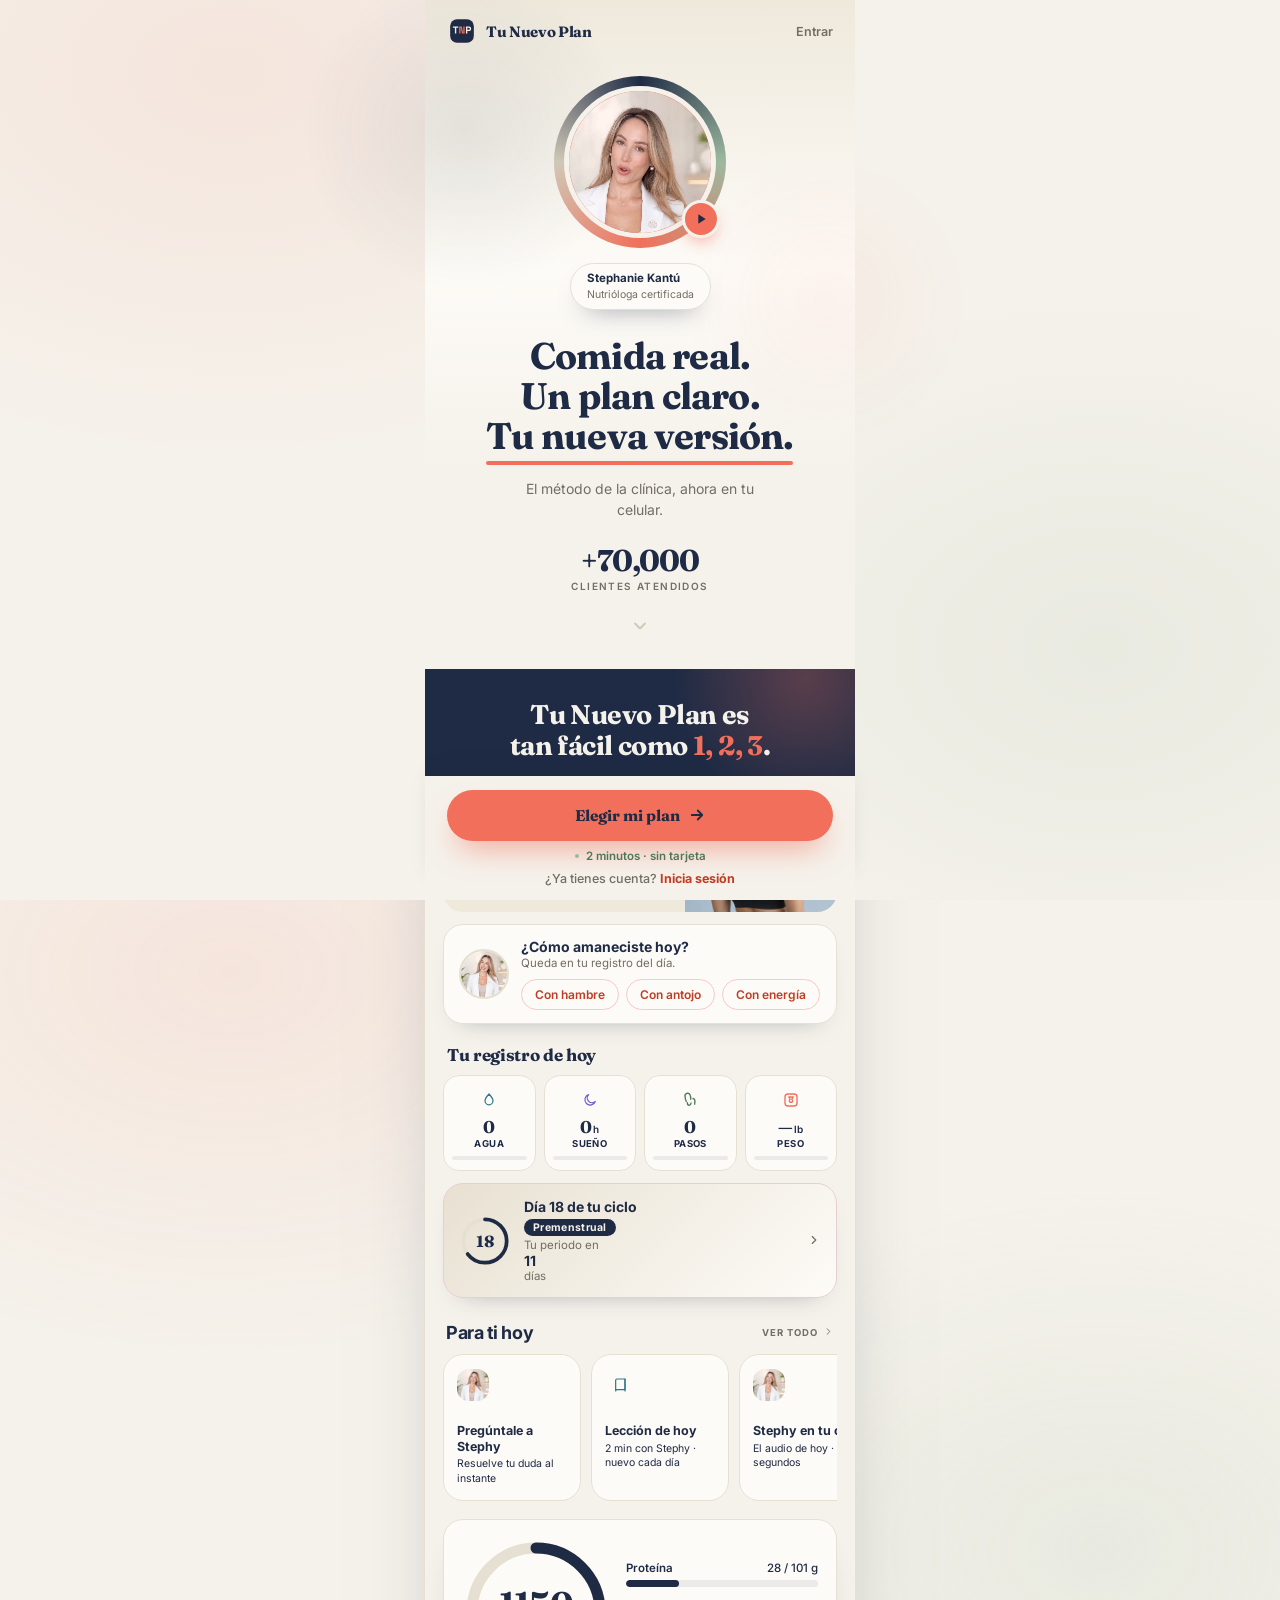
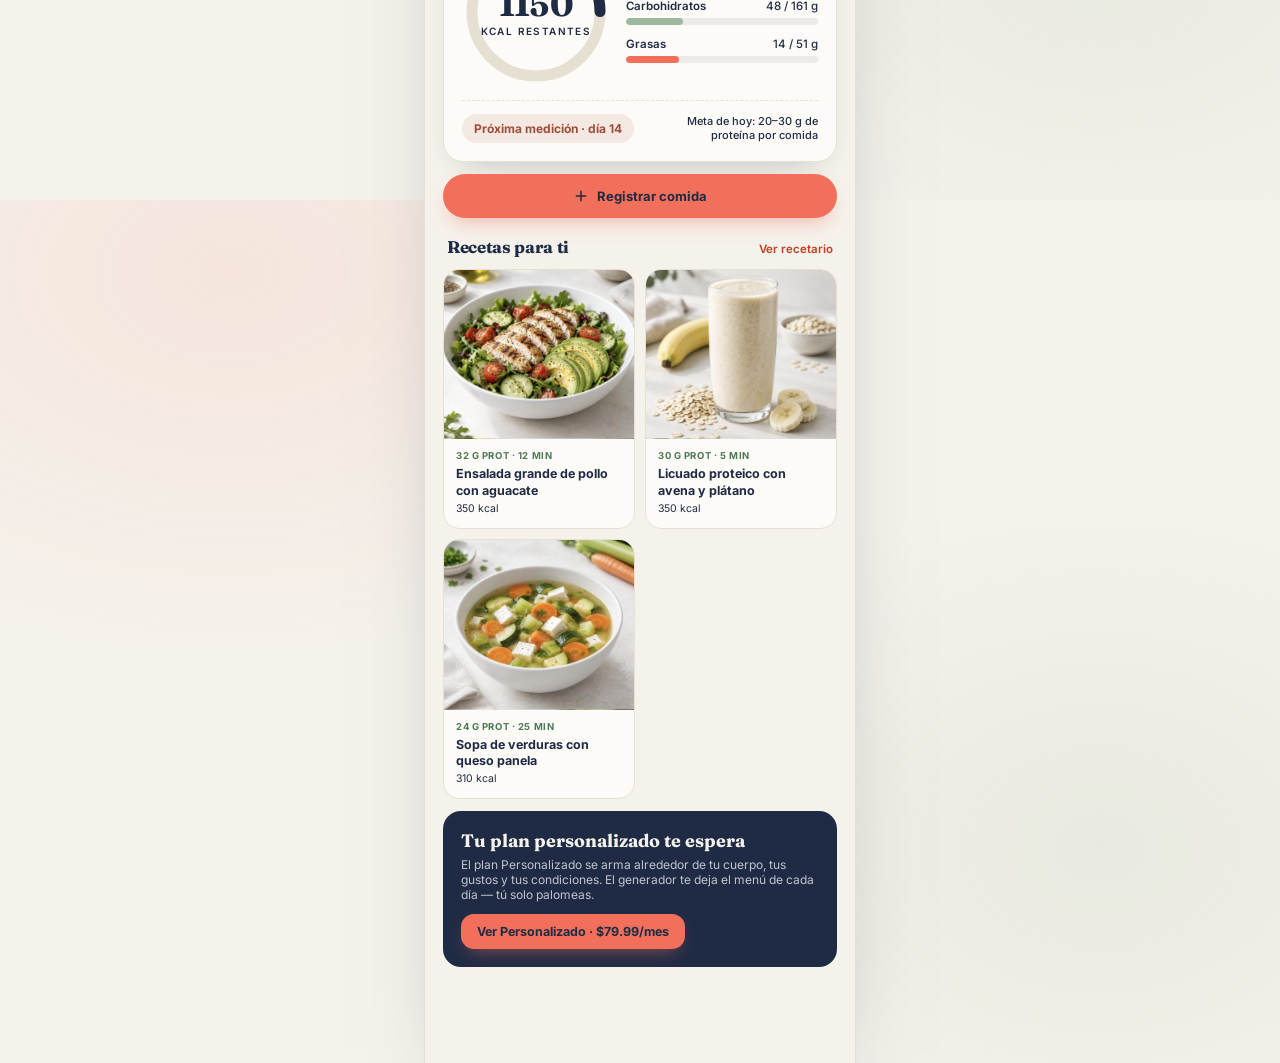
<file: tnp-app-github/index.html>
<!DOCTYPE html>
<html lang="es">
<head>
<meta charset="UTF-8">
<meta name="viewport" content="width=device-width, initial-scale=1.0, maximum-scale=1, user-scalable=no">
<meta name="theme-color" content="var(--papel)">
<meta name="apple-mobile-web-app-capable" content="yes">
<meta name="apple-mobile-web-app-title" content="TNP">
<link rel="manifest" href="manifest.webmanifest">
<link rel="apple-touch-icon" sizes="180x180" href="/apple-touch-icon.png">
<title>TNP · Tu Nuevo Plan</title>
<link rel="preconnect" href="https://fonts.googleapis.com">
<link rel="preconnect" href="https://fonts.gstatic.com" crossorigin>
<link href="https://fonts.googleapis.com/css2?family=Fraunces:opsz,wght@9..144,500;9..144,600;9..144,700&family=Inter:wght@400;500;600;700&family=Space+Grotesk:wght@700&display=swap" rel="stylesheet">
<style>
  :root{
    /* ===== PALETA OFICIAL TNP =====
       Fuente: manual de marca, brandsheet de produccion, design system y
       branding kit — los cuatro coinciden. Proporcion por pantalla:
       ~60% papel · 25% tinta · 8% coral · resto salvia/oro.
       El coral es ACENTO: nunca fondo grande. El fondo es papel, nunca blanco. */
    --papel:#F5F2EB;     /* fondo */
    --crema:#FDFBF7;     /* superficie elevada (tarjetas) */
    --tinta:#1F2B45;     /* texto y fondos oscuros */
    --coral:#F2705B;     /* accion / CTA / la N del logo */
    --salvia:#9DB89F;    /* salud y exito — valor de marca, para RELLENOS */
    --oro:#C9A96A;       /* detalle premium — valor de marca, para RELLENOS */
    --navy:#1F2B45;      /* lo institucional es la tinta */
    --borde:#E5E0D2; --gris-l:#CFC8B7;
    --gris:#736E63;      /* secundario CALIDO y legible (4.5:1 sobre papel) */
    --sup:#FDFBF7;
    --sombra:31,43,69;
    /* Versiones de TEXTO de los acentos. Medidas, no elegidas a ojo: el coral
       de marca sobre papel da 2.6:1 y no se puede leer. Como relleno va el
       color de marca; como texto, estas. */
    --coral-tx:#C13C22;  /* 4.65:1 sobre papel, 4.5:1 sobre su propio tinte */
    --salvia-tx:#567758; /* 4.50:1 */
    --oro-tx:#876A31;    /* 4.54:1 */
    /* Un acento por FEATURE (el design system los pide para que no se vea todo
       igual). Lo que el bible prohibe es un color por PLAN, no por feature.
       Todos ajustados para leerse sobre papel. */
    --sage:#4E7855;      /* progreso / cumplido */
    --teal:#2D7885;      /* escaneo */
    --glp:#6D5BD0;       /* acompanamiento GLP-1 */
    --rosewood:#B24D6D;  /* videos */
    --terracota:#9F4E39; /* asesoria */
    --oro-l:#8B6936;     /* leccion */
    --rosa:#AE4A6E;      /* ciclo */
    /* fondos suaves: eran azulados y enfriaban toda la app */
    --blush:#EFE9DC; --blush2:#E8E1D2; --durazno:#F0DCC9;
    --serif:'Fraunces',Georgia,'Times New Roman',serif;
    --sans:'Inter',system-ui,-apple-system,sans-serif;
    --logo:'Space Grotesk',var(--sans);
  }
  *{margin:0;padding:0;box-sizing:border-box;-webkit-tap-highlight-color:transparent}
  html,body{height:100%}
  body{background:var(--papel);color:var(--tinta);font-family:var(--sans);-webkit-font-smoothing:antialiased}
  #app{max-width:430px;margin:0 auto;min-height:100dvh;display:flex;flex-direction:column;position:relative;background:var(--papel)}

  /* ===== La app en pantalla grande =====
     Esto es una PWA de celular: la columna mide 430px y asi se queda. Lo que
     cambia es el alrededor. Antes era gris plano a los lados y parecia un
     error de maquetacion; ahora es un campo calido con la columna montada
     encima, para que se lea como decision.
     No se usa margen vertical a proposito: la barra de abajo va position:fixed
     pegada al viewport, asi que si la columna flotara, la barra se despegaria. */
  @media(min-width:860px){
    body{background:
      radial-gradient(900px 620px at 18% 8%, rgba(242,112,91,.10), transparent 62%),
      radial-gradient(760px 560px at 86% 72%, rgba(157,184,159,.14), transparent 64%),
      var(--papel)}
    body::before{content:"";position:fixed;inset:0;pointer-events:none;z-index:0;
      background:radial-gradient(1200px 800px at 50% 0%, rgba(253,251,247,.55), transparent 70%)}
    #app{box-shadow:0 0 0 1px var(--borde), 0 40px 90px -50px rgba(var(--sombra),.5);
      z-index:1}
    .nav{box-shadow:-1px 0 0 var(--borde), 1px 0 0 var(--borde),
      0 -18px 40px -34px rgba(var(--sombra),.6)}
    /* las pantallas completas (bienvenida, cuestionario, cuenta, ciclo) ya
       centran su contenido: solo se les calienta el fondo igual que al resto */
    #welcome,#onb,#acceso,#cycle{background:transparent}
    #welcome::before,#onb::before,#acceso::before,#cycle::before{
      content:"";position:absolute;inset:0;z-index:-1;background:
        radial-gradient(900px 620px at 18% 8%, rgba(242,112,91,.10), transparent 62%),
        radial-gradient(760px 560px at 86% 72%, rgba(157,184,159,.14), transparent 64%),
        var(--papel)}
  }
  main{flex:1;padding:14px 18px 96px}
  .view{display:none;animation:fade .34s cubic-bezier(.22,.9,.3,1)}
  .view.on{display:block}
  @keyframes fade{from{opacity:0;transform:translateY(10px) scale(.994)}to{opacity:1;transform:none}}
  h2{font-family:var(--serif);font-weight:700;letter-spacing:-0.022em}

  /* HOY */
  .hello{display:flex;justify-content:space-between;align-items:center;padding:8px 4px 2px}
  .hello h2{font-size:24px}
  .hello .sub{font-size:12px;font-weight:500;color:color-mix(in srgb,var(--tinta) 68%,var(--papel));margin-top:3px}
  .hello .sub b{color:var(--coral-tx);font-weight:700}
  .avatar{width:42px;height:42px;border-radius:50%;background:var(--tinta);color:var(--papel);display:flex;align-items:center;justify-content:center;font-family:var(--serif);font-weight:700;font-size:15px;position:relative;flex:none}
  .avatar::after{content:"";position:absolute;inset:-3px;border-radius:50%;border:2px solid var(--oro);opacity:.7}
  .week{display:flex;justify-content:space-between;margin:16px 2px 6px}
  .day{display:flex;flex-direction:column;align-items:center;gap:6px;font-size:10px;font-weight:600;letter-spacing:.08em;color:color-mix(in srgb,var(--tinta) 68%%,var(--papel))}
  .day .n{width:36px;height:36px;border-radius:50%;display:flex;align-items:center;justify-content:center;font-size:13px;font-weight:600;color:var(--tinta);background:var(--crema);border:1px solid var(--borde)}
  .day.done .n{background:color-mix(in srgb,var(--salvia) 26%,var(--crema));border-color:color-mix(in srgb,var(--salvia) 55%,var(--crema));color:var(--sage)}
  .day.today .n{background:var(--coral);border-color:var(--coral-tx);color:var(--tinta);box-shadow:0 6px 14px -4px rgba(242,112,91,.55)}
  .day.today{color:var(--coral-tx)}
  .card{background:var(--crema);border:1px solid var(--borde);border-radius:20px;padding:18px;margin-top:14px;position:relative;box-shadow:0 18px 34px -22px rgba(31,43,69,.32)}
  .hero{display:flex;gap:16px;align-items:center}
  .ringbox{position:relative;width:148px;height:148px;flex:none}
  .ringbox svg{transform:rotate(-90deg)}
  .ringlbl{position:absolute;inset:0;display:flex;flex-direction:column;align-items:center;justify-content:center;text-align:center}
  .ringlbl .big{font-family:var(--serif);font-weight:700;font-size:34px;letter-spacing:-0.022em;line-height:1}
  .ringlbl .cap{font-size:10px;font-weight:600;letter-spacing:.14em;text-transform:uppercase;color:color-mix(in srgb,var(--tinta) 68%%,var(--crema));margin-top:4px}
  .macros{flex:1;display:flex;flex-direction:column;gap:12px}
  .macro .top{display:flex;justify-content:space-between;font-size:11.5px;font-weight:600;margin-bottom:5px}
  .macro .top span:last-child{font-weight:500;color:color-mix(in srgb,var(--tinta) 68%%,var(--crema))}
  .bar{height:7px;border-radius:99px;background:color-mix(in srgb,var(--tinta) 8%,var(--crema));overflow:hidden}
  .bar i{display:block;height:100%;border-radius:99px;transition:width .4s}
  .heroFoot{display:flex;align-items:center;justify-content:space-between;margin-top:14px;padding-top:13px;border-top:1px dashed var(--borde);gap:8px}
  .streak{display:inline-flex;align-items:center;gap:7px;font-size:12px;font-weight:700;color:var(--terracota);background:color-mix(in srgb,var(--terracota) 11%,var(--crema));border-radius:99px;padding:7px 12px;white-space:nowrap}
  .heroFoot .meta{font-size:11px;color:color-mix(in srgb,var(--tinta) 68%%,var(--crema));font-weight:500;text-align:right}
  .quick{display:flex;gap:10px;margin-top:12px}
  .btn{flex:1;display:flex;align-items:center;justify-content:center;gap:8px;font-size:13px;font-weight:700;border-radius:999px;padding:14px 10px;border:none;font-family:var(--sans);cursor:pointer}
  .btn.solid{background:var(--coral);color:var(--tinta);box-shadow:0 10px 20px -8px rgba(242,112,91,.5)}
  .btn.ghost{background:var(--crema);border:1.5px solid color-mix(in srgb,var(--teal) 45%,var(--crema));color:var(--teal)}
  .btn:active{transform:scale(.98)}
  .secT{display:flex;justify-content:space-between;align-items:baseline;margin:20px 4px 10px}
  .secT h3{font-family:var(--serif);font-weight:700;font-size:17px;letter-spacing:-0.02em}
  .secT a{font-size:11.5px;font-weight:600;color:var(--coral-tx);text-decoration:none;cursor:pointer}
  .insights{display:flex;gap:10px;overflow-x:auto;padding-bottom:4px;scrollbar-width:none}
  .insights::-webkit-scrollbar{display:none}
  .ins{flex:none;width:138px;border-radius:20px;padding:14px 13px;border:1px solid transparent;cursor:pointer}
  .ins .ic{width:32px;height:32px;border-radius:12px;background:var(--crema);display:flex;align-items:center;justify-content:center;margin-bottom:22px}
  .ins h4{font-size:12.5px;font-weight:700;line-height:1.25;margin-bottom:3px}
  .ins p{font-size:10.5px;line-height:1.35;color:color-mix(in srgb,var(--tinta) 68%%,var(--crema))}
  .ins.a{background:var(--crema);border-color:var(--borde)}
  .ins.a .ic{color:var(--rosewood)}
  .ins.b{background:var(--crema);border-color:var(--borde)}
  .ins.b .ic{color:var(--teal)}
  .ins.c{background:var(--crema);border-color:var(--borde)}
  .ins.c .ic{color:var(--oro-tx)}
  .meals{margin-top:4px}
  .meal{display:flex;align-items:center;gap:12px;background:var(--crema);border:1px solid var(--borde);border-radius:20px;padding:13px 14px;margin-top:9px;cursor:pointer;box-shadow:0 10px 20px -18px rgba(31,43,69,.35)}
  .meal .st{width:34px;height:34px;border-radius:50%;flex:none;display:flex;align-items:center;justify-content:center}
  .meal.done .st{background:color-mix(in srgb,var(--salvia) 25%,var(--crema));color:var(--sage)}
  .meal.next .st{background:color-mix(in srgb,var(--coral) 14%,var(--crema));color:var(--coral-tx)}
  .meal.later .st{background:color-mix(in srgb,var(--tinta) 7%,var(--crema));color:color-mix(in srgb,var(--tinta) 68%%,var(--crema))}
  .meal .tx{flex:1;min-width:0}
  .meal .tx b{display:block;font-size:13px;font-weight:700}
  .meal .tx span{font-size:11px;color:color-mix(in srgb,var(--tinta) 68%%,var(--crema))}
  .meal .tx span em{font-style:normal;font-weight:600;color:var(--sage)}
  .meal .cta{font-size:11px;font-weight:700;color:var(--coral-tx);white-space:nowrap}
  .meal .chev{color:color-mix(in srgb,var(--tinta) 68%%,var(--crema))}
  /* upgrade CTA (nivel app) */
  .upCard{background:var(--tinta);color:var(--papel);border-radius:18px;padding:18px;margin-top:12px}
  .upCard h4{font-family:var(--serif);font-size:18px;font-weight:700;color:var(--papel)}
  .upCard p{font-size:12px;color:rgba(255,255,255,.72);margin:5px 0 12px}
  .upBtn{background:var(--coral);color:var(--tinta);border:none;border-radius:13px;font-weight:700;font-size:12.5px;padding:10px 16px;font-family:var(--sans);cursor:pointer;box-shadow:0 8px 18px -8px rgba(242,112,91,.6)}

  /* nav */
  .nav{position:fixed;bottom:0;left:50%;transform:translateX(-50%);width:100%;max-width:430px;display:flex;justify-content:space-around;align-items:center;background:var(--crema);border-top:1px solid var(--borde);padding:11px 8px calc(14px + env(safe-area-inset-bottom));z-index:50}
  .nav button{display:flex;flex-direction:column;align-items:center;gap:4px;font-size:9.5px;font-weight:600;letter-spacing:.04em;color:color-mix(in srgb,var(--tinta) 68%%,var(--crema));background:none;border:none;font-family:var(--sans);cursor:pointer}
  .nav button.on{color:var(--coral-tx)}
  .nav button i{width:4px;height:4px;border-radius:50%;background:transparent}
  .nav button.on i{background:var(--coral)}
  .navHidden{position:absolute;width:0;height:0;opacity:0;pointer-events:none;border:none;background:none;padding:0}

  /* PLAN */
  .vhead{padding:8px 4px 2px}
  .vhead h2{font-size:24px}
  .vhead .sub{font-size:12px;font-weight:500;color:color-mix(in srgb,var(--tinta) 68%,var(--papel));margin-top:3px}
  .seg{display:flex;background:var(--crema);border:1px solid var(--borde);border-radius:14px;padding:4px;margin-top:12px}
  .seg button{flex:1;border:none;background:none;font-family:var(--sans);font-size:12.5px;font-weight:700;padding:9px;border-radius:10px;color:color-mix(in srgb,var(--tinta) 68%%,var(--crema));cursor:pointer}
  .seg button.on{background:var(--tinta);color:var(--papel)}
  .pday{background:var(--crema);border:1px solid var(--borde);border-radius:18px;margin-top:10px;overflow:hidden}
  .pday summary{list-style:none;display:flex;align-items:center;justify-content:space-between;padding:14px 16px;font-weight:700;font-size:14px;cursor:pointer}
  .pday summary::-webkit-details-marker{display:none}
  .pday summary .kc{font-size:11px;font-weight:600;color:color-mix(in srgb,var(--tinta) 68%%,var(--crema))}
  .pday[open] summary{border-bottom:1px solid var(--borde)}
  .prow{display:flex;gap:11px;align-items:center;padding:10px 14px;border-top:1px dashed color-mix(in srgb,var(--borde) 60%,var(--crema))}
  .prow:first-of-type{border-top:none}
  .prow .t{font-size:9.5px;font-weight:700;letter-spacing:.06em;text-transform:uppercase;color:var(--tinta);background:var(--salvia);border-radius:99px;padding:3px 8px;flex:none;min-width:70px;text-align:center}
  .prow .n{font-size:12.5px;flex:1}
  .prow .m{font-size:10.5px;color:color-mix(in srgb,var(--tinta) 68%%,var(--crema));white-space:nowrap}
  .prow .sw{font-size:10px;font-weight:700;color:var(--coral-tx);cursor:pointer;white-space:nowrap}
  .planbtns{display:flex;gap:10px;margin-top:14px}
  /* recetario */
  .chips{display:flex;gap:7px;flex-wrap:wrap;margin-top:12px}
  .fchip{font-size:11.5px;font-weight:700;background:var(--crema);border:1.5px solid var(--borde);border-radius:99px;padding:7px 13px;color:color-mix(in srgb,var(--tinta) 68%%,var(--crema));cursor:pointer;font-family:var(--sans)}
  .fchip.on{border-color:var(--coral-tx);color:var(--coral-tx);background:color-mix(in srgb,var(--coral) 8%,var(--crema))}
  .rgrid{display:grid;grid-template-columns:1fr 1fr;gap:10px;margin-top:12px}
  .rcard{background:var(--crema);border:1px solid var(--borde);border-radius:16px;padding:13px;cursor:pointer}
  .rcard .rt{font-size:9.5px;font-weight:700;letter-spacing:.06em;text-transform:uppercase;color:var(--sage);margin-bottom:5px}
  .rcard h4{font-size:12.5px;font-weight:700;line-height:1.3}
  .rcard p{font-size:10.5px;color:color-mix(in srgb,var(--tinta) 68%%,var(--crema));margin-top:3px}

  /* RETOS */
  .retoHero{background:var(--tinta);color:var(--papel);border-radius:20px;padding:20px;margin-top:14px}
  .retoHero .wk{font-size:10px;font-weight:700;letter-spacing:.14em;text-transform:uppercase;color:var(--coral-tx)}
  .retoHero h3{font-family:var(--serif);font-weight:700;font-size:22px;letter-spacing:-0.02em;margin:6px 0 4px;color:var(--papel)}
  .retoHero p{font-size:12.5px;color:rgba(255,255,255,.72)}
  .retoHero .prog{height:8px;border-radius:99px;background:rgba(255,255,255,.15);margin-top:14px;overflow:hidden}
  .retoHero .prog i{display:block;height:100%;width:57%;background:var(--coral);border-radius:99px}
  .retoHero .plabel{display:flex;justify-content:space-between;font-size:10.5px;margin-top:7px;color:rgba(255,255,255,.6)}
  /* PLAN VIVO — hero de la pestaña Plan */
  .planHero{position:relative;overflow:hidden;border-radius:20px;padding:22px 20px 20px;margin-top:14px;color:var(--papel);box-shadow:0 22px 44px -26px rgba(var(--sombra),.6)}
  .planHero::before{content:"";position:absolute;width:190px;height:190px;border-radius:50%;background:rgba(255,255,255,.16);top:-78px;right:-46px;filter:blur(4px);pointer-events:none}
  .planHero::after{content:"";position:absolute;width:130px;height:130px;border-radius:50%;background:rgba(255,255,255,.10);bottom:-56px;left:-34px;pointer-events:none}
  .planHero .ph-top{position:relative;display:flex;align-items:center;gap:14px}
  .planHero .ph-ic{width:52px;height:52px;flex:none;border-radius:16px;background:rgba(255,255,255,.18);border:1px solid rgba(255,255,255,.32);display:flex;align-items:center;justify-content:center}
  .planHero .ph-ic svg{width:26px;height:26px;color:var(--papel)}
  .planHero .eyebrow{font-size:10px;font-weight:700;letter-spacing:.16em;text-transform:uppercase;color:rgba(255,255,255,.78)}
  .planHero h2{font-family:var(--serif);font-weight:700;font-size:27px;line-height:1;letter-spacing:-0.02em;margin:4px 0 0;color:var(--papel)}
  .planHero .live{position:relative;display:inline-flex;align-items:center;gap:8px;margin-top:13px;background:rgba(255,255,255,.17);border:1px solid rgba(255,255,255,.34);border-radius:999px;padding:6px 14px;font-size:11px;font-weight:800;letter-spacing:.04em;color:var(--papel)}
  .planHero .live .dot{width:8px;height:8px;border-radius:50%;background:var(--crema);animation:pvivo 1.8s ease-out infinite}
  @keyframes pvivo{0%{box-shadow:0 0 0 0 rgba(255,255,255,.55)}70%{box-shadow:0 0 0 9px rgba(255,255,255,0)}100%{box-shadow:0 0 0 0 rgba(255,255,255,0)}}
  .planHero .ph-sub{position:relative;font-size:12.5px;line-height:1.5;color:rgba(255,255,255,.88);margin-top:13px;max-width:36ch}
  .planHero .ph-stats{position:relative;display:flex;gap:8px;margin-top:15px}
  .planHero .ph-stat{flex:1;background:rgba(255,255,255,.14);border:1px solid rgba(255,255,255,.24);border-radius:13px;padding:9px 8px;text-align:center}
  .planHero .ph-stat b{display:block;font-family:var(--serif);font-weight:700;font-size:17px;line-height:1}
  .planHero .ph-stat span{display:block;font-size:9px;font-weight:700;letter-spacing:.06em;text-transform:uppercase;color:rgba(255,255,255,.72);margin-top:3px}
  .retoBtn{margin-top:14px;width:100%;background:var(--coral);border:none;color:var(--tinta);font-weight:700;font-size:13px;border-radius:14px;padding:12px;font-family:var(--sans);cursor:pointer;box-shadow:0 8px 18px -8px rgba(242,112,91,.6)}
  .rrow{display:flex;align-items:center;gap:12px;background:var(--crema);border:1px solid var(--borde);border-radius:16px;padding:11px 14px;margin-top:9px}
  .rrow .pos{width:30px;height:30px;border-radius:10px;display:flex;align-items:center;justify-content:center;font-family:var(--sans);font-weight:700;font-size:13px;flex:none;background:color-mix(in srgb,var(--tinta) 7%,var(--crema))}
  .rrow.top1 .pos{background:color-mix(in srgb,var(--oro) 30%,var(--crema));color:color-mix(in srgb,var(--oro) 80%,var(--tinta))}
  .rrow .nm{flex:1;font-size:13px;font-weight:600}
  .rrow .nm span{display:block;font-size:10.5px;font-weight:500;color:color-mix(in srgb,var(--tinta) 68%%,var(--crema))}
  .rrow .pts{font-size:12.5px;font-weight:700;color:var(--sage)}
  .rrow.me{border-color:var(--coral-tx);box-shadow:0 8px 18px -12px rgba(242,112,91,.5)}
  .logro{display:flex;gap:11px;background:var(--crema);border:1px solid var(--borde);border-radius:16px;padding:12px 14px;margin-top:9px;font-size:12px}
  .logro .av2{width:32px;height:32px;border-radius:50%;background:color-mix(in srgb,var(--salvia) 30%,var(--crema));color:var(--sage);display:flex;align-items:center;justify-content:center;font-family:var(--serif);font-weight:700;flex:none}
  .logro p{color:color-mix(in srgb,var(--tinta) 70%,var(--crema));line-height:1.4}
  .logro b{color:var(--tinta)}
  .logro .like{font-size:10.5px;font-weight:700;color:var(--coral-tx);cursor:pointer;white-space:nowrap;align-self:center}
  /* videos */
  .vrow{display:flex;gap:12px;background:var(--crema);border:1px solid var(--borde);border-radius:16px;padding:12px;margin-top:9px;cursor:pointer;align-items:center}
  .vrow .th{width:56px;height:56px;border-radius:13px;background:color-mix(in srgb,var(--rosewood) 14%,var(--crema));color:var(--rosewood);display:flex;align-items:center;justify-content:center;flex:none}
  .vrow b{font-size:13px;display:block}
  .vrow span{font-size:11px;color:color-mix(in srgb,var(--tinta) 68%%,var(--crema))}
  .vrow .badge{margin-left:auto;font-size:9px;font-weight:700;letter-spacing:.06em;text-transform:uppercase;background:color-mix(in srgb,var(--rosewood) 14%,var(--crema));color:var(--rosewood);border-radius:99px;padding:3px 8px;white-space:nowrap}

  /* TIENDA */
  .kitCard{border-radius:20px;padding:20px;margin-top:14px;background:var(--tinta);color:var(--papel)}
  .kitCard .tag{font-size:9.5px;font-weight:700;letter-spacing:.14em;text-transform:uppercase;background:var(--coral);color:var(--tinta);border-radius:99px;padding:4px 10px}
  .kitCard h3{font-family:var(--serif);font-size:24px;margin:10px 0 4px;color:var(--papel)}
  .kitCard p{font-size:12.5px;color:rgba(255,255,255,.72);max-width:250px}
  .kitCard .pr{font-family:var(--serif);font-weight:700;font-size:26px;margin-top:10px;color:var(--papel)}
  .kitCard .pr small{font-size:12px;font-family:var(--sans);font-weight:500;color:rgba(255,255,255,.6)}
  .kitBtn{display:inline-block;margin-top:12px;background:var(--coral);color:var(--tinta);font-weight:700;font-size:13px;border-radius:14px;padding:11px 20px;border:none;font-family:var(--sans);cursor:pointer;box-shadow:0 10px 20px -8px rgba(242,112,91,.5)}
  .savRow{display:flex;align-items:center;justify-content:space-between;background:var(--crema);border:1px solid var(--borde);border-radius:16px;padding:12px 16px;margin-top:12px;font-size:12.5px;font-weight:600}
  .tog{width:44px;height:26px;border-radius:99px;background:color-mix(in srgb,var(--tinta) 12%,var(--crema));position:relative;cursor:pointer;transition:.2s;flex:none}
  .tog::after{content:"";position:absolute;top:3px;left:3px;width:20px;height:20px;border-radius:50%;background:var(--crema);box-shadow:0 2px 6px rgba(31,43,69,.25);transition:.2s}
  .tog.on{background:var(--sage)}
  .tog.on::after{left:21px}
  .prods{display:grid;grid-template-columns:1fr 1fr;gap:10px;margin-top:12px}
  .prod{background:var(--crema);border:1px solid var(--borde);border-radius:18px;padding:14px;position:relative}
  .prod .sw2{width:34px;height:34px;border-radius:12px;margin-bottom:10px;display:flex;align-items:center;justify-content:center;color:var(--papel);font-family:var(--sans);font-weight:700;font-size:14px}
  .prod .pimg{width:100%;aspect-ratio:1;border-radius:14px;overflow:hidden;background:color-mix(in srgb,var(--blush) 40%,var(--crema));margin-bottom:10px;display:flex;align-items:center;justify-content:center}
  .prod .pimg img{width:100%;height:100%;object-fit:cover;display:block}
  .prod h4{font-size:13.5px;font-weight:700}
  .prod p{font-size:10.5px;color:color-mix(in srgb,var(--tinta) 68%%,var(--crema));margin:2px 0 8px}
  .prod .pfoot{display:flex;align-items:center;justify-content:space-between}
  .prod .pp{font-family:var(--serif);font-weight:700;font-size:16px}
  .prod .pp s{font-size:11px;color:color-mix(in srgb,var(--tinta) 68%%,var(--crema));font-weight:400;margin-right:3px}
  .prod .add{font-size:10.5px;font-weight:700;color:var(--coral-tx);cursor:pointer}
  .prod .sub{position:absolute;top:12px;right:12px;font-size:8.5px;font-weight:700;letter-spacing:.06em;text-transform:uppercase;background:color-mix(in srgb,var(--salvia) 22%,var(--crema));color:#41653F;padding:3px 7px;border-radius:99px}
  .fda{font-size:9.5px;line-height:1.5;color:color-mix(in srgb,var(--tinta) 68%%,var(--papel));margin-top:16px;padding-top:12px;border-top:1px solid var(--borde)}

  /* PERFIL */
  .pcard{display:flex;align-items:center;gap:14px;background:var(--crema);border:1px solid var(--borde);border-radius:20px;padding:18px;margin-top:14px}
  .pcard .avatar{width:54px;height:54px;font-size:19px}
  .pcard h3{font-family:var(--serif);font-size:19px;font-weight:700}
  .lvl{display:inline-flex;font-size:10px;font-weight:700;letter-spacing:.08em;text-transform:uppercase;background:color-mix(in srgb,var(--oro) 25%,var(--crema));color:#80642E;border-radius:99px;padding:4px 10px;margin-top:4px}
  .prow2{display:flex;justify-content:space-between;align-items:center;background:var(--crema);border:1px solid var(--borde);border-radius:16px;padding:13px 16px;margin-top:9px;font-size:13px;font-weight:600;gap:10px}
  .prow2 span:last-child{font-weight:500;font-size:12px;color:color-mix(in srgb,var(--tinta) 68%%,var(--crema));text-align:right}
  .progcard{background:var(--crema);border:1px solid var(--borde);border-radius:20px;padding:16px;margin-top:9px}
  .progcard .top{display:flex;justify-content:space-between;font-size:12px;font-weight:600;margin-bottom:7px}
  .progcard .top span:last-child{color:var(--sage)}
  .progcard .bar{height:8px}
  .progcard .bar i{background:var(--sage)}
  .pnote{font-size:10.5px;color:color-mix(in srgb,var(--tinta) 68%%,var(--papel));margin-top:8px}
  .demoRow{display:flex;gap:7px;margin-top:10px}
  .demoRow .fchip{flex:1;text-align:center}

  /* sheet + toast */
  .sheetBg{position:fixed;inset:0;background:rgba(31,43,69,.45);z-index:120;display:none;align-items:flex-end;justify-content:center}
  .sheetBg.on{display:flex}
  .sheet{background:var(--papel);border-radius:20px 26px 0 0;width:100%;max-width:430px;padding:22px 20px calc(24px + env(safe-area-inset-bottom));animation:up .28s;max-height:80dvh;overflow-y:auto}
  @keyframes up{from{transform:translateY(40px);opacity:0}to{transform:none;opacity:1}}
  .sheet h3{font-family:var(--serif);font-weight:700;font-size:20px;letter-spacing:-0.02em;margin-bottom:4px}
  .sheet .sm{font-size:12px;color:color-mix(in srgb,var(--tinta) 68%%,var(--papel));margin-bottom:12px}
  .sheet ul{list-style:none;margin:10px 0}
  .sheet ul li{font-size:13px;padding:7px 0 7px 18px;position:relative;border-top:1px dashed var(--borde)}
  .sheet ul li:first-child{border-top:none}
  .sheet ul li::before{content:"";position:absolute;left:0;top:14px;width:6px;height:6px;border-radius:50%;background:var(--coral)}
  #toast{position:fixed;left:50%;transform:translateX(-50%) translateY(20px);bottom:104px;background:var(--tinta);color:var(--papel);font-size:12.5px;font-weight:600;border-radius:99px;padding:10px 18px;opacity:0;transition:.3s;z-index:130;pointer-events:none;white-space:nowrap}
  #toast.on{opacity:1;transform:translateX(-50%) translateY(0)}

  /* ONBOARDING */
  #onb,#acceso{position:fixed;inset:0;background:var(--papel);z-index:100;display:none;justify-content:center;overflow-y:auto;-webkit-overflow-scrolling:touch}
  #acceso{z-index:120}
  #acceso.on{display:flex}
  .accLink{display:block;text-align:center;margin-top:14px;font-size:13px;font-weight:700;color:var(--navy);cursor:pointer;text-decoration:underline}
  .accNota{font-size:12px;line-height:1.55;color:var(--gris);margin-top:12px}
  .accErr{background:var(--coral-bg,#FBE3DE);color:var(--coral-tx);border-radius:10px;padding:10px 12px;font-size:12.5px;font-weight:600;margin-top:12px}
  #onb.on{display:flex}
  .onbIn{width:100%;max-width:430px;padding:26px 22px calc(26px + env(safe-area-inset-bottom));display:flex;flex-direction:column;min-height:100dvh}
  .onbTop{display:flex;align-items:center;justify-content:space-between}
  .lg{display:flex;flex-direction:column;align-items:center;line-height:1}
  .lg .t{font-family:var(--serif);font-weight:700;letter-spacing:-0.022em;font-size:20px;color:var(--tinta)}
  .lg .f{width:24px;height:2.6px;border-radius:99px;background:var(--coral);margin:3px 0 2.5px}
  .lg .s{font-size:5.6px;font-weight:600;letter-spacing:.42em;color:var(--tinta);text-indent:.42em}
  .onbTop a{font-size:11.5px;font-weight:600;color:color-mix(in srgb,var(--tinta) 68%%,var(--crema));cursor:pointer;text-decoration:underline;text-underline-offset:3px}
  .dots{display:flex;gap:6px;justify-content:center;margin:18px 0 8px}
  .dots i{width:7px;height:7px;border-radius:50%;background:var(--borde)}
  .dots i.on{background:var(--coral);width:20px;border-radius:99px}
  .onbStep{flex:1;display:flex;flex-direction:column;justify-content:flex-start;padding-top:6px;padding-bottom:28px}
  .onbStep .k{font-size:11px;font-weight:800;letter-spacing:.16em;text-transform:uppercase;color:var(--coral-tx);margin-bottom:8px}
  .onbStep h1{font-family:var(--serif);font-weight:700;font-size:clamp(26px,7vw,32px);letter-spacing:-0.022em;line-height:1.12;margin-bottom:8px}
  .onbStep .d{font-size:13.5px;color:color-mix(in srgb,var(--tinta) 68%,var(--papel));margin-bottom:18px}
  .opt{display:flex;align-items:center;gap:12px;background:var(--crema);border:1.5px solid var(--borde);border-radius:16px;padding:14px 16px;margin-top:9px;cursor:pointer;font-size:14px;font-weight:600}
  .opt .sw3{width:12px;height:12px;border-radius:4px;flex:none}
  .opt.on{border-color:var(--coral-tx);box-shadow:0 8px 18px -12px rgba(242,112,91,.5)}
  .opt small{display:block;font-size:11px;font-weight:500;color:color-mix(in srgb,var(--tinta) 68%%,var(--crema))}
  .inRow{display:flex;gap:10px;margin-top:9px}
  .inp{flex:1;background:var(--crema);border:1.5px solid var(--borde);border-radius:14px;padding:12px 14px}
  .inp label{display:block;font-size:10px;font-weight:700;letter-spacing:.08em;text-transform:uppercase;color:color-mix(in srgb,var(--tinta) 68%%,var(--crema));margin-bottom:3px}
  .inp input{border:none;background:none;font-family:var(--serif);font-size:20px;font-weight:700;letter-spacing:-0.02em;width:100%;color:var(--tinta);outline:none}
  .inp input::placeholder{color:color-mix(in srgb,var(--tinta) 68%%,var(--crema));font-weight:500}
  .inp select{border:none;background:none;font-family:var(--serif);font-size:19px;font-weight:600;width:100%;color:var(--tinta);outline:none;appearance:none;-webkit-appearance:none;padding:0}
  .uSeg{display:inline-flex;gap:4px;margin-left:8px;vertical-align:middle}
  .uNote{margin-left:6px;font-size:10px;font-weight:600;letter-spacing:.06em;text-transform:uppercase;color:color-mix(in srgb,var(--tinta) 68%%,var(--crema))}
  .ftin{display:flex;align-items:baseline;gap:12px}
  .ftin span{display:inline-flex;align-items:baseline;gap:1px}
  .ftin input{width:2.2ch;min-width:0;flex:none;text-align:left}
  .ftin i{font-style:normal;font-size:16px;font-weight:600;color:color-mix(in srgb,var(--tinta) 68%%,var(--crema))}
  .uSeg b{cursor:pointer;font-weight:700;font-size:10px;padding:2px 8px;border-radius:99px;border:1px solid var(--borde);color:color-mix(in srgb,var(--tinta) 68%%,var(--crema));letter-spacing:.02em}
  .uSeg b.on{background:var(--coral);border-color:var(--coral-tx);color:var(--tinta)}
  .tags{display:flex;gap:7px;flex-wrap:wrap;margin-top:9px}
  .ackBox{margin-top:16px;background:var(--crema);border:1.5px solid var(--borde);border-radius:14px;padding:13px 14px}
  .ackBox label{display:flex;gap:10px;align-items:flex-start;cursor:pointer}
  .ackBox input{appearance:none;-webkit-appearance:none;flex:0 0 20px;width:20px;height:20px;margin:1px 0 0;border:2px solid var(--gris-l);border-radius:6px;background:var(--crema);cursor:pointer;position:relative}
  .ackBox input:checked{background:var(--coral);border-color:var(--coral-tx)}
  .ackBox input:checked::after{content:'';position:absolute;left:5px;top:1px;width:5px;height:10px;border:solid var(--crema);border-width:0 2.5px 2.5px 0;transform:rotate(45deg)}
  .ackBox span{font-size:12px;line-height:1.55;color:var(--gris)}
  .ackBox a{color:var(--navy);font-weight:700;text-decoration:underline}
  .onbBtn{width:100%;background:linear-gradient(180deg,var(--coral),var(--coral));color:var(--tinta);border:none;border-radius:999px;font-family:var(--sans);font-weight:700;font-size:15px;padding:16px;cursor:pointer;box-shadow:0 14px 26px -10px rgba(242,112,91,.55);margin-top:18px}
  .resNums{display:grid;grid-template-columns:1fr 1fr;gap:10px;margin:14px 0}
  .resN{background:var(--crema);border:1px solid var(--borde);border-bottom:4px solid var(--coral);border-radius:16px;padding:16px;text-align:center}
  .resN b{font-family:var(--serif);font-size:26px;font-weight:600;display:block;color:var(--coral-tx)}
  .resN span{font-size:10.5px;font-weight:700;text-transform:uppercase;letter-spacing:.06em;color:color-mix(in srgb,var(--tinta) 68%%,var(--crema))}

  .ins.d{background:var(--crema);border-color:var(--borde)}
  .ins.d .ic{color:var(--terracota)}
  .ins .ic.ph{padding:0;overflow:hidden}
  .ins .ic.ph img{width:100%;height:100%;object-fit:cover}
  .sosBtn{position:fixed;bottom:100px;right:max(14px,calc(50% - 201px));z-index:60;width:56px;height:56px;border-radius:50%;
    background:var(--coral);color:var(--tinta);border:none;font-family:var(--sans);font-weight:800;font-size:13px;letter-spacing:.02em;
    cursor:pointer;box-shadow:0 12px 26px -8px rgba(242,112,91,.65), 0 0 0 6px color-mix(in srgb,var(--coral) 14%,transparent)}
  .sosBtn:active{transform:scale(.94)}
  .sph{width:54px;height:54px;border-radius:50%;object-fit:cover;border:2px solid var(--oro);flex:none}
  .shead{display:flex;gap:12px;align-items:center;margin-bottom:10px}
  .shead h3{margin:0}
  .shead .sm{margin:0}
  .sit{display:flex;gap:7px;flex-wrap:wrap;margin:6px 0 12px}
  .guion{background:var(--crema);border:1px solid var(--borde);border-radius:14px;padding:13px 15px;font-size:13px}
  .guion b{display:block;font-size:11px;letter-spacing:.08em;text-transform:uppercase;color:var(--terracota);margin-bottom:5px}
  .guion ul{margin:0 0 8px}
  .guion .tip{font-size:12px;color:var(--gris,var(--gris));border-top:1px dashed var(--borde);padding-top:8px;color:color-mix(in srgb,var(--tinta) 68%%,var(--crema))}
  .aud{display:flex;align-items:center;gap:12px;background:var(--crema);border:1px solid var(--borde);border-radius:14px;padding:11px 13px;margin-top:8px}
  .aud .pl{width:38px;height:38px;border-radius:50%;background:color-mix(in srgb,var(--rosewood) 14%,var(--crema));color:var(--rosewood);display:flex;align-items:center;justify-content:center;flex:none;cursor:pointer;border:none}
  .aud b{font-size:12.5px;display:block}
  .aud span{font-size:10.5px;color:color-mix(in srgb,var(--tinta) 68%%,var(--crema))}
  .obS{display:flex;align-items:center;gap:13px;background:linear-gradient(135deg,color-mix(in srgb,var(--blush) 55%,var(--crema)),var(--crema));border:1px solid var(--borde);border-radius:20px;padding:13px 15px;margin-bottom:22px;box-shadow:0 18px 36px -30px rgba(var(--sombra),.7)}
  .obS img{width:54px;height:54px;flex:none;border-radius:50%;object-fit:cover;object-position:50% 16%;border:2.5px solid var(--crema);box-shadow:0 8px 16px -10px rgba(var(--sombra),.8)}
  .obS .t{flex:1;min-width:0}
  .obS .t b{display:block;font-size:10px;font-weight:800;letter-spacing:.13em;text-transform:uppercase;color:var(--coral-tx)}
  .obS .t span{display:block;font-size:12.5px;line-height:1.42;color:var(--tinta);font-weight:500;margin-top:4px}
  .withS{display:flex;align-items:center;gap:9px;background:var(--crema);border:1px solid var(--borde);border-radius:99px;padding:6px 14px 6px 6px;font-size:11.5px;font-weight:700;margin-bottom:14px;width:fit-content}
  .withS img{width:28px;height:28px;border-radius:50%;object-fit:cover}

  /* HABITOS */
  .habGrid{display:grid;grid-template-columns:1fr 1fr 1fr 1fr;gap:8px;margin-top:10px}
  .habTile{background:var(--crema);border:1px solid var(--borde);border-radius:16px;padding:11px 8px 10px;text-align:center;cursor:pointer;position:relative}
  .habTile:active{transform:scale(.97)}
  .habIc{width:26px;height:26px;margin:0 auto 5px;display:flex;align-items:center;justify-content:center}
  .habV{font-family:var(--serif);font-weight:700;font-size:17px;line-height:1;color:var(--tinta)}
  .habV small{font-size:10px;font-weight:600;font-family:var(--sans);margin-left:1px;color:color-mix(in srgb,var(--tinta) 68%%,var(--crema))}
  .habL{font-size:9.5px;font-weight:700;letter-spacing:.04em;text-transform:uppercase;color:color-mix(in srgb,var(--tinta) 68%%,var(--crema));margin-top:3px}
  .habBar{height:4px;border-radius:99px;background:color-mix(in srgb,var(--tinta) 8%,var(--crema));overflow:hidden;margin-top:7px}
  .habBar i{display:block;height:100%;border-radius:99px;transition:width .4s}
  .chk{display:flex;align-items:center;gap:9px;font-size:12.5px;font-weight:600;margin-top:12px;color:color-mix(in srgb,var(--tinta) 75%,var(--crema));cursor:pointer}
  .chk input{width:18px;height:18px;accent-color:var(--coral-tx)}

  /* SCANNER */
  .scanWrap{position:relative;width:100%;height:210px;border-radius:20px;overflow:hidden;background:var(--tinta);margin-top:4px;display:flex;align-items:center;justify-content:center}
  .scanWrap video{width:100%;height:100%;object-fit:cover}
  .scanFrame{position:absolute;inset:34px 34px;border:2px solid rgba(255,255,255,.9);border-radius:16px;box-shadow:0 0 0 100vmax rgba(31,43,69,.35)}
  .scanFrame::after{content:"";position:absolute;left:8px;right:8px;top:50%;height:2px;background:var(--coral);box-shadow:0 0 10px 1px var(--coral);animation:scanline 2s ease-in-out infinite}
  @keyframes scanline{0%,100%{top:14%}50%{top:86%}}
  .scanHint{position:absolute;bottom:10px;left:50%;transform:translateX(-50%);font-size:11px;font-weight:600;color:var(--papel);background:rgba(31,43,69,.6);padding:5px 12px;border-radius:99px;white-space:nowrap;max-width:90%;text-align:center}
  .scanCand{display:flex;align-items:center;gap:12px;justify-content:space-between;background:var(--crema);border:1.5px solid var(--coral);border-radius:16px;padding:12px 14px;margin-top:12px;box-shadow:0 8px 18px -12px rgba(242,112,91,.5)}
  .scanCand b{font-size:14px;display:block}
  .scanCand span{font-size:11.5px;color:color-mix(in srgb,var(--tinta) 68%%,var(--crema))}
  .scanList{display:flex;gap:7px;flex-wrap:wrap}

  /* MURO DE PROGRESO */
  .transHead{display:flex;align-items:center;justify-content:space-between;gap:10px;background:var(--tinta);color:var(--papel);border-radius:18px;padding:14px 16px;margin-top:14px}
  .transHead b{font-family:var(--serif);font-size:15px;display:block}
  .transHead span{font-size:11px;color:rgba(255,255,255,.68)}
  .transCard{background:var(--crema);border:1px solid var(--borde);border-radius:20px;overflow:hidden;margin-top:12px}
  .transPics{display:grid;grid-template-columns:1fr 1fr;gap:2px;background:var(--borde)}
  .transPics figure{position:relative;margin:0;aspect-ratio:7/8;background:var(--papel)}
  .transPics img{width:100%;height:100%;object-fit:cover;display:block}
  .transPics figcaption{position:absolute;top:8px;left:8px;font-size:9px;font-weight:800;letter-spacing:.08em;color:var(--papel);background:rgba(31,43,69,.62);padding:3px 8px;border-radius:99px}
  .transBody{padding:13px 15px 15px}
  .transTop{display:flex;align-items:center;gap:10px}
  .transTop .av2{width:32px;height:32px;border-radius:50%;background:color-mix(in srgb,var(--salvia) 30%,var(--crema));color:var(--sage);display:flex;align-items:center;justify-content:center;font-family:var(--serif);font-weight:700;flex:none}
  .transTop b{font-size:13px;display:block}
  .transTop span{font-size:10.5px;color:color-mix(in srgb,var(--tinta) 68%%,var(--crema))}
  .transTop .like{margin-left:auto;font-size:10.5px;font-weight:700;color:var(--coral-tx);cursor:pointer;white-space:nowrap}
  .transBody p{font-size:12.5px;line-height:1.45;color:color-mix(in srgb,var(--tinta) 78%,var(--crema));margin-top:9px;font-style:italic}

  /* MI PROGRESO */
  .miFotos{display:grid;grid-template-columns:repeat(3,1fr);gap:9px;margin-top:12px}
  .fotoSlot{background:var(--crema);border:1px solid var(--borde);border-radius:16px;overflow:hidden;position:relative;aspect-ratio:1/1;display:flex;flex-direction:column;align-items:center;justify-content:center}
  .fotoSlot img{width:100%;height:100%;object-fit:cover;position:absolute;inset:0}
  .fotoSlot span{position:absolute;bottom:0;left:0;right:0;font-size:10px;font-weight:700;color:var(--papel);background:linear-gradient(transparent,rgba(31,43,69,.7));padding:14px 8px 6px;text-align:center}
  .fotoSlot.add{border-style:dashed;border-color:color-mix(in srgb,var(--coral) 45%,var(--crema));cursor:pointer}
  .fotoSlot.add span{position:static;background:none;color:var(--coral-tx);padding:6px 4px}
  .fotoAdd{width:34px;height:34px;border-radius:50%;background:color-mix(in srgb,var(--coral) 12%,var(--crema));color:var(--coral-tx);display:flex;align-items:center;justify-content:center}
  .upl{display:flex;align-items:center;gap:12px;background:var(--crema);border:1.5px dashed color-mix(in srgb,var(--coral) 45%,var(--crema));border-radius:16px;padding:16px;cursor:pointer;font-size:13px;font-weight:600;color:var(--coral-tx)}

  /* ENTRENA */
  .woHero{position:relative;border-radius:18px;overflow:hidden;margin-top:14px;color:var(--papel);padding:18px;min-height:140px;display:flex;flex-direction:column;justify-content:flex-end;cursor:pointer}
  .woHero .tag{font-size:10px;font-weight:700;letter-spacing:.14em;text-transform:uppercase;color:var(--coral-tx)}
  .woHero h3{font-family:var(--serif);font-weight:700;font-size:21px;margin:5px 0 4px;color:var(--papel);line-height:1.15}
  .woHero p{font-size:12px;color:rgba(255,255,255,.82)}
  .woHero .play{position:absolute;top:16px;right:16px;width:46px;height:46px;border-radius:50%;background:rgba(255,255,255,.92);color:var(--tinta);display:flex;align-items:center;justify-content:center}
  .woHero .play svg{width:20px;height:20px}
  .woGrid{display:grid;grid-template-columns:1fr 1fr;gap:10px;margin-top:12px}
  .woCard{background:var(--crema);border:1px solid var(--borde);border-radius:16px;overflow:hidden;cursor:pointer}
  .woCard:active{transform:scale(.98)}
  .woThumb{height:82px;display:flex;align-items:center;justify-content:center;position:relative}
  .woThumb .pl{width:34px;height:34px;border-radius:50%;background:rgba(255,255,255,.88);color:var(--tinta);display:flex;align-items:center;justify-content:center}
  .woThumb .dur{position:absolute;bottom:6px;right:6px;font-size:9.5px;font-weight:700;background:rgba(31,43,69,.55);color:var(--papel);border-radius:99px;padding:2px 7px}
  .woBody{padding:9px 11px 11px}
  .woBody h4{font-size:12.5px;font-weight:700;line-height:1.25}
  .woBody .m{font-size:9.5px;font-weight:700;color:color-mix(in srgb,var(--tinta) 68%%,var(--crema));margin-top:4px;text-transform:uppercase;letter-spacing:.04em}
  .exRow{display:flex;justify-content:space-between;align-items:center;gap:10px;padding:9px 0;border-top:1px dashed var(--borde);font-size:13px}
  .exRow:first-of-type{border-top:none}
  .exRow b{font-weight:600}
  .exRow span{font-size:12px;font-weight:700;color:var(--teal);white-space:nowrap}

  /* ONBOARDING femenino */
  .lg2{display:flex;align-items:center;gap:9px}
  .lg2 svg{border-radius:11px}
  .lg2 span{font-family:var(--serif);font-weight:700;font-size:17px;letter-spacing:-0.01em;color:var(--tinta)}
  .opt{border-radius:20px;box-shadow:0 10px 22px -18px rgba(31,43,69,.4)}
  .opt.on{border-color:var(--coral-tx);background:linear-gradient(180deg,var(--crema),var(--blush))}
  .opt .oic{width:44px;height:44px;border-radius:15px;flex:none;display:flex;align-items:center;justify-content:center;color:var(--papel);box-shadow:0 8px 16px -8px rgba(31,43,69,.4)}
  .opt .oic svg{width:22px;height:22px}
  .opt .ot{flex:1;min-width:0}
  .opt .ot b{display:block;font-size:15px;font-weight:600;line-height:1.15}
  .opt .ot small{display:block;font-size:11.5px;color:var(--gris);font-weight:400;margin-top:1px}
  .opt .rad{width:23px;height:23px;border-radius:50%;border:2px solid var(--borde);flex:none}
  .opt.on .rad{border-color:var(--coral-tx);background:var(--coral);box-shadow:inset 0 0 0 4px var(--crema)}
  .dots i.on{background:var(--coral)}
  .resN{border-bottom-color:var(--coral-tx)}

  /* BIENVENIDA */
  #welcome{position:fixed;inset:0;z-index:110;display:none;justify-content:center;background:var(--papel);overflow-y:auto;overflow-x:hidden;-webkit-overflow-scrolling:touch}
  #welcome.on{display:flex}
  .waltSm{display:inline-block;margin-top:6px;font-size:12px;opacity:.72}
  .wlIn{width:100%;max-width:430px;position:relative;display:flex;flex-direction:column;min-height:100dvh;background:linear-gradient(180deg,var(--blush) 0%,var(--crema) 24%,var(--papel) 46%)}
  .wblob{position:absolute;border-radius:50%;filter:blur(3px);opacity:.5;pointer-events:none}
  .wblob.b1{width:200px;height:200px;background:radial-gradient(circle,var(--durazno),transparent 70%);top:30px;left:-75px}
  .wblob.b2{width:170px;height:170px;background:radial-gradient(circle,var(--blush2),transparent 70%);top:120px;right:-60px}
  .wtop{position:relative;z-index:2;display:flex;justify-content:flex-end;align-items:center;padding:calc(16px + env(safe-area-inset-top)) 22px 0}
  .wtop a{font-size:12.5px;font-weight:600;color:var(--gris);cursor:pointer}
  .wbody{position:relative;z-index:2;flex:1;display:flex;flex-direction:column;padding:0 22px}

  /* apertura: logo + Stephy */
  .wOpen{display:flex;flex-direction:column;align-items:center;text-align:center;margin-top:6px}
  .wLogo{display:flex;flex-direction:column;align-items:center;gap:9px}
  .wLogo svg{width:52px;height:52px}
  .wLogo b{font-family:var(--serif);font-weight:700;font-size:21px;letter-spacing:-0.022em;color:var(--tinta)}
  .wHalo{position:relative;margin-top:20px;width:132px;height:132px;display:flex;align-items:center;justify-content:center}
  .wHalo::before{content:"";position:absolute;inset:0;border-radius:50%;background:conic-gradient(from 210deg,var(--durazno),var(--blush2),var(--oro),var(--durazno))}
  .wHalo img,.wHalo video{position:relative;width:116px;height:116px;border-radius:50%;object-fit:cover;object-position:50% 18%;border:4px solid var(--papel);background:var(--coral);display:block}
  .wHalo{cursor:pointer}
  .wSnd{position:absolute;right:2px;bottom:6px;z-index:3;width:32px;height:32px;border-radius:50%;background:var(--coral);color:var(--tinta);display:flex;align-items:center;justify-content:center;border:3px solid var(--papel);box-shadow:0 8px 18px -8px rgba(242,112,91,.9)}
  .wSnd svg{width:14px;height:14px}
  .wSnd .ic2{display:none}
  .wSnd.on .ic1{display:none}
  .wSnd.on .ic2{display:block}
  .wSnd.on{background:var(--tinta)}
  .wCred{margin-top:15px;display:inline-flex;align-items:center;gap:8px;background:var(--crema);border:1px solid var(--borde);border-radius:999px;padding:8px 16px;box-shadow:0 12px 26px -16px rgba(var(--sombra),.6);cursor:pointer}
  .wCred .tx{display:flex;flex-direction:column;gap:2px;text-align:left}
  .wCred b{font-size:11.5px;font-weight:700;color:var(--tinta);line-height:1.2}
  .wCred i{font-style:normal;font-size:10.5px;color:var(--gris)}
  .wCred .pl{width:26px;height:26px;border-radius:50%;background:var(--coral);color:var(--tinta);display:flex;align-items:center;justify-content:center;flex:none}
  .wCred .pl svg{width:11px;height:11px}

  /* 1-2-3 */
  .wEasy{margin:28px -22px 0;padding:30px 22px 32px;position:relative;overflow:hidden;
    background:linear-gradient(160deg,var(--tinta) 0%,var(--tinta) 48%,var(--tinta) 100%)}
  .wEasy::before{content:"";position:absolute;width:280px;height:280px;border-radius:50%;top:-130px;right:-90px;
    background:radial-gradient(circle,rgba(242,112,91,.28),transparent 66%);pointer-events:none}
  .wEasy::after{content:"";position:absolute;width:220px;height:220px;border-radius:50%;bottom:-120px;left:-80px;
    background:radial-gradient(circle,rgba(255,255,255,.12),transparent 70%);pointer-events:none}
  .wEasy h1{position:relative;font-family:var(--serif);font-weight:700;font-size:27px;line-height:1.16;letter-spacing:-0.022em;color:var(--papel);text-align:center;text-wrap:balance}
  .wEasy h1 em{font-style:normal;color:var(--coral-tx)}
  .wSteps{position:relative;margin-top:20px;display:flex;flex-direction:column;gap:10px}
  .wStep{display:flex;align-items:center;gap:14px;background:rgba(255,255,255,.08);border:1px solid rgba(255,255,255,.14);border-radius:16px;padding:14px 15px;backdrop-filter:blur(6px)}
  .wStep .n{flex:none;width:36px;height:36px;border-radius:12px;background:rgba(242,112,91,.14);border:1px solid rgba(242,112,91,.42);color:var(--coral-tx);font-family:var(--serif);font-weight:700;font-size:17px;display:flex;align-items:center;justify-content:center}
  .wStep b{display:block;font-size:14.5px;font-weight:600;color:var(--papel);line-height:1.2}
  .wStep span{display:block;font-size:11.5px;color:rgba(245,242,235,.7);line-height:1.35;margin-top:2px}

  .wSec{margin-top:30px}
  .wSec .kick{font-size:10px;font-weight:700;letter-spacing:.16em;text-transform:uppercase;color:var(--coral-tx);text-align:center}
  .wSec h2{font-family:var(--serif);font-weight:700;font-size:22px;line-height:1.2;color:var(--tinta);margin:7px 0 4px;letter-spacing:-0.022em;text-align:center}
  .wSec .sd{font-size:12.5px;color:var(--gris);line-height:1.5;text-align:center;max-width:32ch;margin:0 auto}

  /* lista de planes — mismo look del Paso 1 del quiz */
  .wPills{display:flex;flex-direction:column;gap:9px;margin-top:16px}
  .wPill{display:flex;align-items:center;gap:12px;background:var(--crema);border:1.5px solid var(--borde);border-radius:20px;padding:14px 15px;cursor:pointer;box-shadow:0 10px 22px -18px rgba(var(--sombra),.5);transition:transform .12s ease,border-color .12s ease,box-shadow .12s ease}
  .wPill .pi{width:44px;height:44px;border-radius:15px;flex:none;display:flex;align-items:center;justify-content:center;color:var(--papel);background:linear-gradient(135deg,var(--pa),color-mix(in srgb,var(--pa) 58%,var(--tinta)));box-shadow:0 8px 16px -8px rgba(var(--sombra),.55)}
  .wPill .pi svg{width:22px;height:22px}
  .wPill .pt{flex:1;min-width:0}
  .wPill b{display:block;font-size:15px;font-weight:700;letter-spacing:.02em;line-height:1.15;color:var(--tinta)}
  .wPill span{display:block;font-size:11.5px;color:var(--gris);font-weight:400;line-height:1.35;margin-top:2px}
  .wPill .ch{width:24px;height:24px;flex:none;border-radius:50%;background:color-mix(in srgb,var(--pa) 12%,var(--crema));color:var(--pa);display:flex;align-items:center;justify-content:center}
  .wPill .ch svg{width:13px;height:13px}
  .wPill:active{transform:scale(.985);border-color:var(--pa);box-shadow:0 14px 26px -18px rgba(var(--sombra),.7)}

  /* 3 razones */
  .wWhy{margin-top:16px;background:var(--sup);border:1px solid var(--borde);border-radius:20px;overflow:hidden;box-shadow:0 18px 40px -30px rgba(var(--sombra),.65)}
  .wWhyR{display:flex;align-items:flex-start;gap:12px;padding:14px 15px;border-bottom:1px solid var(--borde)}
  .wWhyR:last-child{border-bottom:0}
  .wWhyR .ci{width:32px;height:32px;flex:none;border-radius:50%;background:var(--blush);color:var(--coral-tx);display:flex;align-items:center;justify-content:center}
  .wWhyR .ci svg{width:15px;height:15px}
  .wWhyR b{display:block;font-size:13px;color:var(--tinta);font-weight:700;line-height:1.25}
  .wWhyR span{display:block;font-size:11.5px;color:var(--gris);line-height:1.4;margin-top:2px}

  /* la clínica */
  .wClin{margin-top:30px;background:var(--tinta);color:var(--papel);border-radius:20px;padding:19px 17px;box-shadow:0 22px 46px -30px rgba(var(--sombra),.9)}
  .wClin .ky{font-size:10px;font-weight:700;letter-spacing:.16em;text-transform:uppercase;color:var(--coral-tx)}
  .wClin h3{font-family:var(--serif);font-size:19px;font-weight:700;letter-spacing:-0.022em;line-height:1.2;margin:7px 0 12px;color:var(--papel)}
  .wClin .st{display:flex;gap:9px}
  .wClin .s{flex:1;background:rgba(255,255,255,.07);border:1px solid rgba(255,255,255,.12);border-radius:13px;padding:11px 8px;text-align:center}
  .wClin .s b{display:block;font-family:var(--serif);font-size:17px;font-weight:700;letter-spacing:-0.02em;color:var(--papel);line-height:1.1}
  .wClin .s span{display:block;font-size:9.5px;color:rgba(245,242,235,.72);line-height:1.3;margin-top:4px}
  .wClin p{font-size:11.5px;color:rgba(245,242,235,.75);line-height:1.45;margin-top:12px}

  .wMan{margin:28px 0 0;text-align:center;font-family:var(--serif);font-weight:600;font-size:19px;line-height:1.35;letter-spacing:-0.02em;color:var(--tinta)}
  .wMan b{color:var(--coral-tx);font-weight:800}
  .wLegal{margin:14px 0 18px;text-align:center;font-size:10.5px;line-height:1.5;color:var(--gris);opacity:.85}

  .wfoot .ctaWrap{display:flex;flex-direction:column;gap:8px;transition:opacity .25s ease,transform .25s ease}
  .wfoot.enPlanes .ctaWrap{opacity:0;transform:translateY(8px);pointer-events:none;height:0;overflow:hidden;margin:0}
  .wfoot{position:sticky;bottom:0;z-index:4;padding:14px 22px calc(14px + env(safe-area-inset-bottom));display:flex;flex-direction:column;gap:8px;background:var(--papel);box-shadow:0 -14px 26px -18px rgba(var(--sombra),.42)}
  .wcta{display:flex;align-items:center;justify-content:center;gap:8px;background:linear-gradient(180deg,var(--coral),var(--coral));color:var(--tinta);font-family:var(--serif);font-size:15.5px;font-weight:700;padding:16px;border:none;border-radius:999px;box-shadow:0 16px 30px -10px rgba(242,112,91,.6);cursor:pointer;width:100%}
  .wcta svg{width:18px;height:18px}
  .wRe{display:flex;align-items:center;justify-content:center;gap:7px;font-size:11.5px;font-weight:600;color:var(--sage)}
  .wRe i{width:4px;height:4px;border-radius:50%;background:var(--salvia);display:block;flex:none}
  .walt{text-align:center;font-size:12.5px;color:var(--gris);font-weight:500}
  .walt b{color:var(--coral-tx);font-weight:700;cursor:pointer}

  /* movimiento: entrada en cascada */
  @keyframes wIn{from{opacity:0;transform:translateY(14px)}to{opacity:1;transform:none}}
  #welcome.on .wAnim{animation:wIn .5s cubic-bezier(.22,.9,.3,1) both}
  #welcome.on .wAnim{animation-delay:var(--d,0ms)}
  @media (prefers-reduced-motion:reduce){
    #welcome.on .wAnim{animation:none;opacity:1;transform:none}
    .wPill{transition:none}
  }
  /* etiqueta del plan mas elegido */
  .wPill .tag{display:inline-block;font-size:8px;font-weight:800;letter-spacing:.07em;text-transform:uppercase;color:var(--pa);background:color-mix(in srgb,var(--pa) 13%,var(--crema));border:1px solid color-mix(in srgb,var(--pa) 26%,var(--crema));border-radius:999px;padding:2px 6px;margin-left:6px;vertical-align:2px;white-space:nowrap}
  .wPill .pi{position:relative;overflow:hidden}
  /* Opcion E: foto del programa + etiqueta "para quien es" + precio */
  .wPill .pf{width:52px;height:52px;border-radius:16px;flex:none;position:relative;overflow:hidden;background:var(--blush);box-shadow:0 8px 16px -9px rgba(var(--sombra),.5)}
  .wPill .pf img{position:absolute;width:202%;left:-51%;top:50%;transform:translateY(-50%);display:block}
  .wPill .lbl{display:block;font-size:8.5px;font-weight:800;letter-spacing:.13em;text-transform:uppercase;color:var(--coral-tx);line-height:1.25;margin-bottom:3px}
  .wPill .rt{display:flex;flex-direction:column;align-items:flex-end;gap:6px;flex:none}
  .wPill .pr{font-size:12px;font-weight:800;color:var(--navy);letter-spacing:-.01em;white-space:nowrap}
  .wPill .pi::after{content:"";position:absolute;inset:0;background:linear-gradient(145deg,rgba(255,255,255,.38),transparent 52%);pointer-events:none}

  /* hoja de detalle de plan */
  .pdH{display:flex;align-items:center;gap:12px;margin-bottom:10px}
  .pdH .ic{width:44px;height:44px;flex:none;border-radius:14px;display:flex;align-items:center;justify-content:center;background:color-mix(in srgb,var(--pa) 14%,var(--crema));color:var(--pa)}
  .pdH .ic svg{width:22px;height:22px}
  .pdH h3{margin:0;font-size:21px;color:var(--tinta);font-weight:800;letter-spacing:-.03em}
  .pdH span{display:block;font-size:12px;color:var(--gris);line-height:1.3;margin-top:2px}
  .pdWho{font-size:12.5px;color:var(--tinta);background:color-mix(in srgb,var(--pa) 9%,var(--crema));border:1px solid color-mix(in srgb,var(--pa) 24%,var(--borde));border-radius:14px;padding:11px 13px;line-height:1.45}
  .pdWho b{color:var(--pa)}
  .pdTop{display:flex;gap:12px}
  .pdTop .pdWho{flex:1;align-self:center;margin:0}
  .pdVid{position:relative;flex:none;width:118px;aspect-ratio:9/16;border-radius:16px;overflow:hidden;background:var(--tinta);cursor:pointer;box-shadow:0 10px 26px -12px rgba(var(--sombra),.5)}
  .pdVid img,.pdVid video,.pdVid iframe{position:absolute;inset:0;width:100%;height:100%;object-fit:cover;border:0;display:block}
  .pdVid img{animation:vidZoom 15s ease-in-out infinite alternate}
  .pdVid::after{content:"";position:absolute;inset:0;background:linear-gradient(180deg,rgba(31,43,69,0) 34%,rgba(31,43,69,.74));pointer-events:none}
  .pdVid.playing::after{display:none}
  .pdVid.playing .pdPlay,.pdVid.playing .pdCap{display:none}
  .pdPlay{position:absolute;left:50%;top:57%;transform:translate(-50%,-50%);width:42px;height:42px;border-radius:50%;background:var(--coral);display:flex;align-items:center;justify-content:center;z-index:2;box-shadow:0 8px 20px -5px rgba(242,112,91,.75)}
  .pdPlay svg{width:15px;height:15px;fill:var(--crema);margin-left:2px}
  .pdPlay::before{content:"";position:absolute;inset:-7px;border-radius:50%;border:2px solid rgba(255,255,255,.55);animation:pulsoVid 2.4s ease-out infinite}
  .pdCap{position:absolute;left:9px;right:9px;bottom:9px;z-index:2;color:var(--papel);font-size:9.5px;font-weight:800;letter-spacing:.04em;line-height:1.25;text-transform:uppercase}
  .pdCap span{display:block;font-weight:600;letter-spacing:0;text-transform:none;opacity:.82;font-size:9px;margin-top:2px}
  .pdVid video{background:var(--tinta)}
  .pdMini{position:absolute;left:50%;top:50%;transform:translate(-50%,-50%);width:40px;height:40px;border-radius:50%;background:rgba(31,43,69,.55);display:flex;align-items:center;justify-content:center;z-index:3;opacity:0;transition:opacity .18s;pointer-events:none}
  .pdMini svg{width:14px;height:14px;fill:var(--crema);margin-left:2px}
  .pdVid.pausa .pdMini{opacity:1}
  .pdBar{position:absolute;left:0;right:0;bottom:0;height:3px;background:rgba(255,255,255,.22);z-index:3;pointer-events:none}
  .pdBar i{display:block;height:100%;width:0;background:var(--coral);transition:width .2s linear}
  @keyframes vidZoom{from{transform:scale(1)}to{transform:scale(1.13)}}
  @keyframes pulsoVid{0%{transform:scale(.9);opacity:.9}70%{transform:scale(1.4);opacity:0}100%{opacity:0}}
  @media (prefers-reduced-motion:reduce){.pdVid img{animation:none}.pdPlay::before{animation:none}}
  .pdN{display:flex;gap:9px;margin-top:10px}
  .pdN>div{flex:1;background:var(--sup);border:1px solid var(--borde);border-radius:13px;padding:11px 12px}
  .pdN .k{font-size:9px;font-weight:700;letter-spacing:.1em;text-transform:uppercase;color:var(--gris)}
  .pdN .v{font-size:11.5px;font-weight:600;color:var(--tinta);margin-top:3px;line-height:1.3}
  .pdInc{list-style:none;margin:12px 0 0;padding:0;display:flex;flex-direction:column;gap:7px}
  .pdInc li{display:flex;gap:9px;font-size:12.5px;line-height:1.35;color:var(--tinta);align-items:flex-start}
  .pdInc li::before{content:"";flex:none;width:16px;height:16px;margin-top:1px;border-radius:50%;background:color-mix(in srgb,var(--pa) 18%,var(--crema))}

  /* CHAT · Pregúntale a Stephy */
  .chatBox{background:color-mix(in srgb,var(--blush) 45%,var(--crema));border:1px solid var(--borde);border-radius:18px;padding:12px;max-height:230px;overflow-y:auto;display:flex;flex-direction:column;gap:8px}
  .cmsg{max-width:82%;font-size:13px;line-height:1.45;padding:10px 13px;border-radius:16px}
  .cmsg.s{align-self:flex-start;background:var(--crema);border:1px solid var(--borde);border-bottom-left-radius:5px;color:var(--tinta)}
  .cmsg.u{align-self:flex-end;background:var(--coral);color:var(--tinta);border-bottom-right-radius:5px}
  .cmsg.typing{opacity:.7;font-style:italic}
  .chatIn{display:flex;gap:8px;margin-top:10px}
  .chatIn input{flex:1;background:var(--crema);border:1.5px solid var(--borde);border-radius:999px;padding:12px 16px;font-family:var(--sans);font-size:13px;color:var(--tinta);outline:none}
  .chatIn input:focus{border-color:var(--coral-tx)}
  .chatSend{flex:none;border:none;background:var(--coral);color:var(--tinta);border-radius:999px;padding:0 18px;font-family:var(--sans);font-weight:700;font-size:13px;cursor:pointer}

  /* LOGROS */
  .badges{display:grid;grid-template-columns:1fr 1fr 1fr;gap:10px;margin-top:9px}
  .badge{background:var(--crema);border:1px solid var(--borde);border-radius:16px;padding:12px 8px;text-align:center;position:relative;box-shadow:0 8px 18px -16px rgba(31,43,69,.4)}
  .badge .bic{width:42px;height:42px;margin:0 auto 6px;border-radius:50%;display:flex;align-items:center;justify-content:center;color:var(--papel)}
  .badge b{font-size:11px;font-weight:700;line-height:1.2;display:block;color:var(--tinta)}
  .badge small{font-size:9px;color:var(--gris);font-weight:600}
  .badge.lock{opacity:.55}
  .badge.lock .bic{background:color-mix(in srgb,var(--tinta) 12%,var(--crema))!important;color:color-mix(in srgb,var(--tinta) 68%%,var(--crema))}
  .badge.lock b{color:var(--gris)}
  /* PROGRESO extra */
  .metaRow{display:flex;align-items:center;gap:7px;font-size:11.5px;font-weight:600;color:var(--gris);margin:2px 0 6px}
  .metaRow b{color:var(--salvia-tx);font-weight:800}
  .metaRow .mdot{width:16px;height:0;border-top:2px dashed var(--salvia);flex:none}
  /* ===== Como voy (progreso Hoy/Semana/Mes) ===== */
  .cvCard{background:var(--crema);border:1px solid var(--borde);border-radius:20px;padding:14px 15px 14px;margin-top:9px;box-shadow:0 12px 26px -22px rgba(var(--sombra),.5)}
  .cvCard .seg{margin-top:0;margin-bottom:13px}
  .cvHead{display:flex;justify-content:space-between;align-items:baseline;margin-bottom:2px}
  .cvHead b{font-size:26px;font-weight:800;letter-spacing:-.03em;color:var(--tinta)}
  .cvHead b small{font-size:13px;font-weight:700;color:var(--gris);margin-left:3px;letter-spacing:0}
  .cvHead span{font-size:12px;font-weight:800;color:var(--navy)}
  .cvHead span.sube{color:var(--gris)}
  .cvStats{display:grid;grid-template-columns:repeat(3,1fr);gap:8px;margin-top:10px}
  .cvStat{background:var(--papel);border-radius:13px;padding:9px 10px}
  .cvStat b{display:block;font-size:16px;font-weight:800;letter-spacing:-.02em;color:var(--tinta);line-height:1.1}
  .cvStat span{display:block;font-size:9px;font-weight:700;letter-spacing:.07em;text-transform:uppercase;color:var(--gris);margin-top:4px}
  .cvLeg{display:flex;gap:13px;font-size:10px;color:var(--gris);font-weight:600;margin-top:4px;flex-wrap:wrap}
  .cvLeg i{display:inline-block;width:14px;height:0;border-top:3px solid var(--navy);vertical-align:middle;margin-right:5px;border-radius:2px}
  .cvLeg i.pt{width:7px;height:7px;border:none;background:var(--gris-l);border-radius:50%}
  .cvLeg i.mt{border-top:2px dashed var(--coral)}
  .cvDemo{font-size:10.5px;font-weight:600;color:var(--gris);background:var(--papel);border-radius:10px;padding:7px 10px;margin-top:10px;line-height:1.4}
  .cvDemo b{color:var(--coral-tx);font-weight:800}
  .cvScore{display:flex;align-items:baseline;gap:6px;margin-bottom:11px}
  .cvScore b{font-size:26px;font-weight:800;letter-spacing:-.03em;color:var(--tinta);white-space:nowrap;flex:none}
  .cvScore span{font-size:12px;font-weight:600;color:var(--gris)}
  .cvHoy{display:flex;flex-direction:column;gap:9px}
  .cvItem{display:flex;align-items:center;gap:10px;font-size:13px;font-weight:600;color:var(--gris)}
  .cvItem .ck{width:22px;height:22px;border-radius:50%;flex:none;border:2px solid var(--gris-l);display:flex;align-items:center;justify-content:center;color:var(--papel)}
  .cvItem .ck svg{width:12px;height:12px}
  .cvItem.ok{color:var(--tinta)}
  .cvItem.ok .ck{background:var(--navy);border-color:var(--navy)}
  .cvItem small{margin-left:auto;font-size:11px;color:var(--gris);font-weight:700}
  .cvItem.tap{cursor:pointer}
  .cvItem.tap small{color:var(--coral-tx)}
  /* ===== Premios ===== */
  .prNext{background:linear-gradient(135deg,var(--navy),color-mix(in srgb,var(--navy) 55%,var(--tinta)));color:var(--papel);border-radius:20px;padding:16px;margin-top:9px;position:relative;overflow:hidden}
  .prNext::after{content:"";position:absolute;right:-30px;top:-30px;width:120px;height:120px;border-radius:50%;background:rgba(255,255,255,.06)}
  .prNext .k{font-size:9.5px;font-weight:800;letter-spacing:.14em;text-transform:uppercase;color:var(--coral)}
  .prNext h4{font-size:19px;font-weight:800;letter-spacing:-.02em;margin:4px 0 3px;color:var(--papel)}
  .prNext p{font-size:12px;color:rgba(255,255,255,.82);margin:0;line-height:1.4}
  .prNext .bar{height:7px;background:rgba(255,255,255,.18);border-radius:99px;margin-top:13px;overflow:hidden}
  .prNext .bar i{display:block;height:100%;background:var(--coral);border-radius:99px}
  .prNext .fal{font-size:11.5px;font-weight:700;margin-top:7px;color:var(--papel)}
  .prList{display:flex;flex-direction:column;gap:7px;margin-top:8px}
  .prRow{display:flex;align-items:center;gap:11px;background:var(--crema);border:1px solid var(--borde);border-radius:16px;padding:10px 13px}
  .prRow .ic{width:36px;height:36px;border-radius:12px;flex:none;display:flex;align-items:center;justify-content:center;background:var(--papel);color:var(--gris)}
  .prRow .ic svg{width:18px;height:18px}
  .prRow .tx{flex:1;min-width:0}
  .prRow .tx b{display:block;font-size:13px;font-weight:800;color:var(--tinta)}
  .prRow .tx span{display:block;font-size:11px;color:var(--gris);margin-top:1px}
  .prRow .st{font-size:9.5px;font-weight:800;letter-spacing:.07em;text-transform:uppercase;color:var(--gris);white-space:nowrap}
  .prRow.won{cursor:pointer;border-color:color-mix(in srgb,var(--coral) 32%,var(--borde))}
  .prRow.won .ic{background:var(--coral);color:var(--tinta)}
  .prRow.won .st{color:var(--coral-tx)}
  .prRow.lock .tx b{color:var(--gris)}
  .prNota{font-size:10.5px;color:var(--gris);line-height:1.45;margin:9px 4px 0}
  .celeb{text-align:center;padding:4px 2px 0;position:relative;overflow:hidden}
  .celeb .medal{width:84px;height:84px;border-radius:50%;margin:6px auto 12px;background:linear-gradient(135deg,var(--coral),color-mix(in srgb,var(--coral) 55%,var(--navy)));display:flex;align-items:center;justify-content:center;color:var(--tinta);box-shadow:0 18px 34px -14px rgba(242,112,91,.7);animation:medalIn .6s cubic-bezier(.2,1.4,.4,1) both;position:relative;z-index:1}
  .celeb .medal svg{width:40px;height:40px}
  .celeb .k{font-size:10px;font-weight:800;letter-spacing:.16em;text-transform:uppercase;color:var(--coral-tx);position:relative;z-index:1}
  .celeb h3{font-size:24px;margin:5px 0 6px;position:relative;z-index:1}
  .celeb p{font-size:13px;color:var(--gris);line-height:1.45;margin:0 auto;max-width:290px;position:relative;z-index:1}
  .celeb .gift{margin-top:15px;background:var(--papel);border-radius:16px;padding:13px;text-align:left;display:flex;gap:11px;align-items:center;position:relative;z-index:1}
  .celeb .gift .gi{width:38px;height:38px;border-radius:12px;background:var(--navy);color:var(--papel);display:flex;align-items:center;justify-content:center;flex:none}
  .celeb .gift .gi svg{width:19px;height:19px}
  .celeb .gift b{display:block;font-size:13px;color:var(--tinta)}
  .celeb .gift span{display:block;font-size:11.5px;color:var(--gris);margin-top:1px}
  .celeb .pend{font-size:11.5px;color:var(--gris);margin-top:10px;line-height:1.4;position:relative;z-index:1}
  .celeb .code{margin-top:10px;font-size:12px;color:var(--gris);position:relative;z-index:1}
  .celeb .code b{display:inline-block;font-size:17px;font-weight:800;letter-spacing:.08em;color:var(--navy);background:var(--crema);border:1.5px dashed var(--navy);border-radius:10px;padding:5px 12px;margin-top:5px}
  .confeti{position:absolute;inset:0;pointer-events:none;z-index:0}
  .confeti i{position:absolute;top:-14px;width:7px;height:11px;border-radius:2px;animation:caer 2.4s ease-in forwards}
  @keyframes medalIn{from{transform:scale(.3) rotate(-25deg);opacity:0}to{transform:none;opacity:1}}
  @keyframes caer{to{transform:translateY(560px) rotate(560deg);opacity:0}}
  /* ===== Cuenta (Supabase) ===== */
  .acct{background:var(--crema);border:1px solid var(--borde);border-radius:18px;padding:13px 15px;margin-top:10px}
  .acct b{display:block;font-size:14px;font-weight:800;color:var(--tinta)}
  .acct>span{display:block;font-size:11.5px;color:var(--gris);margin-top:2px;line-height:1.4}
  .acct.on{border-color:color-mix(in srgb,var(--navy) 30%,var(--borde));background:color-mix(in srgb,var(--navy) 5%,var(--crema))}
  .acctRow{display:flex;justify-content:space-between;align-items:center;margin-top:8px;gap:10px}
  .acctRow small{font-size:11px;color:var(--gris);font-weight:600}
  .acctRow a{font-size:11.5px;font-weight:700;color:var(--coral-tx);cursor:pointer;white-space:nowrap}
  .acctOk{margin-top:9px;font-size:12px;color:var(--tinta);background:color-mix(in srgb,var(--navy) 7%,var(--crema));border-radius:11px;padding:9px 11px;line-height:1.4}
  /* ===== Gratitud ===== */
  .gratBox{margin-top:9px;display:flex;gap:7px}
  .gratBox input{flex:1;min-width:0;border:1.5px solid var(--borde);border-radius:12px;padding:10px 12px;font-family:inherit;font-size:13px;color:var(--tinta);background:var(--crema)}
  .gratBox input:focus{outline:none;border-color:var(--navy)}
  .gratBox button{flex:none;border:none;border-radius:12px;background:var(--navy);color:var(--papel);font-family:inherit;font-weight:700;font-size:12.5px;padding:0 14px;cursor:pointer}
  .gratDone{margin-top:8px;font-size:12px;color:var(--tinta);background:color-mix(in srgb,var(--navy) 7%,var(--crema));border-radius:11px;padding:8px 11px;line-height:1.4}
  .gratDone em{font-style:normal;font-weight:700}
  .ciCard.grat{align-items:flex-start}
  .gratList{display:flex;flex-direction:column;gap:7px;margin-top:9px}
  .gratItem{background:var(--crema);border:1px solid var(--borde);border-radius:14px;padding:11px 13px}
  .gratItem .d{font-size:9.5px;font-weight:800;letter-spacing:.1em;text-transform:uppercase;color:var(--coral-tx)}
  .gratItem p{margin:3px 0 0;font-size:13px;color:var(--tinta);line-height:1.4}
  .gratEmpty{background:var(--crema);border:1.5px dashed var(--borde);border-radius:14px;padding:14px 16px;font-size:12px;color:var(--gris);text-align:center;margin-top:9px;line-height:1.45}
  @media (prefers-reduced-motion:reduce){.celeb .medal,.confeti i{animation:none}.confeti{display:none}}
  .measLine{font-size:11px;font-weight:600;color:var(--gris);margin-top:6px}
  .miBtns{display:flex;gap:9px;margin-top:11px}
  .miBtns .btn{flex:1;font-size:12px;padding:10px 6px;display:flex;align-items:center;justify-content:center;gap:5px}
  .miBtns .btn svg{width:15px;height:15px}
  /* HOY — racha elevada + check-in de Stephy */
  .topline{margin:4px 4px 0}
  .streakChip{display:inline-flex;align-items:center;gap:7px;background:linear-gradient(135deg,color-mix(in srgb,var(--oro) 26%,var(--crema)),color-mix(in srgb,var(--coral) 22%,var(--crema)));border:1px solid color-mix(in srgb,var(--oro) 42%,var(--crema));color:var(--terracota);font-weight:600;font-size:12.5px;padding:7px 14px;border-radius:999px}
  .streakChip svg{width:16px;height:16px}
  .streakChip b{font-family:var(--serif);font-size:15px;font-weight:900;color:var(--coral-tx);line-height:1}
  .ciCard{display:flex;gap:12px;align-items:center;background:var(--crema);border:1px solid var(--borde);border-radius:20px;padding:13px 15px;margin-top:12px;box-shadow:0 12px 26px -20px rgba(31,43,69,.5)}
  .ciCard .ciph{width:50px;height:50px;border-radius:50%;object-fit:cover;border:2px solid var(--borde);flex:none}
  .ciCard .cibody{flex:1;min-width:0}
  .ciCard .cibody b{display:block;font-size:14px;font-weight:700;color:var(--tinta)}
  .ciCard .cibody span{display:block;font-size:11.5px;color:var(--gris);margin-top:1px}
  .ciopts{display:flex;gap:7px;margin-top:9px;flex-wrap:wrap}
  .cichip{border:1.5px solid color-mix(in srgb,var(--coral) 35%,var(--crema));background:var(--crema);color:var(--coral-tx);font-family:var(--sans);font-weight:600;font-size:12px;padding:7px 13px;border-radius:999px;cursor:pointer;transition:.15s}
  .cichip:hover{background:var(--coral);color:var(--tinta)}
  .ciCard.done{background:linear-gradient(135deg,color-mix(in srgb,var(--salvia) 20%,var(--crema)),var(--crema));border-color:color-mix(in srgb,var(--salvia) 42%,var(--crema))}
  .ciCard .cidone{margin-left:auto;width:30px;height:30px;border-radius:50%;background:var(--sage);color:var(--papel);display:flex;align-items:center;justify-content:center;flex:none}
  .ciCard .cidone svg{width:17px;height:17px}
  /* CICLO — tarjeta en Hoy */
  .cycleCard{display:flex;align-items:center;gap:13px;background:linear-gradient(135deg,var(--blush2),var(--crema));border:1px solid color-mix(in srgb,var(--rosa) 26%,var(--crema));border-radius:20px;padding:14px 15px;margin-top:12px;cursor:pointer;box-shadow:0 12px 26px -20px rgba(31,43,69,.5)}
  .cycleCard .cyMini{width:52px;height:52px;flex:none;position:relative}
  .cycleCard .cyMini .lab{position:absolute;inset:0;display:flex;align-items:center;justify-content:center;font-family:var(--serif);font-weight:700;font-size:16px;color:var(--tinta)}
  .cycleCard .cyTx{flex:1;min-width:0}
  .cycleCard .cyTx b{display:block;font-size:14px;font-weight:700;color:var(--tinta)}
  .cycleCard .cyTx .ph{display:inline-block;font-size:10.5px;font-weight:700;letter-spacing:.03em;padding:2px 9px;border-radius:99px;margin:3px 0 2px;color:var(--papel)}
  .cycleCard .cyTx span{display:block;font-size:11.5px;color:var(--gris)}
  .cycleCard.setup{background:linear-gradient(135deg,color-mix(in srgb,var(--rosa) 14%,var(--crema)),var(--crema))}
  .cycleCard .cySet{flex:none;background:var(--rosa);color:var(--papel);border:none;font-family:var(--sans);font-weight:700;font-size:12px;padding:9px 15px;border-radius:99px;cursor:pointer}
  /* CICLO — pantalla completa */
  #cycle{position:fixed;inset:0;background:var(--papel);z-index:105;display:none;overflow-y:auto}
  #cycle.on{display:block}
  #cycle .cyIn{max-width:430px;margin:0 auto;padding:16px 18px 60px;min-height:100dvh;background:linear-gradient(180deg,var(--blush2) 0,var(--crema) 140px,var(--papel) 320px)}
  .cyHead{display:flex;align-items:center;gap:12px;padding:4px 0 6px}
  .cyHead .bk{width:38px;height:38px;border-radius:50%;background:var(--crema);border:1px solid var(--borde);display:flex;align-items:center;justify-content:center;cursor:pointer;flex:none;color:var(--tinta)}
  .cyHead h2{font-family:var(--serif);font-size:22px;font-weight:700;color:var(--tinta)}
  .cyHead .edit{margin-left:auto;font-size:12px;font-weight:700;color:var(--rosa);cursor:pointer}
  .cyRingWrap{display:flex;flex-direction:column;align-items:center;text-align:center;margin:8px 0 6px}
  .cyRing{position:relative;width:168px;height:168px}
  .cyRing .ctr{position:absolute;inset:0;display:flex;flex-direction:column;align-items:center;justify-content:center;text-align:center;pointer-events:none}
  .cyRing .ctr .d{font-family:var(--serif);font-weight:700;font-size:36px;line-height:1;color:var(--tinta)}
  .cyRing .ctr .of{font-size:11px;font-weight:600;color:var(--gris);letter-spacing:.03em;margin-top:2px}
  .cyRingWrap .phase{display:inline-block;font-size:12px;font-weight:700;letter-spacing:.02em;padding:5px 14px;border-radius:99px;color:var(--papel);margin-top:2px}
  .cyRingWrap .pred{font-size:13px;color:color-mix(in srgb,var(--tinta) 78%,var(--papel));margin-top:8px;font-weight:500}
  .cyRingWrap .pred b{color:var(--rosa);font-weight:800}
  .cyBtns{display:flex;gap:9px;margin:14px 0 4px}
  .cyBtns .btn{flex:1;font-size:12.5px;padding:11px 6px}
  .cyLegend{display:flex;justify-content:center;flex-wrap:wrap;gap:12px;margin:14px 0 4px;font-size:10.5px;font-weight:600;color:var(--gris)}
  .cyLegend span{display:flex;align-items:center;gap:5px}
  .cyLegend .dt{width:10px;height:10px;border-radius:3px}
  .cySec{font-family:var(--serif);font-size:17px;font-weight:700;color:var(--tinta);margin:22px 0 10px}
  .cyCalCard{background:var(--crema);border:1px solid var(--borde);border-radius:20px;padding:14px;box-shadow:0 12px 26px -22px rgba(31,43,69,.5)}
  .cyMonthNav{display:flex;align-items:center;justify-content:space-between;margin-bottom:10px}
  .cyMonthNav b{font-size:14px;font-weight:700;color:var(--tinta);text-transform:capitalize}
  .cyMonthNav button{width:30px;height:30px;border-radius:50%;border:1px solid var(--borde);background:var(--papel);cursor:pointer;color:var(--tinta);display:flex;align-items:center;justify-content:center}
  .cyGrid{display:grid;grid-template-columns:repeat(7,1fr);gap:4px;text-align:center}
  .cyGrid .dow{font-size:9.5px;font-weight:700;color:var(--gris);text-transform:uppercase;letter-spacing:.04em;padding-bottom:3px}
  .cyGrid .cell{aspect-ratio:1;display:flex;align-items:center;justify-content:center;font-size:12px;font-weight:600;color:var(--tinta);border-radius:50%;position:relative}
  .cyGrid .cell.per{background:var(--coral);color:var(--tinta);font-weight:700}
  .cyGrid .cell.perF{border:1.6px dashed color-mix(in srgb,var(--coral) 60%,var(--crema));color:var(--coral-tx)}
  .cyGrid .cell.fer{background:color-mix(in srgb,var(--salvia) 30%,var(--crema));color:var(--sage);font-weight:700}
  .cyGrid .cell.ov{background:var(--oro);color:var(--papel);font-weight:800}
  .cyGrid .cell.today{outline:2px solid var(--tinta);outline-offset:1px}
  .cyGrid .cell.mut{color:color-mix(in srgb,var(--gris) 55%,var(--crema))}
  .cyTip{display:flex;gap:12px;align-items:flex-start;background:linear-gradient(135deg,var(--blush),var(--crema));border:1px solid color-mix(in srgb,var(--rosa) 22%,var(--crema));border-radius:18px;padding:15px;margin-top:2px}
  .cyTip img{width:46px;height:46px;border-radius:50%;object-fit:cover;border:2px solid var(--oro);flex:none}
  .cyTip .tb b{display:block;font-size:13.5px;font-weight:700;color:var(--tinta);margin-bottom:3px}
  .cyTip .tb p{font-size:12.5px;line-height:1.5;color:color-mix(in srgb,var(--tinta) 82%,var(--papel))}
  .cySym{display:flex;flex-wrap:wrap;gap:8px}
  .cySymChip{border:1.5px solid var(--borde);background:var(--crema);color:var(--tinta);font-family:var(--sans);font-weight:600;font-size:12px;padding:8px 13px;border-radius:99px;cursor:pointer;transition:.15s}
  .cySymChip.on{background:var(--rosa);border-color:var(--rosa);color:var(--papel)}
  .cyDisc{font-size:10.5px;color:var(--gris);line-height:1.5;margin-top:16px;text-align:center}

  /* ================= INICIO v2 · Brand Bible ================= */
  .hHead{display:flex;align-items:flex-start;justify-content:space-between;gap:12px;padding:8px 2px 2px}
  .hHead h2{font-size:26px;font-weight:800;letter-spacing:-.032em;color:var(--tinta);line-height:1.1}
  .hHead p{font-size:13.5px;color:var(--gris);margin-top:4px;font-weight:500}
  .hHead .hr{display:flex;align-items:center;gap:12px;flex:none;padding-top:3px}
  .hBell{position:relative;color:var(--tinta);cursor:pointer;display:flex}
  .hBell svg{width:22px;height:22px}
  .hBell i{position:absolute;top:-2px;right:-2px;width:9px;height:9px;border-radius:50%;background:var(--coral);border:2px solid var(--papel)}
  .hAv{width:42px;height:42px;border-radius:50%;background:var(--navy);color:var(--papel);display:flex;align-items:center;justify-content:center;font-weight:700;font-size:15px;flex:none;cursor:pointer}

  .hCard{background:var(--crema);border:1px solid var(--borde);border-radius:20px;padding:16px 17px;margin-top:14px}

  .hProg{display:flex;align-items:center;gap:15px}
  .hProg .pL{flex:none}
  .hProg .pD{font-size:15px;font-weight:800;letter-spacing:.02em;color:var(--tinta);white-space:nowrap}
  .hProg .pD b{color:var(--coral-tx);font-weight:800}
  .hProg .pS{font-size:9.5px;font-weight:700;letter-spacing:.13em;text-transform:uppercase;color:var(--gris);margin-top:5px}
  .hRing{position:relative;width:62px;height:62px;flex:none}
  .hRing svg{transform:rotate(-90deg);display:block}
  .hRing span{position:absolute;inset:0;display:flex;align-items:center;justify-content:center;font-size:14px;font-weight:800;color:var(--navy);letter-spacing:-.02em}
  .hProg .pT{flex:1;min-width:0;font-size:9.5px;font-weight:700;letter-spacing:.11em;line-height:1.7;text-transform:uppercase;color:var(--gris);border-left:1px solid var(--borde);padding-left:14px}

  .hMenu{display:flex;align-items:stretch;padding:0;overflow:hidden}
  .hMenu .mx{flex:1;min-width:0;padding:19px 0 19px 18px;display:flex;flex-direction:column;justify-content:center}
  .hMenu h3{font-size:25px;font-weight:800;letter-spacing:-.035em;line-height:1.06;color:var(--tinta)}
  .hMenu .ms{font-size:9.5px;font-weight:700;letter-spacing:.13em;text-transform:uppercase;color:var(--gris);margin:9px 0 15px;line-height:1.65}
  .hMenu .mb{align-self:flex-start;display:inline-flex;align-items:center;gap:10px;background:var(--coral);color:var(--tinta);border:none;border-radius:999px;padding:13px 19px;font-family:var(--sans);font-weight:700;font-size:12.5px;letter-spacing:.06em;cursor:pointer}
  .hMenu .mb svg{width:15px;height:15px}
  .hMenu .mb:active{transform:scale(.97)}
  .hMenu .mi{width:134px;flex:none;position:relative;background:var(--papel);overflow:hidden}
  .hMenu .mi img{position:absolute;inset:0;width:100%;height:100%;object-fit:cover;object-position:46% 46%}

  .hTiles{display:grid;grid-template-columns:repeat(4,1fr);gap:9px;margin-top:12px}
  .hTile{background:var(--crema);border:1px solid var(--borde);border-radius:18px;padding:14px 5px 11px;display:flex;flex-direction:column;align-items:center;gap:9px;cursor:pointer;font-family:var(--serif)}
  .hTile i{color:var(--navy);display:flex}
  .hTile i svg{width:23px;height:23px}
  .hTile b{font-size:10.5px;font-weight:600;color:var(--tinta);line-height:1.25;text-align:center;letter-spacing:-.005em}
  .hTile:active{transform:scale(.97);border-color:var(--gris-l)}

  .hSec{display:flex;justify-content:space-between;align-items:center;margin:24px 3px 11px}
  .hSec h3{font-size:18px;font-weight:700;letter-spacing:-.025em;color:var(--tinta)}
  .hSec a{display:inline-flex;align-items:center;gap:5px;font-size:9.5px;font-weight:700;letter-spacing:.1em;text-transform:uppercase;color:var(--gris);cursor:pointer;text-decoration:none}
  .hSec a svg{width:11px;height:11px}

  .hHab{background:var(--crema);border:1px solid var(--borde);border-radius:20px;overflow:hidden}
  .hTask{display:flex;align-items:center;gap:13px;padding:15px 16px;border-bottom:1px solid var(--borde);cursor:pointer}
  .hTask:last-child{border-bottom:0}
  .hTask .tk{width:24px;height:24px;flex:none;border-radius:50%;border:1.8px solid var(--gris-l);display:flex;align-items:center;justify-content:center;color:transparent;transition:.16s}
  .hTask .tk svg{width:12px;height:12px}
  .hTask.on .tk{background:var(--tinta);border-color:var(--tinta);color:var(--papel)}
  .hTask b{flex:1;min-width:0;font-size:14px;font-weight:500;color:var(--tinta);letter-spacing:-.01em}
  .hTask.on b{color:var(--gris)}
  .hTask .ch{color:var(--gris-l);display:flex}
  .hTask .ch svg{width:15px;height:15px}
  .hTask:active{background:var(--papel)}

  .hBan{display:flex;align-items:stretch;background:var(--blush);border-radius:20px;margin-top:14px;overflow:hidden;min-height:138px}
  .hBan .bt{flex:1;min-width:0;padding:20px 8px 20px 18px;display:flex;flex-direction:column;justify-content:center}
  .hBan .bt b{display:block;font-size:16.5px;font-weight:700;letter-spacing:-.025em;line-height:1.25;color:var(--tinta)}
  .hBan .bt i{display:block;width:30px;height:2.5px;border-radius:2px;background:var(--coral);margin-top:11px}
  .hBan .bi{width:152px;flex:none;position:relative;overflow:visible}
  .hBan .bi img{position:absolute;inset:0;width:100%;height:100%;object-fit:cover;object-position:50% 6%}
  .hBan .bc{position:absolute;right:12px;bottom:14px;width:72px;height:72px;border-radius:50%;background:rgba(255,255,255,.68);backdrop-filter:blur(6px);border:1px solid rgba(255,255,255,.85);display:flex;flex-direction:column;align-items:center;justify-content:center;font-size:9.5px;font-weight:700;letter-spacing:.09em;color:var(--navy);line-height:1.5;text-align:center;z-index:2}

  /* ================= MOVIMIENTO ================= */
  @keyframes rvIn{from{opacity:0;transform:translateY(16px)}to{opacity:1;transform:none}}
  .rv{animation:rvIn .5s cubic-bezier(.22,.9,.3,1) both;animation-delay:var(--d,0ms)}
  @keyframes popIn{0%{transform:scale(.62)}55%{transform:scale(1.2)}100%{transform:scale(1)}}
  .hTask .tk{transition:background .18s ease,border-color .18s ease,color .18s ease}
  .hTask.on .tk{animation:popIn .34s cubic-bezier(.3,1.4,.5,1)}
  .hTask.on b{text-decoration:line-through;text-decoration-color:var(--gris-l);text-decoration-thickness:1.5px}
  /* carruseles con iman */
  .insights{scroll-snap-type:x mandatory;scroll-padding-left:2px}
  .ins{scroll-snap-align:start}
  /* estados de presion consistentes */
  .hCard,.hTile,.meal,.rcard,.prod,.wPill,.woCard,.rrow{transition:transform .13s ease}
  .hCard:active,.meal:active,.rcard:active,.prod:active,.woCard:active{transform:scale(.985)}
  /* parallax de la foto del menu */
  .hMenu .mi img{will-change:transform}
  @media (prefers-reduced-motion: reduce){
    .rv{animation:none}
    .hTask.on .tk{animation:none}
    .view.on{animation:none}
    .hMenu .mi img{transform:none !important}
  }

  /* ===== fotos de platillos ===== */
  .rcard{padding:0;overflow:hidden}
  .rcard .rimg{width:100%;aspect-ratio:1.12;background:var(--papel);overflow:hidden;display:block}
  .rcard .rimg img{width:100%;height:100%;object-fit:cover;display:block}
  .rcard .rbody{padding:11px 12px 13px}
  .prow .th{width:40px;height:40px;flex:none;border-radius:11px;overflow:hidden;background:var(--papel);margin-right:2px}
  .prow .th img{width:100%;height:100%;object-fit:cover;display:block}
  .meal .th{width:46px;height:46px;flex:none;border-radius:13px;overflow:hidden;background:var(--papel);position:relative}
  .meal .th img{width:100%;height:100%;object-fit:cover;display:block}
  .meal .th .mk{position:absolute;right:-3px;bottom:-3px;width:20px;height:20px;border-radius:50%;display:flex;align-items:center;justify-content:center;border:2px solid var(--crema)}
  .meal.done .th .mk{background:var(--navy);color:var(--papel)}
  .meal.next .th .mk{background:var(--coral);color:var(--tinta)}
  .meal.later .th .mk{display:none}
  .meal .th .mk svg{width:10px;height:10px}
  .recHero{width:calc(100% + 36px);margin:-18px -18px 14px;aspect-ratio:1.5;overflow:hidden;background:var(--papel)}
  .recHero img{width:100%;height:100%;object-fit:cover;display:block}

  /* foto de perfil dentro de los circulos */
  .hAv{overflow:hidden;padding:0}
  .hAv img{width:100%;height:100%;object-fit:cover;object-position:50% 34%;display:block}
  .avatar{overflow:hidden}
  .avatar img{width:100%;height:100%;object-fit:cover;object-position:50% 34%;display:block;border-radius:50%}
  .pcard .avatar{background:var(--papel);color:var(--tinta)}

  /* reproductor de YouTube dentro de la hoja */
  .ytBox{position:relative;width:calc(100% + 36px);margin:-18px -18px 14px;aspect-ratio:16/9;background:var(--tinta);overflow:hidden}
  .ytBox iframe{position:absolute;inset:0;width:100%;height:100%;border:0}
  .vrow .th{position:relative;overflow:hidden}
  .vrow .th .plmini{position:absolute;inset:0;display:flex;align-items:center;justify-content:center;color:var(--papel);background:rgba(31,43,69,.32)}
  .vrow .th .plmini svg{width:14px;height:14px}
  .woThumb,.woHero{position:relative}
  .woThumb::after,.woHero::after{content:"";position:absolute;inset:0;background:linear-gradient(180deg,rgba(31,43,69,.15),rgba(31,43,69,.62));pointer-events:none}
  .woThumb .pl,.woThumb .dur,.woHero .play,.woHero .tag,.woHero h3,.woHero p{position:relative;z-index:2}

  /* ============ PORTADA v2 ============ */
  .wtop{justify-content:space-between !important}
  .wMark{display:inline-flex;align-items:center;gap:9px}
  .wMark svg{width:30px;height:30px;flex:none}
  .wMark b{font-family:var(--serif);font-weight:700;font-size:15px;letter-spacing:-0.022em;color:var(--tinta)}
  .wOpen{margin-top:14px !important}

  /* halo mas grande, con el aro girando */
  .wHalo{width:172px !important;height:172px !important;margin-top:16px !important}
  .wHalo::before{animation:haloGira 14s linear infinite;
    background:conic-gradient(from 0deg,var(--tinta),var(--salvia),var(--coral),var(--gris-l),var(--tinta)) !important}
  .wHalo img,.wHalo video{width:152px !important;height:152px !important;border-width:5px !important}
  @keyframes haloGira{to{transform:rotate(360deg)}}
  .wSnd{right:6px !important;bottom:10px !important;width:38px !important;height:38px !important}
  .wSnd svg{width:16px !important;height:16px !important}

  /* el titular que faltaba */
  .wH1{font-family:var(--serif);font-weight:700;font-size:clamp(30px,8.6vw,37px);line-height:1.08;letter-spacing:-0.022em;color:var(--tinta);margin:26px 0 0;text-wrap:balance}
  .wH1 em{font-style:normal;color:var(--navy);position:relative;white-space:nowrap}
  .wH1 em::after{content:"";position:absolute;left:0;right:0;bottom:-7px;height:4px;border-radius:3px;background:var(--coral);
    transform:scaleX(0);transform-origin:left;animation:subrayar .7s cubic-bezier(.22,.9,.3,1) 1.15s forwards}
  @keyframes subrayar{to{transform:scaleX(1)}}
  .wSub{font-size:14px;line-height:1.5;color:var(--gris);margin:22px 0 0;max-width:30ch}

  /* prueba social arriba, no hasta el final */
  .wProof{display:flex;align-items:center;justify-content:center;gap:13px;margin-top:22px}
  .wProof span{display:flex;flex-direction:column;align-items:center;gap:2px;font-size:9.5px;font-weight:600;letter-spacing:.09em;text-transform:uppercase;color:var(--gris);line-height:1}
  .wProof span b{font-family:var(--serif);font-size:19px;font-weight:700;letter-spacing:-0.022em;color:var(--navy);line-height:1}
  .wProof i{width:1px;height:26px;background:var(--borde);flex:none}

  .wScroll{display:flex;align-items:center;justify-content:center;width:30px;height:30px;margin:20px auto 0;color:var(--gris-l);animation:bajaSuave 1.9s ease-in-out infinite}
  .wScroll svg{width:20px;height:20px}
  @keyframes bajaSuave{0%,100%{transform:translateY(0);opacity:.55}50%{transform:translateY(6px);opacity:1}}

  /* fondo con profundidad, sin degradados pesados */
  .wblob.b1{width:340px !important;height:340px !important;top:-40px !important;left:-130px !important;opacity:.5 !important;
    background:radial-gradient(circle,rgba(31,43,69,.16),transparent 68%) !important}
  .wblob.b2{width:300px !important;height:300px !important;top:150px !important;right:-120px !important;opacity:.45 !important;
    background:radial-gradient(circle,rgba(242,112,91,.13),transparent 70%) !important}
  .wlIn{background:linear-gradient(180deg,var(--blush) 0%,var(--crema) 30%,var(--papel) 52%) !important}

  @media (prefers-reduced-motion: reduce){
    .wHalo::before{animation:none}
    .wScroll{animation:none}
    .wH1 em::after{animation:none;transform:scaleX(1)}
  }

  /* una sola cifra en la portada */
  .wProof{gap:0 !important;margin-top:26px !important}
  .wProof span{gap:5px !important;font-size:10px !important;letter-spacing:.14em !important}
  .wProof span b{font-size:30px !important;letter-spacing:-.035em !important}

  /* --coral-tx se oscurecio para leerse sobre papel; sobre los bloques
     oscuros de la app pasa lo contrario, ahi el que pasa es el coral de marca.
     Mismo caso para los acentos: sobre tinta van en su valor de marca. */
  .upCard .k,.upCard b,.retoHero .k,.kitCard .k,.wEasy .k,.wEasy em,.wClin .ky,
  .prNext .k,.transHead .k,.scanWrap .k,
  .wEasy .n,.wClin .tag,.woHero .tag,
  [class*="Card"] .ky,[class*="Hero"] .ky{color:var(--coral)}
  .upCard,.retoHero,.kitCard,.wEasy,.wClin,.prNext{--coral-tx:var(--coral);--salvia-tx:var(--salvia);--oro-tx:var(--oro)}
  /* los numeros 1-2-3 van sobre un fondo oscuro violaceo: ni el coral de marca
     llega ahi (3.2:1). El papel da 9:1 y el aro coral mantiene el acento. */
  .wStep .n{color:var(--papel)}
</style>
</head>
<body>
<div id="app">
<main>
  <section class="view on" id="v-hoy"></section>
  <section class="view" id="v-plan"></section>
  <section class="view" id="v-entrena"></section>
  <section class="view" id="v-retos"></section>
  <section class="view" id="v-tienda"></section>
  <section class="view" id="v-perfil"></section>
</main>

<div class="nav" id="nav">
  <button class="on" data-v="hoy"><svg width="21" height="21" viewBox="0 0 24 24" fill="none" stroke="currentColor" stroke-width="1.7" stroke-linecap="round" stroke-linejoin="round"><path d="M3.6 11.2 12 4l8.4 7.2"/><path d="M5.8 10.2V19a1 1 0 0 0 1 1h10.4a1 1 0 0 0 1-1v-8.8"/></svg>Inicio<i></i></button>
  <button data-v="plan"><svg width="21" height="21" viewBox="0 0 24 24" fill="none" stroke="currentColor" stroke-width="1.7" stroke-linecap="round" stroke-linejoin="round"><rect x="4" y="4.5" width="16" height="15.5" rx="3"/><path d="M4 9.5h16M9 3v3.5M15 3v3.5"/><path d="M8.5 14h7"/></svg>Planes<i></i></button>
  <button data-v="tienda"><svg width="21" height="21" viewBox="0 0 24 24" fill="none" stroke="currentColor" stroke-width="1.7" stroke-linecap="round" stroke-linejoin="round"><rect x="7" y="7.5" width="10" height="13" rx="3"/><path d="M9.5 7.5V5.8A2.5 2.5 0 0 1 12 3.3a2.5 2.5 0 0 1 2.5 2.5v1.7"/><path d="M10 12.5h4"/></svg>Productos<i></i></button>
  <button data-v="retos"><svg width="21" height="21" viewBox="0 0 24 24" fill="none" stroke="currentColor" stroke-width="1.7" stroke-linecap="round" stroke-linejoin="round"><circle cx="9" cy="9.5" r="3"/><path d="M3.5 19.5a5.5 5.5 0 0 1 11 0"/><circle cx="17" cy="8" r="2.4"/><path d="M15.4 13.4A4.6 4.6 0 0 1 21 17.9"/></svg>Comunidad<i></i></button>
  <button data-v="perfil"><svg width="21" height="21" viewBox="0 0 24 24" fill="none" stroke="currentColor" stroke-width="1.7" stroke-linecap="round" stroke-linejoin="round"><circle cx="12" cy="8.2" r="3.6"/><path d="M5 20a7 7 0 0 1 14 0"/></svg>Tú<i></i></button>
</div>

<button class="navHidden" data-v="entrena" aria-hidden="true" tabindex="-1"></button>
<button class="sosBtn" data-a="sos">SOS</button>
<div class="sheetBg" id="sheetBg"><div class="sheet" id="sheet"></div></div>
<div id="toast"></div>

<!-- ONBOARDING / QUIZ -->
<div id="acceso"><div class="onbIn">
  <div class="onbTop">
    <div class="lg2"><svg width="36" height="36" viewBox="0 0 512 512"><rect x="54" y="54" width="404" height="404" rx="118" fill="var(--tinta)"/><g transform="translate(95.87,300.00)"><path d="M39.216 0V-99.76H4.128V-120.4H97.008V-99.76H61.92V0Z" fill="var(--papel)"/><path d="M112.488 0V-120.4H155.66L179.568 -15.48H182.664V-120.4H205.024V0H161.852L137.944 -104.92H134.848V0Z" fill="var(--coral)"/><path d="M227.728 0V-120.4H277.264Q288.616 -120.4 297.302 -115.842Q305.988 -111.284 310.89 -103.028Q315.792 -94.772 315.792 -83.42V-81.012Q315.792 -69.832 310.718 -61.49Q305.644 -53.148 296.958 -48.59Q288.272 -44.032 277.264 -44.032H250.432V0ZM250.432 -64.672H275.028Q283.112 -64.672 288.1 -69.144Q293.088 -73.616 293.088 -81.356V-83.076Q293.088 -90.816 288.1 -95.288Q283.112 -99.76 275.028 -99.76H250.432Z" fill="var(--papel)"/></g><rect x="209" y="322" width="94" height="15" rx="7.5" fill="var(--tinta)"/></svg><span>Tu Nuevo Plan</span></div>
  </div>
  <div class="onbStep" id="accesoStep"></div>
</div></div>
<div id="onb"><div class="onbIn">
  <div class="onbTop">
    <div class="lg2"><svg width="36" height="36" viewBox="0 0 512 512"><rect x="54" y="54" width="404" height="404" rx="118" fill="var(--tinta)"/><g transform="translate(95.87,300.00)"><path d="M39.216 0V-99.76H4.128V-120.4H97.008V-99.76H61.92V0Z" fill="var(--papel)"/><path d="M112.488 0V-120.4H155.66L179.568 -15.48H182.664V-120.4H205.024V0H161.852L137.944 -104.92H134.848V0Z" fill="var(--coral)"/><path d="M227.728 0V-120.4H277.264Q288.616 -120.4 297.302 -115.842Q305.988 -111.284 310.89 -103.028Q315.792 -94.772 315.792 -83.42V-81.012Q315.792 -69.832 310.718 -61.49Q305.644 -53.148 296.958 -48.59Q288.272 -44.032 277.264 -44.032H250.432V0ZM250.432 -64.672H275.028Q283.112 -64.672 288.1 -69.144Q293.088 -73.616 293.088 -81.356V-83.076Q293.088 -90.816 288.1 -95.288Q283.112 -99.76 275.028 -99.76H250.432Z" fill="var(--papel)"/></g><rect x="209" y="322" width="94" height="15" rx="7.5" fill="var(--tinta)"/></svg><span>Tu Nuevo Plan</span></div>
    <a data-oa="demo">Ver demo</a>
  </div>
  <div class="dots" id="onbDots"></div>
  <div class="onbStep" id="onbStep"></div>
</div></div>

<!-- BIENVENIDA -->
<div id="welcome"><div class="wlIn">
  <div class="wblob b1"></div><div class="wblob b2"></div>
  <div class="wtop">
    <span class="wMark wAnim" style="--d:40ms"><svg viewBox="0 0 512 512"><rect x="54" y="54" width="404" height="404" rx="118" fill="var(--tinta)"/><g transform="translate(95.87,300.00)"><path d="M39.216 0V-99.76H4.128V-120.4H97.008V-99.76H61.92V0Z" fill="var(--papel)"/><path d="M112.488 0V-120.4H155.66L179.568 -15.48H182.664V-120.4H205.024V0H161.852L137.944 -104.92H134.848V0Z" fill="var(--coral)"/><path d="M227.728 0V-120.4H277.264Q288.616 -120.4 297.302 -115.842Q305.988 -111.284 310.89 -103.028Q315.792 -94.772 315.792 -83.42V-81.012Q315.792 -69.832 310.718 -61.49Q305.644 -53.148 296.958 -48.59Q288.272 -44.032 277.264 -44.032H250.432V0ZM250.432 -64.672H275.028Q283.112 -64.672 288.1 -69.144Q293.088 -73.616 293.088 -81.356V-83.076Q293.088 -90.816 288.1 -95.288Q283.112 -99.76 275.028 -99.76H250.432Z" fill="var(--papel)"/></g><rect x="209" y="322" width="94" height="15" rx="7.5" fill="var(--tinta)"/></svg><b>Tu Nuevo Plan</b></span>
    <a data-a="wDemo">Entrar</a>
  </div>

  <div class="wbody">
    <div class="wOpen">
      <div class="wHalo wAnim" style="--d:170ms" data-a="wVoz">
        <video id="wVid" poster="stephy-hola.jpg" muted loop playsinline autoplay preload="auto" disablepictureinpicture aria-label="Stephy Kantú te da la bienvenida"><source src="stephy-hola.mp4" type="video/mp4"><source src="stephy-hola.webm" type="video/webm"></video>
        <span class="wSnd" id="wSnd" aria-hidden="true"><svg class="ic1" viewBox="0 0 24 24" fill="currentColor"><path d="M8 5v14l11-7z"/></svg><svg class="ic2" viewBox="0 0 24 24" fill="none" stroke="currentColor" stroke-width="2.4" stroke-linecap="round"><path d="M6 5v14M12 5v14M18 5v14"/></svg></span>
      </div>
      <div class="wCred wAnim" style="--d:300ms" data-a="wVoz">
        <div class="tx"><b>Stephanie Kantú</b><i>Nutrióloga certificada</i></div>
      </div>

      <h1 class="wH1 wAnim" style="--d:380ms">Comida real.<br>Un plan claro.<br><em>Tu nueva versión.</em></h1>
      <p class="wSub wAnim" style="--d:470ms">El método de la clínica, ahora en tu celular.</p>

      <div class="wProof wAnim" style="--d:560ms">
        <span><b>+70,000</b>clientes atendidos</span>
      </div>
      <span class="wScroll wAnim" style="--d:700ms" aria-hidden="true"><svg viewBox="0 0 24 24" fill="none" stroke="currentColor" stroke-width="2.2" stroke-linecap="round" stroke-linejoin="round"><path d="M6 9l6 6 6-6"/></svg></span>
    </div>

    <div class="wEasy">
      <h1 class="wAnim" style="--d:420ms">Tu Nuevo Plan es tan fácil como <em>1, 2, 3</em>.</h1>
      <div class="wSteps">
        <div class="wStep wAnim" style="--d:540ms"><span class="n">1</span><div><b>Elige tu plan</b><span>El que va con tu meta. Aquí abajo están los tres.</span></div></div>
        <div class="wStep wAnim" style="--d:640ms"><span class="n">2</span><div><b>Cuéntanos de ti</b><span>Cinco preguntas rápidas. Dos minutos.</span></div></div>
        <div class="wStep wAnim" style="--d:740ms"><span class="n">3</span><div><b>Comienza</b><span>Tu plan queda listo y arrancas el mismo día.</span></div></div>
      </div>
    </div>

    <div class="wSec">
      <div class="kick">Paso 1</div>
      <h2>¿Cuál es el tuyo?</h2>
      <div class="sd">Toca el tuyo y te digo exactamente qué incluye.</div>
      <div class="wPills" id="wPills"></div>
    </div>

    <div class="wSec">
      <h2>Lo que viene contigo.</h2>
      <div class="wWhy">
        <div class="wWhyR"><span class="ci"><svg viewBox="0 0 24 24" fill="none" stroke="currentColor" stroke-width="2.3" stroke-linecap="round" stroke-linejoin="round"><circle cx="12" cy="12" r="9"/><circle cx="12" cy="12" r="4"/><circle cx="12" cy="12" r="1" fill="currentColor"/></svg></span><div><b>Un plan diseñado a tu meta</b><span>Comida latina de verdad, con tus números. Se renueva cada mes.</span></div></div>
        <div class="wWhyR"><span class="ci"><svg viewBox="0 0 24 24" fill="none" stroke="currentColor" stroke-width="2.3" stroke-linecap="round" stroke-linejoin="round"><path d="M17 20v-2a4 4 0 0 0-4-4H6a4 4 0 0 0-4 4v2"/><circle cx="9.5" cy="7" r="3.5"/><path d="M22 20v-2a4 4 0 0 0-3-3.9"/></svg></span><div><b>Comunidad</b><span>Gente como tú, en las mismas semanas que tú.</span></div></div>
        <div class="wWhyR"><span class="ci"><svg viewBox="0 0 24 24" fill="none" stroke="currentColor" stroke-width="2.3" stroke-linecap="round" stroke-linejoin="round"><path d="M3 10v4M7 6v12M12 3v18M17 6v12M21 10v4"/></svg></span><div><b>Stephy en tu oído</b><span>Sus audios y videos, solo para quien está adentro.</span></div></div>
      </div>
    </div>

    <div class="wClin">
      <span class="ky">Esto no empezó en internet</span>
      <h3>Atrás de la app hay una clínica.</h3>
      <div class="st">
        <div class="s"><b>Dallas</b><span>clínica física</span></div>
        <div class="s"><b>8 años</b><span>atendiendo</span></div>
        <div class="s"><b>+70,000</b><span>clientes</span></div>
      </div>
      <p>Skinny Sekret, la clínica que fundó Stephy Kantú. TNP es ese mismo método, ahora en tu celular.</p>
    </div>

    <p class="wMan">Las metas son tuyas.<br><b>La estructura es nuestra.</b></p>
    <p class="wLegal">Los planes de Tu Nuevo Plan son acompañamiento nutricional y no sustituyen la atención médica.</p>
  </div>

  <div class="wfoot">
    <div class="ctaWrap">
      <button class="wcta" data-a="wVerPlanes">Elegir mi plan<svg viewBox="0 0 24 24" fill="none" stroke="currentColor" stroke-width="2.4" stroke-linecap="round" stroke-linejoin="round"><path d="M5 12h14M13 6l6 6-6 6"/></svg></button>
      <div class="wRe" id="wRe"><i></i>2 minutos · sin tarjeta</div>
    </div>
    <div class="walt" id="wAlt">¿Ya tienes cuenta? <b data-a="wEntrar">Inicia sesión</b></div>
  </div>
</div></div>

<!-- MI CICLO (estilo Flo) -->
<div id="cycle"><div class="cyIn" id="cyIn"></div></div>

<script>
/* ================== ESTADO ================== */
const store={get(k,d){try{const v=localStorage.getItem(k);return v===null?d:JSON.parse(v)}catch(e){return d}},set(k,v){try{localStorage.setItem(k,JSON.stringify(v))}catch(e){}}};
const $=id=>document.getElementById(id);
/* ?nuevo = arrancar de cero, como alguien que entra por primera vez */
if(/[?&]nuevo\b/i.test(location.search)){try{localStorage.removeItem("tnp")}catch(e){}}
let S=store.get("tnp",null);
let ui={tab:"hoy",planSeg:"semana",recFilter:null,sub:false,agua:5,emDone:[],retoSeg:"reto",woFilter:null,progSeg:"semana"};
/* Foto de Stephy: si el asset no carga (p.ej. preview sin assets), usa un placeholder de marca */
const STEPHY_PH="[data-uri]";
document.addEventListener("error",function(ev){var t=ev.target;if(t&&t.tagName==="IMG"&&/stephy\.jpg/.test(t.getAttribute("src")||"")){t.src=STEPHY_PH}},true);
function fixStephyImgs(){document.querySelectorAll('img').forEach(function(t){if(/stephy\.jpg/.test(t.getAttribute("src")||"")){t.onerror=function(){this.src=STEPHY_PH};if(t.complete&&t.naturalWidth===0)t.src=STEPHY_PH;}})}
fixStephyImgs();
window.addEventListener("load",fixStephyImgs);
document.addEventListener("DOMContentLoaded",fixStephyImgs);

/* ================== CATALOGO DE PLATILLOS ================== */
const D=(n,k,p,c,f,min,tg,al,ing,st)=>({n,k,p,c,f,min,tg:tg||[],al:al||[],ing:ing||[],st:st||[]});
const DP={
 avenaCr:D("Avena con fruta y crema de cacahuate",380,26,48,14,8,["prote"],[],["½ taza de avena","1 scoop proteína o leche","½ plátano","1 cda crema de cacahuate","Canela"],["Cuece la avena.","Agrega fruta y crema de cacahuate."]),
 licuado:D("Licuado proteico con avena y plátano",350,30,42,10,5,["prote","rapida"],["lacteos"],["1 scoop de proteína","½ plátano","3 cdas avena","Leche y hielo"],["Licúa todo 60 segundos."]),
 omelette:D("Omelette de claras con espinaca y panela",300,28,10,14,12,["prote","rapida"],["lacteos"],["3 claras + 1 huevo","Espinaca","40 g panela"],["Bate, vierte y cuaja.","Rellena y dobla."]),
 huevAgua:D("Huevos con aguacate y jitomate",320,20,12,20,10,["rapida"],[],["2 huevos","½ aguacate","Jitomate"],["Revuelve los huevos.","Sirve con aguacate."]),
 yogChia:D("Yogurt griego con chía y berries",320,20,30,12,3,["rapida","desinflamar"],["lacteos"],["1 taza yogurt griego","1 cda chía","Berries y nuez"],["Mezcla y sirve."]),
 avenaAnti:D("Avena con linaza, chía y arándanos",320,12,50,10,8,["desinflamar"],[],["½ taza avena","Linaza y chía","Arándanos"],["Cuece la avena.","Corona con semillas."]),
 licuadoSv:D("Licuado proteico suave",250,30,26,6,5,["suave","prote","rapida"],["lacteos"],["1 scoop proteína","½ plátano","Leche y avena","Hielo"],["Licúa muy bien.","Bébelo despacio."]),
 hotcakes:D("Hot cakes de avena y proteína",430,34,44,12,12,["prote","antojo"],[],["½ taza avena","1 scoop proteína","1 huevo + 1 clara"],["Licúa y cuece en sartén."]),
 tacosPo:D("Tacos de pollo a la plancha",480,32,44,16,20,["prote"],[],["150 g pechuga","3 tortillas de maíz","Cebolla, cilantro, salsa"],["Asa la pechuga.","Arma los tacos."]),
 tinga:D("Tinga de pollo (2 tostadas)",450,35,40,14,20,["prote"],["picante"],["Pechuga deshebrada","Jitomate + chipotle","Tostadas horneadas"],["Guisa la tinga.","Sirve en tostadas."]),
 salmonCam:D("Salmón al horno con camote",470,38,34,18,20,["prote","desinflamar"],["mariscos"],["1 filete de salmón","Camote y brócoli","Ajo y limón"],["Hornea todo 15 min a 200°."]),
 bistec:D("Bistec magro con nopales",460,40,26,18,15,["prote"],[],["150 g bistec","Nopales asados","Frijol"],["Asa bistec y nopal.","Sirve con frijol."]),
 poke:D("Poke bowl de atún",540,40,52,16,10,["prote"],["mariscos"],["Atún","Arroz","Aguacate y pepino","Soya"],["Arma el bowl por capas."]),
 lentejas:D("Ensalada tibia de lentejas",380,18,52,10,15,["desinflamar"],[],["1 taza lentejas","Jitomate, pepino, cebolla","Aceite de oliva y limón"],["Mezcla en tibio y aliña."]),
 polloCal:D("Pollo al horno con calabaza y quinoa",450,35,40,12,25,["prote","desinflamar"],[],["Pechuga","Calabaza","Quinoa"],["Hornea el pollo con la verdura."]),
 fajitas:D("Fajitas de pollo con pimientos",440,34,32,16,15,["prote","rapida"],[],["Pechuga en tiras","Pimientos y cebolla"],["Saltea todo a fuego alto."]),
 polloDesh:D("Pollo deshebrado con puré de calabaza",300,30,22,8,25,["suave","prote"],[],["Pollo deshebrado","Puré de calabaza"],["Cuece y deshebra.","Sirve con el puré."]),
 pescadoSv:D("Pescado blanco con puré de camote",300,30,26,7,20,["suave","prote"],["mariscos"],["Filete blanco","Puré de camote"],["Cuece al vapor.","Sirve con puré."]),
 albond:D("Albóndigas suaves en caldo",310,30,18,10,30,["suave","prote"],[],["Carne molida magra","1 huevo","Caldo y verdura"],["Forma y cuece en el caldo."]),
 yogFresa:D("Yogurt griego con fresas",150,15,14,3,2,["rapida","prote"],["lacteos"],["¾ taza yogurt griego","Fresas"],["Sirve y listo."]),
 jicama:D("Jícama y pepino con limón",160,8,24,6,5,["rapida","desinflamar"],[],["Jícama y pepino","Limón y cacahuate"],["Pica y exprime limón."]),
 manzanaCr:D("Manzana con crema de cacahuate",180,7,22,9,2,["rapida","antojo"],[],["1 manzana","1 cda crema de cacahuate"],["Rebana y unta."]),
 requeson:D("Requesón con arándanos",150,16,12,4,2,["rapida","prote"],["lacteos"],["½ taza requesón","Arándanos"],["Sirve y listo."]),
 cafeCol:D("Café con colágeno + almendras",180,12,8,10,3,["rapida"],["lacteos"],["Café","1 scoop colágeno","10 almendras"],["Bate el colágeno en el café."]),
 sopaVer:D("Sopa de verduras con queso panela",310,24,28,12,25,["desinflamar"],["lacteos"],["Calabaza, zanahoria, chayote","100 g panela","Caldo"],["Hierve la verdura.","Agrega panela al final."]),
 tostAtun:D("Tostadas de atún horneadas",320,30,28,10,7,["prote","rapida"],["mariscos"],["1 lata atún en agua","2 tostadas","Jitomate y cebolla"],["Mezcla y sirve."]),
 caldoTla:D("Caldo tlalpeño",320,30,26,9,30,["prote"],["picante"],["Pollo","Garbanzo","Chipotle y verdura"],["Hierve todo 25 min."]),
 ensPollo:D("Ensalada grande de pollo con aguacate",350,32,14,18,12,["prote","rapida","desinflamar"],[],["Pollo","Hojas verdes","½ aguacate"],["Mezcla y aliña."]),
 cremaCal:D("Crema de calabaza y zanahoria",240,10,30,8,20,["suave","desinflamar"],[],["Calabaza y zanahoria","Caldo"],["Cuece y licúa."]),
 sopaCrem:D("Sopa cremosa de pollo",260,24,20,8,25,["suave","prote"],[],["Pollo deshebrado","Calabaza","Caldo"],["Cuece y licúa parte."]),
 camarones:D("Ensalada de camarón con aguacate",320,30,14,16,12,["prote"],["mariscos"],["Camarón cocido","Aguacate","Limón"],["Mezcla todo."]),
 salmonEsp:D("Salmón con espárragos",380,34,10,22,18,["prote","desinflamar"],["mariscos"],["1 filete salmón","Espárragos","Ajo y limón"],["Hornea 15 min a 200°."]),
};
/* plantillas por programa: [des[], com[], col[], cen[]] */
const TPL={
 PESO:      [["avenaCr","licuado","omelette","hotcakes"],["tacosPo","tinga","salmonCam","bistec"],["yogFresa","jicama","manzanaCr","requeson"],["sopaVer","tostAtun","ensPollo","fajitas"]],
 DESINFLAMAR:[["avenaAnti","yogChia","huevAgua","licuado"],["lentejas","polloCal","salmonCam","ensPollo"],["jicama","yogFresa","manzanaCr","requeson"],["cremaCal","sopaVer","salmonEsp","caldoTla"]],
 FUERTE:    [["hotcakes","licuado","omelette","avenaCr"],["poke","bistec","salmonCam","tinga"],["requeson","licuado","yogFresa","manzanaCr"],["fajitas","ensPollo","camarones","caldoTla"]],
 BALANCE:   [["huevAgua","yogChia","omelette","licuado"],["polloCal","fajitas","salmonEsp","bistec"],["cafeCol","requeson","jicama","manzanaCr"],["ensPollo","sopaVer","salmonEsp","cremaCal"]],
 GLP1:      [["licuadoSv","avenaAnti","huevAgua","yogChia"],["polloDesh","pescadoSv","albond","sopaCrem"],["yogFresa","requeson","jicama","manzanaCr"],["sopaCrem","cremaCal","albond","sopaVer"]],
 PERSONALIZADO:[["licuado","avenaCr","huevAgua","yogChia"],["polloCal","salmonCam","bistec","poke"],["yogFresa","manzanaCr","requeson","jicama"],["ensPollo","fajitas","sopaVer","salmonEsp"]],
 MENOPAUSIA:[["yogChia","omelette","avenaCr","licuado"],["salmonCam","polloCal","bistec","tinga"],["requeson","yogFresa","cafeCol","manzanaCr"],["salmonEsp","ensPollo","sopaVer","fajitas"]],
};
/* Lo que se vende hoy. Los otros cuatro programas no tienen plan propio todavia:
   su menu se genera igual, y para cobrarlos se ofrece Personalizado, que se arma
   alrededor del caso de cada quien. Cuando abra un plan, basta agregarlo aqui. */
const SITIO="https://tunuevoplan.com";
/* Los SEIS programas de Stephy. Cada uno con el id que ya tiene en la base
   (tabla `productos`, columna `programa`): ahi FUERTE ya es `plan_fuerte` y se
   llama "Body Recomp", asi que Body Recomp NO es `plan_personalizado`.
   `plan_personalizado` es otro programa (PERSONALIZADO) y no es de los seis. */
const PROG_PROD={
 DESINFLAMAR:"plan_desinflamar",
 PESO:"plan_peso",
 FUERTE:"plan_fuerte",
 GLP1:"plan_glp1",
 MENOPAUSIA:"plan_menopausia",
 LIFESTYLE:"plan_lifestyle",
};
/* Estado al 17 de noviembre de 2026. LA VENTA ESTA ABIERTA.
   Los 7 productos estan en Stripe, cuenta "Tu Nuevo Plan"
   (acct_1UNIfoI9LezkSoCM), en PRODUCCION, cada uno con su lookup key igual
   al id de aqui (plan_peso, plan_lifestyle, ...), y los 7 price_id de
   produccion ya estan guardados en productos.stripe_price con activo=true.
   Las dos llaves de produccion (STRIPE_SECRET_KEY y STRIPE_WEBHOOK_SECRET)
   estan cargadas en Vercel y redesplegadas.
   Probado con dinero real el 16 de noviembre: compra -> acceso abierto ->
   reembolso -> acceso cerrado. El webhook de produccion es
   we_1UcVJrI9LezkSoCMMPJ5ic41; hay otros dos en la cuenta que NO son este.
   OJO con lo que el cliente recibe: la nutriologa todavia no valida los dias
   de menu de Plan Ligero, Lifestyle y Plena, y Body Recomp sale sin videos de
   ejercicio. Juan lo sabe y decidio abrir los botones igual (17 nov).
   Para cerrar la venta otra vez: VENTA_ABIERTA = false, una sola linea. */
const PROD_INFO={
 plan_desinflamar:{n:"Desinflama 10 Días",precio:"$39.99",ancla:"/#programas"},
 plan_peso:{n:"Plan Ligero",precio:"$69.99",ancla:"/#programas"},
 plan_fuerte:{n:"Body Recomp",precio:"$69.99",ancla:"/#programas"},
 plan_glp1:{n:"Amigo GLP-1",precio:"$69.99",ancla:"/#programas"},
 plan_menopausia:{n:"Plena",precio:"$69.99",ancla:"/#programas"},
 plan_lifestyle:{n:"Lifestyle",precio:"$39.99",ancla:"/#programas"},
 plan_personalizado:{n:"Personalizado",precio:"$79.99",ancla:"/#personalizado"},
};
const SUPLE="plan_personalizado";
/* TOP y App-por-su-cuenta quedan fuera del lanzamiento: los upsells que los
   mencionaban apuntan al plan Personalizado mientras no se vendan. */
const TOP_EN_VENTA=false;
const progPropio=p=>!!PROG_PROD[p];
/* Antes, un programa sin producto caia en SUPLE (plan_personalizado, $79.99):
   el usuario terminaba pagando otra cosa sin enterarse. Ahora devuelve null y
   quien lo use tiene que decidir que hacer. */
const planDeProg=p=>PROG_PROD[p]||null;
/* ===== INTERRUPTOR MAESTRO DE LA VENTA =====
   Mientras VENTA_ABIERTA sea false, NINGUN boton de esta app manda a pagar
   ni abre un checkout: todos caen en la hoja de "Proximamente". El quiz,
   los numeros y el menu de 7 dias siguen funcionando completos y gratis.
   Esta en false porque en Stripe solo estan activos plan_peso y plan_glp1;
   plan_desinflamar, plan_fuerte y plan_menopausia estan inactivos,
   plan_lifestyle no existe, y los precios de la base (3999/5999/7999) no
   coinciden con esta escalera. Cobrar asi le cobraria a la gente el precio
   equivocado, o el producto equivocado.
   Cuando Juan acomode los seis productos: poner esto en true. Es el unico
   cambio necesario — la venta abre completa por los mismos botones. */
const VENTA_ABIERTA=true;
function hojaProximamente(){
 sheet(`<h3>Muy pronto</h3>
  <div class="sm" style="margin-top:7px">Los programas abren en unos días. Todavía no se puede comprar aquí.</div>
  <div class="sm" style="margin-top:9px">Lo que ya es tuyo y funciona desde hoy: tus números, tu menú de 7 días y tu seguimiento. Están guardados en este teléfono.</div>
  <div class="sm" style="margin-top:9px">Te avisamos al correo que nos dejaste en cuanto abra tu programa.</div>
  <button class="btn solid" style="width:100%;margin-top:14px" data-a="proxOk">Entendido</button>`);
}
function irAPlanes(){
 if(!VENTA_ABIERTA){hojaProximamente();return}
 /* sin programa elegido no se le manda a una tarjeta en particular */
 const prog=S&&S.quiz?S.quiz.prog:null;
 const idp=prog?planDeProg(prog):null;
 const d=idp?PROD_INFO[idp]:null;
 location.href=SITIO+(d?d.ancla:"/#programas");
}

const PROG_META={
 PESO:{label:"PLAN LIGERO",adj:-400,gkg:1.4},
 DESINFLAMAR:{label:"DESINFLAMA 10 DÍAS",adj:-250,gkg:1.2},
 FUERTE:{label:"BODY RECOMP",adj:0,gkg:1.6},
 BALANCE:{label:"GLUCO CONTROL",adj:-250,gkg:1.2},
 GLP1:{label:"AMIGO GLP-1",adj:-300,gkg:1.5},
 PERSONALIZADO:{label:"PERSONALIZADO",adj:-300,gkg:1.5},
 MENOPAUSIA:{label:"PLENA",adj:-250,gkg:1.6},
 /* Lifestyle es mantenimiento: no lleva deficit. El motor nuevo lo arma por
    porciones (nivel de Plan Ligero + 2 almidones + 1 grasa + 1 proteina) y no
    calcula calorias; estos numeros son solo para la calculadora vieja de la
    app, que se va a reemplazar por el motor. */
 LIFESTYLE:{label:"LIFESTYLE",adj:0,gkg:1.2},
};
const SLOTS=["Desayuno","Comida","Colación","Cena"];
const PROG_ICON={
 PESO:'<svg viewBox="0 0 24 24" fill="none" stroke="currentColor" stroke-width="2" stroke-linecap="round" stroke-linejoin="round"><path d="M20 12a8 8 0 1 1-8-8"/><path d="M12 12l5-3"/></svg>',
 DESINFLAMAR:'<svg viewBox="0 0 24 24" fill="none" stroke="currentColor" stroke-width="2" stroke-linecap="round" stroke-linejoin="round"><path d="M12 3c3 4 6 6 6 10a6 6 0 0 1-12 0c0-4 3-6 6-10z"/></svg>',
 FUERTE:'<svg viewBox="0 0 24 24" fill="none" stroke="currentColor" stroke-width="2" stroke-linecap="round" stroke-linejoin="round"><path d="M4 9v6M7 7v10M17 7v10M20 9v6M7 12h10"/></svg>',
 BALANCE:'<svg viewBox="0 0 24 24" fill="none" stroke="currentColor" stroke-width="2" stroke-linecap="round" stroke-linejoin="round"><circle cx="12" cy="12" r="9"/><path d="M4 13c2.5-3 5-3 8 0s5.5 3 8 0"/></svg>',
 GLP1:'<svg viewBox="0 0 24 24" fill="none" stroke="currentColor" stroke-width="2" stroke-linecap="round" stroke-linejoin="round"><path d="M12 3v18M5 8l7-5 7 5M5 8v8l7 5 7-5V8"/></svg>',
 PERSONALIZADO:'<svg viewBox="0 0 24 24" fill="none" stroke="currentColor" stroke-width="2" stroke-linecap="round" stroke-linejoin="round"><path d="M12 3l2.2 5.8L20 11l-5.8 2.2L12 19l-2.2-5.8L4 11l5.8-2.2z"/></svg>',
 MENOPAUSIA:'<svg viewBox="0 0 24 24" fill="none" stroke="currentColor" stroke-width="2" stroke-linecap="round" stroke-linejoin="round"><path d="M12 21C7 17 4 13 4 9a4 4 0 0 1 8-1 4 4 0 0 1 8 1c0 4-3 8-8 12z"/></svg>',
};

/* ================== GENERADOR v1 ================== */
function calcGoals(q){
 const bmr=q.sexo==="M"?10*q.peso+6.25*q.est-5*q.edad+5:10*q.peso+6.25*q.est-5*q.edad-161;
 const act={baja:1.2,media:1.375,alta:1.55}[q.act]||1.3;
 let kcal=Math.round((bmr*act+PROG_META[q.prog].adj)/10)*10;
 kcal=Math.max(1200,Math.min(2400,kcal));
 const prot=Math.round(q.peso*PROG_META[q.prog].gkg);
 return {kcal,prot,carb:Math.round(kcal*.42/4),fat:Math.round(kcal*.3/9)};
}
function dishOk(d){return !d.al.some(a=>S.quiz.dislikes.includes(a))}
function poolLen(s){const opts=TPL[S.quiz.prog][s];const ok=opts.filter(k=>dishOk(DP[k]));return (ok.length?ok:opts).length}
function genWeek(){
 const t=TPL[S.quiz.prog];S.week=[];
 for(let d=0;d<7;d++){S.week.push(t.map((opts,s)=>{
   const ok=opts.filter(k=>dishOk(DP[k]));const pool=ok.length?ok:opts;
   return pool[(d+(S.swaps?.[d+"-"+s]||0))%pool.length];
 }))}
}
/* cada platillo conoce su llave, y de ahi sale su foto */
Object.keys(DP).forEach(k=>{if(DP[k]&&typeof DP[k]==="object")DP[k].key=k});
const PLATO=d=>(d&&d.key)?("plato-"+d.key+".jpg"):"";
function scaled(key){
 const d=DP[key];const f=S.goals.kcal/1550;const pf=S.goals.prot/95;
 return {...d,k:Math.round(d.k*f/10)*10,p:Math.round(d.p*pf)};
}

/* ================== EL DÍA AVANZA ================== */
function hoyISO(){const d=new Date();return d.getFullYear()+"-"+String(d.getMonth()+1).padStart(2,"0")+"-"+String(d.getDate()).padStart(2,"0")}
function diasEntre(a,b){return Math.round((new Date(b+"T00:00:00")-new Date(a+"T00:00:00"))/864e5)}
/* El programa corre en ciclos de 28 días: al día 29 vuelve a Día 1, como un mini reto nuevo. */
function actualizarDia(){
 if(!S)return;
 const h=hoyISO();
 if(!S.inicio)S.inicio=h;
 const t=Math.max(0,diasEntre(S.inicio,h));
 S.day=(t%28)+1; S.vuelta=Math.floor(t/28)+1;
 if(S.diaVisto!==h){            /* día nuevo: se limpia lo de ayer */
  S.diaVisto=h;
  S.done=[false,false,false,false];
  S.tasks={}; S.logged=[];
  if(S.habits)S.habits.agua=0;
 }
 save();
}
/* La racha solo sube con algo que la persona realmente hizo */
function marcarActividad(){
 if(!S)return;const h=hoyISO();
 if(S.ultimoDia===h)return;
 S.streak=(S.ultimoDia&&diasEntre(S.ultimoDia,h)===1)?(S.streak||0)+1:1;
 S.ultimoDia=h;save();
}

/* ================== ONBOARDING ================== */
/* unidades: guardamos kg/cm por dentro, mostramos lb y pies/pulgadas */
const LB=k=>Math.round((+k||0)*2.20462);
const KG=l=>Math.round((+l||0)*0.453592*10)/10;
const FTIN=cm=>{const t=Math.round((+cm||0)/2.54);return{ft:Math.floor(t/12),inc:t%12}};
const CM=(ft,inc)=>Math.round(((+ft||0)*12+(+inc||0))*2.54);
/* peso mínimo saludable para esa estatura (IMC 20), en kg */
const pisoPeso=cm=>{const h=(+cm||0)/100;return h?Math.round(20*h*h*10)/10:0};
const SALUD0=()=>({emb:false,lact:false,diab:"no",marca:[],alerg:[]});
let ob={step:0,q:{prog:null,sexo:"F",edad:34,peso:72,est:162,act:"media",cond:[],dislikes:[],salud:SALUD0()}};
const TERMS_VER="2026-09-29";
/* El paso del correo se salta cuando ya lo tenemos (sesion abierta, o ya lo
   dejo en un cuestionario anterior), asi que los puntos y el avance se arman
   con la lista de pasos que de veras se van a ver, no con un numero fijo.
   La lista se calcula una vez por cuestionario y se guarda en ob.pasos: si se
   recalculara en cada render, al llenar el correo se encogeria a media corrida. */
const OB_CORREO=5, OB_FIN=6;
function correoConocido(){
 if(typeof sbUser!=="undefined"&&sbUser&&sbUser.email)return sbUser.email;
 if(S&&S.lead&&S.lead.correo)return S.lead.correo;
 return null;
}
function obActivos(){
 if(!ob.pasos)ob.pasos=correoConocido()?[0,1,2,3,4,OB_FIN]:[0,1,2,3,4,OB_CORREO,OB_FIN];
 return ob.pasos;
}
function obSiguiente(){const a=obActivos(),i=a.indexOf(ob.step);ob.step=a[Math.min(i+1,a.length-1)];obRender()}
function obDots(){const a=obActivos(),i=a.indexOf(ob.step);
 $("onbDots").innerHTML=a.map((_,j)=>`<i class="${j===i?'on':''}"></i>`).join("")}

/* Guarda a quien termino el cuestionario, aunque todavia no compre: antes esto
   no se capturaba y quien no compraba se perdia para siempre.
   No se espera la respuesta a proposito — el cuestionario no se traba por la
   red. Si falla, queda marcado como pendiente y se reintenta al abrir el app. */
async function guardarProspecto(lead,q){
 if(!lead||!lead.correo||!q)return;
 let g; try{g=calcGoals(q)}catch(e){g={}}
 const pm=(typeof PROG_META!=="undefined"&&PROG_META[q.prog])||null;
 lead.pendiente=true;
 try{
  const r=await fetch(API+"/api/prospecto",{method:"POST",
   headers:{"Content-Type":"application/json"},
   body:JSON.stringify({correo:lead.correo,nombre:lead.nombre||null,
    programa:(pm&&pm.label)||q.prog||null,plan:planDeProg(q.prog),
    kcal:g.kcal||null,prot:g.prot||null,
    quiz:{prog:q.prog,sexo:q.sexo,edad:q.edad,act:q.act,
          cond:q.cond||[],dislikes:q.dislikes||[],salud:q.salud||null},
    origen:"cuestionario"})});
  if(!r.ok)throw new Error("http "+r.status);
  lead.pendiente=false;
 }catch(e){ /* se queda pendiente: lo reintenta reintentarProspecto() */ }
 if(S&&S.lead)try{store.set("tnp",S)}catch(e){}
}
function reintentarProspecto(){
 if(!S||!S.lead||!S.lead.pendiente||!S.quiz)return;
 guardarProspecto(S.lead,S.quiz);
}
const obS=t=>`<div class="obS"><img src="stephy-hola.jpg" alt="Stephy Kantú"><div class="t"><b>Stephy Kantú</b><span>${t}</span></div></div>`;
function obAlto(titulo,cuerpo,cta){
 $("onbDots").innerHTML="";
 $("onbStep").innerHTML=`<div class="k">Un momento</div><h1>${titulo}</h1><div class="d" style="margin-bottom:20px">${cuerpo}</div>
  ${cta||''}<button class="onbBtn" style="background:var(--crema);color:var(--tinta);border:1.5px solid var(--borde);box-shadow:none" data-oa="volver">Regresar</button>`;
}
function obRender(){
 obDots();const q=ob.q;q.unit=q.unit||"kg";q.estUnit=q.estUnit||"cm";let h="";
 if(ob.step===0){
  h=obS("Elige el que va con lo que quieres lograr. Si dudas entre dos, empieza por el primero.")+`<div class="k">Paso 1 · Tu meta</div><h1>¿Qué quieres lograr?</h1><div class="d">Tu programa define tu menú, tus números y tus productos.</div>
  ${[["PESO","Reseteo metabólico y pérdida de peso","var(--tinta)"],["DESINFLAMAR","Menos inflamación y mejor digestión","var(--tinta)"],["FUERTE","Menos grasa, más músculo","var(--tinta)"],["BALANCE","Glucosa estable y resistencia a la insulina","var(--tinta)"],["GLP1","Acompañamiento durante tu tratamiento GLP-1","var(--tinta)"],["PERSONALIZADO","Armado uno por uno, con todo tu cuestionario","var(--tinta)"],["MENOPAUSIA","Peri y menopausia","var(--tinta)"]].map(p=>
   `<div class="opt ${q.prog===p[0]?'on':''}" data-oa="prog" data-p="${p[0]}"><span class="oic" style="background:linear-gradient(135deg,${p[2]},color-mix(in srgb,${p[2]} 60%,var(--tinta)))">${PROG_ICON[p[0]]}</span><div class="ot"><b>${PROG_META[p[0]].label}</b><small>${p[1]}</small></div><span class="rad"></span></div>`).join("")}
  <button class="onbBtn" data-oa="next">Continuar</button>`;
 }else if(ob.step===1){
  h=obS("Con esto saco tus calorías y tu proteína del día. Nada más.")+`<div class="k">Paso 2 · Tus datos</div><h1>Para calcular tus números.</h1><div class="d">Con esto sacamos tus calorías y tu proteína diaria.</div>
  <div class="inRow"><div class="inp"><label>Edad</label><input id="iEdad" type="number" inputmode="numeric" placeholder="34" value="${q.edadSet?q.edad:''}"></div>
  <div class="inp"><label>Sexo</label><select id="iSexo"><option value="F" ${q.sexo==="F"?"selected":""}>Femenino</option><option value="M" ${q.sexo==="M"?"selected":""}>Masculino</option></select></div></div>
  <div class="inRow"><div class="inp"><label>Peso<span class="uNote">lb</span></label><input id="iPeso" type="number" inputmode="decimal" placeholder="159" value="${q.pesoSet?LB(q.peso):''}"></div>
  <div class="inp"><label>Estatura</label><div class="ftin"><span><input id="iFt" type="number" inputmode="numeric" placeholder="5" value="${q.estSet?FTIN(q.est).ft:''}"><i>&rsquo;</i></span><span><input id="iIn" type="number" inputmode="numeric" placeholder="4" value="${q.estSet?FTIN(q.est).inc:''}"><i>&rdquo;</i></span></div></div></div>
  <div class="inRow"><div class="inp"><label>Tu meta de peso<span class="uNote">lb · opcional</span></label><input id="iMeta" type="number" inputmode="decimal" placeholder="La pones tú" value="${q.metaSet?LB(q.meta):''}"></div></div>
  <div class="d" style="margin:8px 0 0;font-size:11.5px">La meta la decides tú. Si la dejas en blanco, tu plan corre igual y sin meta.</div>
  <button class="onbBtn" data-oa="next">Continuar</button>`;
 }else if(ob.step===2){
  const sa=q.salud||(q.salud=SALUD0());
  const chip=(grupo,val,txt)=>`<span class="fchip ${(grupo==="marca"?sa.marca:sa.alerg).includes(val)?'on':''}" data-oa="${grupo}" data-p="${val}">${txt}</span>`;
  h=obS("Esto es por tu seguridad. Con estas respuestas sé qué plan sí te toca y qué no.")+`<div class="k">Paso 3 · Tu salud</div><h1>Antes de armar tu plan.</h1><div class="d">Contesta con calma. Nada de esto se comparte con nadie.</div>
  ${q.sexo!=="M"?`<div class="d" style="margin:4px 0 0;font-weight:700;color:var(--tinta)">¿Estás embarazada o dando pecho?</div>
  <div class="tags"><span class="fchip ${sa.emb?'on':''}" data-oa="emb">Embarazada</span><span class="fchip ${sa.lact?'on':''}" data-oa="lact">Dando pecho</span></div>`:""}
  <div class="d" style="margin:16px 0 0;font-weight:700;color:var(--tinta)">¿Tienes diabetes?</div>
  <div class="tags">${[["no","No"],["sin","Sí, sin medicamento"],["oral","Con pastillas"],["ins","Con insulina"]].map(x=>
   `<span class="fchip ${sa.diab===x[0]?'on':''}" data-oa="diab" data-p="${x[0]}">${x[1]}</span>`).join("")}</div>
  <div class="d" style="margin:16px 0 0;font-weight:700;color:var(--tinta)">¿Algo de esto te lo ha diagnosticado un médico?</div>
  <div class="tags">${chip("marca","hipo","Hipoglucemia")}${chip("marca","corazon","Problema del corazón")}${chip("marca","rinon","Problema del riñón")}${chip("marca","presion","Presión alta")}</div>
  <div class="d" style="margin:16px 0 0;font-weight:700;color:var(--tinta)">¿Eres alérgico a alguno de estos?</div>
  <div class="tags">${chip("alerg","mariscos","Mariscos")}${chip("alerg","cacahuate","Cacahuate")}${chip("alerg","nueces","Nueces")}${chip("alerg","lacteos","Lácteos")}${chip("alerg","gluten","Gluten")}</div>
  <button class="onbBtn" data-oa="next">Continuar</button>`;
 }else if(ob.step===3){
  h=obS("Esto cambia bastante tus números. Piénsalo tantito antes de elegir.")+`<div class="k">Paso 4 · Tu ritmo</div><h1>¿Qué tanto te mueves?</h1><div class="d">Contéstalo tal cual es — el plan se ajusta a tu vida real.</div>
  ${[["baja","Poco — trabajo sentada, casi no ejercicio"],["media","Algo — camino o entreno 2-3 veces/semana"],["alta","Mucho — entreno 4+ veces/semana"]].map(a=>
   `<div class="opt ${q.act===a[0]?'on':''}" data-oa="act" data-p="${a[0]}"><span class="sw3" style="background:var(--salvia)"></span><div>${a[1]}</div></div>`).join("")}
  <button class="onbBtn" data-oa="next">Continuar</button>`;
 }else if(ob.step===4){
  h=obS("Esto es lo que más me ayuda a afinar tu menú.")+`<div class="k">Paso 5 · Tu caso</div><h1>¿Algo que debamos saber?</h1><div class="d">Marca lo que aplique. Esto afina tu menú (y tu médico siempre manda).</div>
  <div class="tags">${[["glp1","Uso GLP-1"],["insulina","Resistencia a la insulina"],["sop","SOP"],["menopausia","Menopausia"]].map(c=>
   `<span class="fchip ${q.cond.includes(c[0])?'on':''}" data-oa="cond" data-p="${c[0]}">${c[1]}</span>`).join("")}</div>
  <div class="d" style="margin:16px 0 0">¿Qué NO te gusta o no puedes comer?</div>
  <div class="tags">${[["mariscos","Mariscos/pescado"],["lacteos","Lácteos"],["picante","Picante"]].map(c=>
   `<span class="fchip ${q.dislikes.includes(c[0])?'on':''}" data-oa="dis" data-p="${c[0]}">${c[1]}</span>`).join("")}</div>
  <button class="onbBtn" data-oa="next">Calcular mi plan</button>`;
 }else if(ob.step===OB_CORREO){
  const l=ob.lead||{};
  h=obS("Déjame tu correo y te mando tus números — así no se te pierden si cierras esto.")+`<div class="k">Paso 6 · Tu correo</div><h1>¿A dónde te mandamos tu plan?</h1><div class="d">Te mandamos tus números y tu programa por escrito, para que los tengas aunque cambies de teléfono.</div>
  <div class="inRow"><div class="inp"><label>Tu nombre<span class="uNote">opcional</span></label><input id="iNom" type="text" autocomplete="given-name" placeholder="Cómo te llamas" value="${esc(l.nombre||"")}"></div></div>
  <div class="inRow"><div class="inp"><label>Tu correo</label><input id="iMail" type="email" inputmode="email" autocomplete="email" placeholder="tu@correo.com" value="${esc(l.correo||"")}"></div></div>
  <div class="d" style="margin:8px 0 0;font-size:11.5px">Es para mandarte tu plan y avisarte cuando abra tu programa. No lo compartimos con nadie y te puedes dar de baja cuando quieras. Al continuar aceptas el <a href="https://tunuevoplan.com/privacidad.html" target="_blank" rel="noopener">Aviso de Privacidad</a>.</div>
  <button class="onbBtn" data-oa="next">Ver mis números</button>`;
 }else{
  const g=calcGoals(q);
  h=obS("Estos números son tu punto de partida, no una regla. Se ajustan contigo.")+`<div class="k">Tu plan está listo</div><h1>Estos son tus números.</h1><div class="d">Programa ${PROG_META[q.prog].label} · el generador armó tu semana con comida real, ajustada a lo que nos contaste.</div>
  <div class="resNums"><div class="resN"><b>${g.kcal.toLocaleString()}</b><span>kcal al día</span></div>
  <div class="resN"><b>${g.prot} g</b><span>proteína al día</span></div>
  <div class="resN"><b>20–30 g</b><span>proteína por comida</span></div>
  <div class="resN"><b>7 días</b><span>menú generado</span></div></div>
  <div class="ackBox"><label><input type="checkbox" id="iAck" ${ob.ack?"checked":""}>
   <span>Leí y acepto los <a href="https://tunuevoplan.com/terminos.html" target="_blank" rel="noopener">Términos y Condiciones</a> y el <a href="https://tunuevoplan.com/privacidad.html" target="_blank" rel="noopener">Aviso de Privacidad</a>.
   Entiendo que TNP <b>no es un servicio médico</b>, y que si uso insulina o pastillas para la diabetes, estoy dando pecho, o tengo alguna de las condiciones que ahí se mencionan, <b>lo hablaré con mi médico antes de empezar</b>.</span></label></div>
  <button class="onbBtn" data-oa="finish">Entrar a mi plan</button>`;
 }
 $("onbStep").innerHTML=h;
}
function startApp(fromQuiz){
 if(fromQuiz){
  const q=ob.q;
  if(q.cond.includes("glp1")&&q.prog!=="GLP1")toast("Te pusimos en Amigo GLP-1 por tu tratamiento");
  if(q.cond.includes("glp1"))q.prog="GLP1";
  q.dislikes=Array.from(new Set((q.dislikes||[]).concat((q.salud&&q.salud.alerg)||[])));
  S={name:(ob.lead&&ob.lead.nombre)||"Tú",quiz:q,goals:calcGoals(q),day:1,streak:0,inicio:hoyISO(),done:[false,false,false,false],swaps:{},acepto:ob.acepto||{v:TERMS_VER,t:new Date().toISOString()}};
  /* por referencia a proposito: si el guardado termina despues de esto, el
     pendiente se apaga solo en el mismo objeto */
  if(ob.lead)S.lead=ob.lead; else if(correoConocido())S.lead={correo:correoConocido()};
 }
 if(!S.week)genWeek();
 ensureExtras();
 store.set("tnp",S);
 $("onb").classList.remove("on");
 renderAll();
 if(typeof revisarMuro==="function")revisarMuro();
}
function demoState(){
 const q={prog:"PESO",sexo:"F",edad:34,peso:72,est:162,act:"media",cond:[],dislikes:[],salud:SALUD0()};
 const lp=new Date();lp.setDate(lp.getDate()-17);
 const cyc={on:true,lastStart:lp.getFullYear()+"-"+String(lp.getMonth()+1).padStart(2,"0")+"-"+String(lp.getDate()).padStart(2,"0"),cycleLen:28,periodLen:5,logs:{}};
 return {name:"Andrea",demo:true,quiz:q,goals:calcGoals(q),day:12,streak:12,inicio:hoyISO(),diaVisto:hoyISO(),done:[true,false,false,false],swaps:{},cycle:cyc};
}

/* ================== RENDER: HOY ================== */
const ICON={
 check:'<svg width="16" height="16" viewBox="0 0 24 24" fill="none" stroke="currentColor" stroke-width="2.4" stroke-linecap="round" stroke-linejoin="round"><path d="M5 13l4 4L19 7"/></svg>',
 plate:'<svg width="16" height="16" viewBox="0 0 24 24" fill="none" stroke="currentColor" stroke-width="1.8" stroke-linecap="round" stroke-linejoin="round"><path d="M4 13a8 8 0 0 0 16 0H4z"/><path d="M9 9V6M13 9V5"/></svg>',
 moon:'<svg width="16" height="16" viewBox="0 0 24 24" fill="none" stroke="currentColor" stroke-width="1.8" stroke-linecap="round" stroke-linejoin="round"><path d="M20 14A8 8 0 1 1 10 4a6.5 6.5 0 0 0 10 10z"/></svg>',
 chev:'<span class="chev"><svg width="14" height="14" viewBox="0 0 24 24" fill="none" stroke="currentColor" stroke-width="2" stroke-linecap="round" stroke-linejoin="round"><path d="M9 6l6 6-6 6"/></svg></span>',
 play:'<svg width="16" height="16" viewBox="0 0 24 24" fill="none" stroke="currentColor" stroke-width="1.8" stroke-linecap="round" stroke-linejoin="round"><circle cx="12" cy="12" r="9"/><path d="M10 9.2l5.2 2.8L10 14.8z" fill="currentColor" stroke="none"/></svg>',
 drop:'<svg width="16" height="16" viewBox="0 0 24 24" fill="none" stroke="currentColor" stroke-width="1.8" stroke-linecap="round" stroke-linejoin="round"><path d="M12 3s6 6.4 6 10.3a6 6 0 1 1-12 0C6 9.4 12 3 12 3z"/></svg>',
 star:'<svg width="16" height="16" viewBox="0 0 24 24" fill="none" stroke="currentColor" stroke-width="1.8" stroke-linecap="round" stroke-linejoin="round"><path d="M12 3l1.9 5.1L19 10l-5.1 1.9L12 17l-1.9-5.1L5 10l5.1-1.9z"/></svg>',
 flame:'<svg width="14" height="14" viewBox="0 0 24 24" fill="none" stroke="currentColor" stroke-width="2" stroke-linecap="round" stroke-linejoin="round"><path d="M12 3c1 2.5-.6 4 .4 6 .6-.5 1-1.2 1.2-2.2 2.2 1.8 3.9 4.2 3.9 7A5.9 5.9 0 1 1 5.7 14c0-3.1 2.6-4.6 3.6-7.6.7 1 1 2.1 1 3.6.7-1.6.2-4.3 1.7-7z"/></svg>',
 plus:'<svg width="16" height="16" viewBox="0 0 24 24" fill="none" stroke="currentColor" stroke-width="2.2" stroke-linecap="round"><path d="M12 5v14M5 12h14"/></svg>',
 scan:'<svg width="16" height="16" viewBox="0 0 24 24" fill="none" stroke="currentColor" stroke-width="1.8" stroke-linecap="round" stroke-linejoin="round"><path d="M4 8V6a2 2 0 0 1 2-2h2M16 4h2a2 2 0 0 1 2 2v2M20 16v2a2 2 0 0 1-2 2h-2M8 20H6a2 2 0 0 1-2-2v-2M4 12h16"/></svg>',
};

Object.assign(ICON,{
 fork:'<svg width="16" height="16" viewBox="0 0 24 24" fill="none" stroke="currentColor" stroke-width="1.8" stroke-linecap="round" stroke-linejoin="round"><path d="M7 3v7a2 2 0 0 0 2 2h0V3M9 12v9M16 3c-1.5 1-2.5 3-2.5 5.5S15 12 16 12v9M16 3v18"/></svg>',
 chat:'<svg width="15" height="15" viewBox="0 0 24 24" fill="none" stroke="currentColor" stroke-width="1.8" stroke-linecap="round" stroke-linejoin="round"><path d="M21 12a8 8 0 0 1-11.6 7.1L4 21l1.9-5.4A8 8 0 1 1 21 12z"/></svg>',
 audio:'<svg width="15" height="15" viewBox="0 0 24 24" fill="currentColor"><path d="M8 6l10 6-10 6z"/></svg>',
 foot:'<svg width="18" height="18" viewBox="0 0 24 24" fill="none" stroke="currentColor" stroke-width="1.8" stroke-linecap="round" stroke-linejoin="round"><path d="M7 14c-1-2-1.5-4-1.5-6.5A3.5 3.5 0 0 1 12 5c1 2 1 4 1 6M8.5 15.5c0 2 .5 3.5 2.5 3.5s2.2-1.4 2.4-3M16 10c1.6.3 2.6 1.4 2.6 3.2 0 1.6-.4 2.8-.4 4.3"/></svg>',
 scale:'<svg width="18" height="18" viewBox="0 0 24 24" fill="none" stroke="currentColor" stroke-width="1.8" stroke-linecap="round" stroke-linejoin="round"><rect x="4" y="4" width="16" height="16" rx="4"/><path d="M9 8h6l-2 3a2.2 2.2 0 1 1-2 0z"/></svg>',
 book:'<svg width="16" height="16" viewBox="0 0 24 24" fill="none" stroke="currentColor" stroke-width="1.8" stroke-linecap="round" stroke-linejoin="round"><path d="M4 5a2 2 0 0 1 2-2h12v16H6a2 2 0 0 0-2 2z"/><path d="M18 3v18"/></svg>',
 medal:'<svg width="18" height="18" viewBox="0 0 24 24" fill="none" stroke="currentColor" stroke-width="1.8" stroke-linecap="round" stroke-linejoin="round"><circle cx="12" cy="14" r="6"/><path d="M12 11.5l1.3 2.6 2.7.2-2 1.8.6 2.6-2.6-1.4-2.6 1.4.6-2.6-2-1.8 2.7-.2zM8 3l2 5M16 3l-2 5"/></svg>',
 bell:'<svg width="18" height="18" viewBox="0 0 24 24" fill="none" stroke="currentColor" stroke-width="1.8" stroke-linecap="round" stroke-linejoin="round"><path d="M6 9a6 6 0 0 1 12 0c0 5 2 6 2 6H4s2-1 2-6"/><path d="M10 20a2 2 0 0 0 4 0"/></svg>',
 heart2:'<svg width="18" height="18" viewBox="0 0 24 24" fill="none" stroke="currentColor" stroke-width="1.8" stroke-linecap="round" stroke-linejoin="round"><path d="M12 21C7 17 4 13 4 9a4 4 0 0 1 8-1 4 4 0 0 1 8 1c0 4-3 8-8 12z"/></svg>',
});
const AUDIOS=[
 ["bienvenida.mp3","Bienvenida · Empieza aquí","40 seg"],
 ["dia-1.mp3","Lunes · Tu plan ya está hecho","90 seg"],
 ["dia-2.mp3","Martes · La proteína primero","90 seg"],
 ["dia-3.mp3","Miércoles · La báscula no manda","90 seg"],
 ["dia-4.mp3","Jueves · Antojos sin culpa","90 seg"],
 ["dia-5.mp3","Viernes · El fin de semana no te borra","90 seg"],
];
const GUIONES={
 taqueria:{n:"Taquería",pide:["3 tacos de bistec, pollo o arrachera — en tortilla de maíz, sin queso","Pídelos 'con todo': cebolla, cilantro y salsa sí cuentan como verdura","Agua natural, mineral o de jamaica sin azúcar"],evita:"Los de pastor con todo y tro. La canasta de totopos: lejos hasta que llegue tu plato.",tip:"El taco no es el enemigo — el refresco y el queso derretido sí. Tres tacos bien pedidos son una comida completa con proteína."},
 buffet:{n:"Buffet / restaurante",pide:["Primera vuelta: pura proteína y verdura — llena medio plato de eso","Segunda vuelta SOLO si de verdad tienes hambre (espérate 10 min)","Postre: uno chico, compartido, y lo disfrutas sin culpa"],evita:"Servirte 'de todo un poquito' en la primera vuelta — así se van 1,500 kcal sin darte cuenta.",tip:"En buffet la regla es una: proteína primero. El orden en que comes importa tanto como lo que comes."},
 fiesta:{n:"Fiesta familiar",pide:["Come ANTES un snack de proteína en casa — no llegues con hambre feroz","En la fiesta: el guisado con más carne + ensalada o nopales si hay","UN antojito estrella — el que más ames — y lo gozas completo"],evita:"Pastel + tamal + pan + refresco el mismo día. Elige TU favorito, no todos.",tip:"Una fiesta no rompe tu plan — la semana entera de 'ya quedé mal' después de la fiesta, sí. Mañana sigues normal, sin castigo."},
 cafe:{n:"Café / pan dulce",pide:["Café americano, con leche light o capuchino chico — sin jarabes","Si el antojo es real: UNA pieza chica de pan, compartida si se puede","Antes del pan: algo de proteína (yogurt, huevo) para que no te dispare"],evita:"Frapuccinos y bebidas con crema: son postre líquido de 500 kcal.",tip:"El pan dulce con café es cultura, no pecado. El problema es el diario — hazlo tu ritual de UNA vez a la semana."},
 mariscos:{n:"Mariscos",pide:["Ceviche, aguachile o coctel — proteína pura con limón","Pescado a la plancha o empapelado con verduras","Tostadas: máximo 2, horneadas si hay"],evita:"Lo empanizado y lo 'a la diabla' bañado en mantequilla.",tip:"Mariscos es de los mejores restaurantes para tu plan — pide fresco y con limón, y sales ganando."},
};
var AUDIO_SRC={};
/* los audios ahora viven junto a la app, no en el proyecto de assets */
const AUD_LOCAL={"app-intro.mp3":1,"bienvenida.mp3":1,"dia-1.mp3":1,"dia-2.mp3":1,"dia-3.mp3":1,"dia-4.mp3":1,"dia-5.mp3":1,"sos.mp3":1};
var IMG_SRC={};
var ASSET="https://tnp-assets-grupogamallc-5505s-projects.vercel.app/";
/* fotos del inicio — hoy apuntan al CDN de generacion; se cambian aqui cuando vivan en el repo */
const FOTO={menu:"foto-menu.jpg",habitos:"foto-habitos.jpg",perfil:"",prog1:"",prog2:""};
const IMG_LOCAL={"prod-skinnykit.jpg":1,"prod-ignite.jpg":1,"prod-interrupt.jpg":1,"prod-perfecto.jpg":1,"prod-vitatotal.jpg":1,"prod-hydra.jpg":1,"prod-skinnytea.jpg":1,"stephy.jpg":1};
function imgURL(f){return (IMG_SRC&&IMG_SRC[f])||(IMG_LOCAL[f]?f:ASSET+f)}
let _au=null,_auF=null;
function playA(f,title){
 const src=(AUDIO_SRC&&AUDIO_SRC[f])||(AUD_LOCAL[f]?f:ASSET+f);
 if(_au&&_auF===f){if(_au.paused){_au.play();toast("Reproduciendo: "+title)}else{_au.pause();toast("En pausa")}return;}
 if(_au){try{_au.pause()}catch(e){}}
 _au=new Audio(src);_auF=f;
 _au.addEventListener("error",()=>{
  const c=(_au.error&&_au.error.code)||0;
  const M={1:"se canceló la descarga",2:"se cayó la conexión",3:"el archivo no se pudo decodificar",4:"no se encontró el audio"};
  toast("Audio: "+(M[c]||"error "+c));
 });
 _au.play().then(()=>toast("Reproduciendo: "+title)).catch(err=>{
  const n=(err&&err.name)||"";
  if(n==="NotAllowedError"){toast("Toca otra vez para reproducir")}
  else{toast("No se pudo reproducir"+(n?" ("+n+")":""))}
 });
}

function todayMeals(){return S.week[0].map((k,s)=>({key:k,slot:s,...scaled(k)}))}
function checkinHTML(){
 const done=S.checkin&&S.checkin.day===S.day;
 if(done){
  const M={hambre:"con hambre",antojo:"con antojo",ligera:"con energía"}[S.checkin.mood]||"bien";
  const g=gratHoy();
  if(!g) return `<div class="ciCard done grat"><img class="ciph" src="stephy.jpg" alt="">
   <div class="cibody"><b>Hoy amaneciste ${M}</b><span>Quedó anotado. Una cosa más: ¿qué agradeces hoy?</span>
    <div class="gratBox"><input id="iGrat" maxlength="140" placeholder="Hoy agradezco…" autocomplete="off" enterkeyhint="done"><button data-a="gratSave">Guardar</button></div></div></div>`;
  return `<div class="ciCard done"><img class="ciph" src="stephy.jpg" alt="">
   <div class="cibody"><b>Hoy amaneciste ${M}</b><span>Quedó anotado. Nos vemos mañana 💛</span>
    <div class="gratDone">Hoy agradeces: <em>“${esc(g.txt)}”</em></div></div>
   <span class="cidone">${ICON.check}</span></div>`;
 }
 return `<div class="ciCard"><img class="ciph" src="stephy.jpg" alt="">
  <div class="cibody"><b>¿Cómo amaneciste hoy?</b><span>Queda en tu registro del día.</span>
   <div class="ciopts"><button class="cichip" data-a="ci2" data-m="hambre">Con hambre</button><button class="cichip" data-a="ci2" data-m="antojo">Con antojo</button><button class="cichip" data-a="ci2" data-m="ligera">Con energía</button></div>
  </div></div>`;
}
const TAREAS=[
 {k:"supp", n:"Tomar mis suplementos"},
 {k:"agua", n:"Beber mis 8 vasos de agua"},
 {k:"mov",  n:"Moverme 30 minutos"},
 {k:"reg",  n:"Registrar mi peso y cómo me sentí"},
];
function renderHoy(){
 const g=S.goals;const meals=todayMeals();
 const nextMeas=S.day<7?7:S.day<14?14:S.day<21?21:28;
 const base={k:0,p:0,c:0,f:0};
 const eaten=meals.filter((m,i)=>S.done[i]);
 const lg=loggedTotals();
 const k=eaten.reduce((s,m)=>s+m.k,base.k)+lg.k,p=eaten.reduce((s,m)=>s+m.p,base.p)+lg.p,
       c=eaten.reduce((s,m)=>s+m.c,base.c)+lg.c,f=eaten.reduce((s,m)=>s+m.f,base.f)+lg.f;
 const rest=Math.max(0,g.kcal-k);
 const days=["L","M","M","J","V","S","D"];
 const weekStrip=Array.from({length:7},(_,i)=>{
  const dn=S.day-4+i;if(dn<1)return `<div class="day"><div class="n">·</div>${days[i]}</div>`;
  const cls=i<4?"done":(i===4?"today":"");
  return `<div class="day ${cls}"><div class="n">${dn}</div>${days[(dn-1)%7]}</div>`;
 }).join("");
 const nextIdx=S.done.findIndex(x=>!x);
 const planHTML=S.nivel==="top"
  ?`<div class="secT" style="margin-top:18px"><h3>Tu plan de hoy</h3><a data-a="goPlan">Ver semana</a></div>
    <div class="meals">${meals.map((m,i)=>{
     const cls=S.done[i]?"done":(i===nextIdx?"next":"later");
     const ic=S.done[i]?ICON.check:(i===nextIdx?ICON.plate:ICON.moon);
     const lbl=S.done[i]?`${SLOTS[m.slot]} · listo`:(i===nextIdx?`${SLOTS[m.slot]} · sigue esta`:SLOTS[m.slot]);
     const right=(i===nextIdx&&!S.done[i])?'<span class="cta">Ver receta</span>':ICON.chev;
     return `<div class="meal ${cls}" data-meal="${i}"><div class="th"><img src="${PLATO(m)||'foto-menu.jpg'}" alt="" loading="lazy"><span class="mk">${ic}</span></div>
      <div class="tx"><b>${lbl}</b><span>${m.n} · ${m.k} kcal · <em>${m.p} g prot</em></span></div>${right}</div>`}).join("")}</div>
    ${loggedHTML()}`
  :`<div class="secT" style="margin-top:18px"><h3>Recetas para ti</h3><a data-a="goRec">Ver recetario</a></div>
    <div class="rgrid">${["ensPollo","licuado","sopaVer"].map(k=>{const d=DP[k];
     return `<div class="rcard" data-rec="${k}"><div class="rimg"><img src="plato-${k}.jpg" alt="${d.n}" loading="lazy"></div><div class="rbody"><div class="rt">${d.p} g prot · ${d.min} min</div><h4>${d.n}</h4><p>${d.k} kcal</p></div></div>`}).join("")}</div>
    <div class="upCard"><h4>Tu plan personalizado te espera</h4>${TOP_EN_VENTA
     ?`<p>Con la membresía TOP, el generador arma tu menú de cada día — tú solo palomeas. Kit + plan vivo + app.</p><button class="upBtn" data-a="up">Conocer TOP · $129.99/mes</button>`
     :`<p>El plan Personalizado se arma alrededor de tu cuerpo, tus gustos y tus condiciones. El generador te deja el menú de cada día — tú solo palomeas.</p><button class="upBtn" data-a="up">Ver Personalizado · ${VENTA_ABIERTA?PROD_INFO[SUPLE].precio+"/mes":"muy pronto"}</button>`}</div>`;
 const totalD=28, pct=Math.max(0,Math.min(100,Math.round(S.day/totalD*100)));
 const tsk=S.tasks||(S.tasks={});
 const tareasHTML=TAREAS.map(t=>`<div class="hTask ${tsk[t.k]?'on':''}" data-a="task" data-p="${t.k}">
   <span class="tk">${ICON.check}</span><b>${t.n}</b><span class="ch">${ICON.chev}</span></div>`).join("");
 $("v-hoy").innerHTML=`
  <div class="hHead">
   <div><h2>Hola, ${S.name}</h2><p>Este es tu plan para hoy.</p></div>
   <div class="hr"><span class="hBell" data-a="videos">${ICON.bell}</span>
    <div class="hAv" data-a="goTab" data-p="perfil">${FOTO.perfil?`<img src="${FOTO.perfil}" alt="${S.name}">`:S.name[0]}</div></div>
  </div>

  <div class="hCard hProg">
   <div class="pL"><div class="pD">DÍA <b>${S.day}</b> DE ${totalD}</div>
    <div class="pS">${PROG_META[S.quiz.prog].label}</div></div>
   <div class="hRing"><svg width="62" height="62" viewBox="0 0 62 62">
     <circle cx="31" cy="31" r="26" fill="none" stroke="var(--borde)" stroke-width="6"/>
     <circle cx="31" cy="31" r="26" fill="none" stroke="var(--tinta)" stroke-width="6" stroke-linecap="round"
      stroke-dasharray="163.4" stroke-dashoffset="${(163.4*(1-pct/100)).toFixed(1)}" style="transition:stroke-dashoffset .6s"/>
    </svg><span>${pct}%</span></div>
   <div class="pT">Disciplina hoy.<br>Un mejor mañana.</div>
  </div>

  <div class="hCard hMenu">
   <div class="mx">
    <h3>Tu menú<br>de hoy</h3>
    <div class="ms">Comida real.<br>Resultados reales.</div>
    <button class="mb" data-a="goPlan">VER MI MENÚ <svg viewBox="0 0 24 24" fill="none" stroke="currentColor" stroke-width="2.4" stroke-linecap="round" stroke-linejoin="round"><path d="M5 12h13M13 6l6 6-6 6"/></svg></button>
   </div>
   <div class="mi"><img src="${FOTO.menu}" alt="Un plato de tu menú" decoding="async"></div>
  </div>

  <div class="hTiles">
   <button class="hTile" data-a="goPlan"><i>${ICON.fork}</i><b>Plan<br>de hoy</b></button>
   <button class="hTile" data-a="goTab" data-p="entrena"><i><svg viewBox="0 0 24 24" fill="none" stroke="currentColor" stroke-width="1.7" stroke-linecap="round" stroke-linejoin="round"><path d="M4 9v6M7 7.5v9M17 7.5v9M20 9v6M7 12h10"/></svg></i><b>Movimiento</b></button>
   <button class="hTile" data-a="oido"><i><svg viewBox="0 0 24 24" fill="none" stroke="currentColor" stroke-width="1.7" stroke-linecap="round" stroke-linejoin="round"><path d="M12 20.3 4.9 13.2a4.55 4.55 0 0 1 6.44-6.42l.66.66.66-.66a4.55 4.55 0 0 1 6.44 6.42z"/></svg></i><b>Bienestar</b></button>
   <button class="hTile" data-a="goTab" data-p="perfil"><i><svg viewBox="0 0 24 24" fill="none" stroke="currentColor" stroke-width="1.7" stroke-linecap="round" stroke-linejoin="round"><path d="M5 19V12M10 19V7M15 19v-9M20 19V4"/></svg></i><b>Mi progreso</b></button>
  </div>

  <div class="hSec"><h3>Tus hábitos de hoy</h3><a data-a="habAll">Ver todos ${ICON.chev}</a></div>
  <div class="hHab">${tareasHTML}</div>

  <div class="hBan">
   <div class="bt"><b>Pequeños hábitos.<br>Grandes cambios.</b><i></i></div>
   <div class="bi"><img src="${FOTO.habitos}" alt="" decoding="async"><span class="bc">TÚ<br>PUEDES</span></div>
  </div>

  ${checkinHTML()}
  ${habitsHTML()}
  ${S.quiz.sexo!=="M"?cycleCardHTML():""}

  <div class="hSec"><h3>Para ti hoy</h3><a data-a="videos">Ver todo ${ICON.chev}</a></div>
  <div class="insights">
   <div class="ins a" data-a="askStephy"><div class="ic ph"><img src="stephy.jpg" alt=""></div><h4>Pregúntale a Stephy</h4><p>Resuelve tu duda al instante</p></div>
   <div class="ins b" data-a="lesson"><div class="ic">${ICON.book}</div><h4>Lección de hoy</h4><p>2 min con Stephy · nuevo cada día</p></div>
   <div class="ins a" data-a="oido"><div class="ic ph"><img src="stephy.jpg" alt=""></div><h4>Stephy en tu oído</h4><p>El audio de hoy · 90 segundos</p></div>
   <div class="ins d" data-a="quepido"><div class="ic">${ICON.fork}</div><h4>¿Qué pido?</h4><p>Taquería, buffet, fiesta — tu pedido exacto</p></div>
  </div>

  <div class="card"><div class="hero">
    <div class="ringbox"><svg width="148" height="148" viewBox="0 0 148 148">
      <circle cx="74" cy="74" r="64" fill="none" stroke="var(--borde)" stroke-width="11"/>
      <circle cx="74" cy="74" r="64" fill="none" stroke="var(--tinta)" stroke-width="11" stroke-linecap="round"
        stroke-dasharray="402.1" stroke-dashoffset="${(402.1*rest/g.kcal).toFixed(1)}" style="transition:stroke-dashoffset .5s"/></svg>
     <div class="ringlbl"><span class="big">${rest}</span><span class="cap">kcal restantes</span></div></div>
    <div class="macros">
     <div class="macro"><div class="top"><span>Proteína</span><span>${p} / ${g.prot} g</span></div><div class="bar"><i style="width:${Math.min(100,p/g.prot*100)}%;background:var(--navy)"></i></div></div>
     <div class="macro"><div class="top"><span>Carbohidratos</span><span>${c} / ${g.carb} g</span></div><div class="bar"><i style="width:${Math.min(100,c/g.carb*100)}%;background:var(--salvia)"></i></div></div>
     <div class="macro"><div class="top"><span>Grasas</span><span>${f} / ${g.fat} g</span></div><div class="bar"><i style="width:${Math.min(100,f/g.fat*100)}%;background:var(--coral)"></i></div></div>
    </div></div>
   <div class="heroFoot"><span class="streak">Próxima medición · día ${nextMeas}</span>
    <span class="meta">Meta de hoy: 20–30 g de proteína por comida</span></div></div>
  <div class="quick">
   <button class="btn solid" data-a="log">${ICON.plus} Registrar comida</button></div>
  ${planHTML}`;
}

/* ================== RENDER: PLAN ================== */
/* Brand Bible: un solo color institucional para todos los programas — prohibido un color por plan */
const PROG_ACCENT={PESO:"var(--tinta)",DESINFLAMAR:"var(--tinta)",FUERTE:"var(--tinta)",BALANCE:"var(--tinta)",GLP1:"var(--tinta)",PERSONALIZADO:"var(--tinta)",MENOPAUSIA:"var(--tinta)",LIFESTYLE:"var(--tinta)"};
/* ---- Detalle de los planes. PLAN_ORDER decide cuales se muestran ---- */
const PLAN_INFO={
 PESO:{n:"Plan Ligero",tag:"Reseteo metabólico. Comida real, estructura clara.",precio:"$69.99",
  who:"Para ti si quieres bajar de peso y <b>mantenerlo</b> — con un plan armado, no a punta de fuerza de voluntad.",
  dia:"4 tiempos al día",kit:"Skinny Kit + tus suplementos",
  inc:["Tu menú armado desde el banco de alimentos de Stephy","Porciones definidas: nada que pesar ni contar","Recetas del programa y lista de súper","Intercambios: cambia un alimento sin salirte del plan","Guía de arranque del programa"]},
 DESINFLAMAR:{n:"Desinflama 10 Días",tag:"Menos inflamación. Una digestión que no pesa.",precio:"$39.99",
  who:"Para ti si vives con inflamación, digestión lenta o te sientes pesado aunque comas sano.",
  dia:"4 tiempos al día",kit:"Skinny Kit + tus suplementos",
  inc:["Menú enfocado en microbiota y digestión","Alimentos que desinflaman, sin cortar grupos completos","Recetas del programa y lista de súper","Intercambios: cambia un alimento sin salirte del plan","Guía de arranque del programa"]},
 FUERTE:{n:"Body Recomp",tag:"Menos grasa, más músculo. Transforma tu cuerpo.",precio:"$69.99",
  who:"Para ti si esto no se trata solo del número en la báscula: quieres bajar grasa, marcarte y construir músculo.",
  dia:"4 tiempos al día",kit:"Skinny Kit + tus suplementos",
  inc:["Menú construido alrededor de tu proteína del día","Pensado para acompañar tu entrenamiento","Recetas del programa y lista de súper","Intercambios: cambia un alimento sin salirte del plan","Guía de arranque del programa"]},
 BALANCE:{n:"Gluco Control",tag:"Glucosa estable. Energía pareja todo el día.",precio:"$39.99",
  who:"Para ti si vives con resistencia a la insulina o prediabetes, o tu azúcar anda en montaña rusa.",
  dia:"4 tiempos al día",kit:"Skinny Kit + tus suplementos",
  inc:["Menú que evita los picos de azúcar","Proteína y fibra en cada comida del día","Recetas del programa y lista de súper","Intercambios: cambia un alimento sin salirte del plan","Guía de arranque del programa"],
  nota:"Acompañamiento nutricional. No es tratamiento médico ni sustituye el control, los estudios ni el medicamento que te indicó tu doctor."},
 GLP1:{n:"Amigo GLP-1",tag:"Come bien mientras dura tu tratamiento.",precio:"$69.99",
  who:"Para ti si llevas un tratamiento GLP-1 <b>con tu médico</b> y quieres que lo que bajes sea grasa, no músculo.",
  dia:"Porciones suaves, fáciles de tolerar",kit:"Skinny Kit + tus suplementos",
  inc:["Menú fácil de pasar cuando el hambre casi no aparece","Enfocado en que no pierdas músculo","Recetas del programa y lista de súper","Intercambios: cambia un alimento sin salirte del plan","Guía de arranque del programa"],
  nota:"Acompañamiento nutricional para personas bajo cuidado médico. No sustituye ni reemplaza tu tratamiento."},
 MENOPAUSIA:{n:"Plena",tag:"Peri y menopausia, con un plan que sí entiende tu etapa.",precio:"$69.99",
  who:"Para ti si estás en perimenopausia o menopausia y tu cuerpo dejó de responder como antes.",
  dia:"4 tiempos al día",kit:"Skinny Kit + tus suplementos",
  inc:["Menú que protege músculo y hueso","Calcio y vitamina D desde comida real","Recetas del programa y lista de súper","Intercambios: cambia un alimento sin salirte del plan","Guía de arranque del programa"],
  nota:"Acompañamiento nutricional de la etapa. No es tratamiento de síntomas."},
 LIFESTYLE:{n:"Lifestyle",tag:"Ya llegaste. Ahora el plan es que se quede.",precio:"$39.99",
  who:"Para ti si ya bajaste lo que querías y ahora lo que sigue es <b>mantenerlo</b>, sin volver a empezar de cero.",
  dia:"5 momentos al día",kit:"Skinny Kit + tus suplementos",
  inc:["Tu mismo plan, con más porciones: ya no estás bajando","Transición de 2 semanas desde el programa que traías","Hasta 2 comidas libres por semana","Revisión mensual con los principios de acompañamiento de Stephy","Recetas, lista de súper e intercambios, como siempre"],
  nota:"Mantenimiento. Si tu peso se mueve, la app ajusta una porción: tú no calculas nada."},
 PERSONALIZADO:{n:"Personalizado",tag:"Menopausia, inflamación, glucosa o músculo: armado para tu caso.",precio:"$79.99",
  who:"Para ti si quieres el plan más afinado a tu cuerpo, tus gustos y tus condiciones — y para ti si tu caso es menopausia, inflamación, glucosa inestable o recomposición: todo eso se arma aquí, uno por uno, con el método de Stephy.",
  dia:"4 tiempos al día",kit:"Skinny Kit + tus suplementos",
  inc:["Armado con el método y las guías de Stephy","A tu medida: meta, gustos, alergias y condiciones","Cubre menopausia, inflamación, glucosa y recomposición","Recetas del programa y lista de súper","Intercambios: cambia un alimento sin salirte del plan","Guía de arranque del programa"]},
};
/* ---- Video vertical de 15 seg dentro de la ficha de cada programa ----
   Cada programa acepta:  {mp4:"vid-peso.mp4"}   (archivo en el repo)
                    o     {yt:"ID_DE_YOUTUBE"}   (Short vertical)
   Vacio {} = todavia no hay video: se ve el poster y avisa que esta en grabacion. */
const VID_POSTER="stephy.jpg";
const PLAN_VID={PESO:{poster:"pv-peso.jpg",mp4:"vid-peso.mp4"},MENOPAUSIA:{poster:"pv-menopausia.jpg"},GLP1:{poster:"pv-glp1.jpg"},DESINFLAMAR:{poster:"pv-desinflamar.jpg"},BALANCE:{poster:"pv-balance.jpg"},FUERTE:{poster:"pv-fuerte.jpg"},PERSONALIZADO:{poster:"pv-personalizado.jpg"},LIFESTYLE:{}};
const PL_SVG='<svg viewBox="0 0 24 24"><path d="M7 4.5v15l13-7.5z"/></svg>';
function planVidInner(k){
 const v=PLAN_VID[k]||{},p=v.poster||VID_POSTER;
 return `<img src="${p}" alt=""><span class="pdPlay">${PL_SVG}</span><div class="pdCap">15 seg con Stephy<span>Qué incluye</span></div>`;
}
function planVidHTML(k){
 return `<div class="pdVid" data-a="pdPlay" data-p="${k}">${planVidInner(k)}</div>`;
}
/* Etiqueta "para quien es" — se lee antes que el nombre del plan */
const PLAN_LBL={
 PESO:"Si ya lo intentaste antes",
 MENOPAUSIA:"Si estás en menopausia",
 GLP1:"Si llevas tratamiento GLP-1",
 DESINFLAMAR:"Si vives inflamada",
 BALANCE:"Si tu azúcar anda inestable",
 FUERTE:"Si quieres marcarte",
 LIFESTYLE:"Si ya llegaste a tu meta",
 PERSONALIZADO:"Si tu caso pide algo propio",
};
/* Foto vertical de cada programa en la pastilla */
const PLAN_FOTO={
 PESO:"pv-peso.jpg",MENOPAUSIA:"pv-menopausia.jpg",GLP1:"pv-glp1.jpg",
 DESINFLAMAR:"pv-desinflamar.jpg",BALANCE:"pv-balance.jpg",
 FUERTE:"pv-fuerte.jpg",PERSONALIZADO:"pv-personalizado.jpg",
 /* PENDIENTE: Lifestyle no tiene foto propia todavia. Mientras, la de Stephy. */
 LIFESTYLE:"stephy.jpg",
};
/* Los SEIS programas de Stephy, en el mismo orden que el sitio:
   Desinflama es la entrada, luego los tres de bajar de peso, luego Plena y
   Lifestyle. GLUCO CONTROL y PERSONALIZADO se quedan fuera: no son de los
   seis. Sus fichas siguen completas abajo por si se reabren. */
const PLAN_ORDER=["DESINFLAMAR","PESO","FUERTE","GLP1","MENOPAUSIA","LIFESTYLE"];
function renderPills(){
 const el=$("wPills"); if(!el) return;
 const CH='<svg viewBox="0 0 24 24" fill="none" stroke="currentColor" stroke-width="2.8" stroke-linecap="round" stroke-linejoin="round"><path d="M9 6l6 6-6 6"/></svg>';
 el.innerHTML=PLAN_ORDER.map((k,i)=>`<div class="wPill wAnim" style="--pa:${PROG_ACCENT[k]};--d:${860+i*70}ms" data-a="wPlan" data-p="${k}"><span class="pf"><img src="${PLAN_FOTO[k]}" alt="" loading="lazy"></span><span class="pt"><span class="lbl">${PLAN_LBL[k]}</span><b>${PLAN_INFO[k].n.toUpperCase()}${k==="PESO"?'<span class="tag">El más elegido</span>':''}</b><span>${PLAN_INFO[k].tag}</span></span><span class="rt"><span class="pr">${PLAN_INFO[k].precio}</span><span class="ch">${CH}</span></span></div>`).join("");
 const foot=document.querySelector("#welcome .wfoot");
 if(foot&&"IntersectionObserver" in window){
  new IntersectionObserver(es=>{es.forEach(e=>foot.classList.toggle("enPlanes",e.isIntersecting))},{root:$("welcome"),threshold:.35}).observe(el);
 }
}
function planSheet(k){
 const d=PLAN_INFO[k],c=PROG_ACCENT[k];
 sheet(`<div style="--pa:${c}">
  <div class="pdH"><span class="ic">${PROG_ICON[k]}</span><div><h3>${d.n}</h3><span>${d.tag}</span></div></div>
  <div class="pdTop">${planVidHTML(k)}<div class="pdWho">${d.who}</div></div>
  <div class="pdN"><div><div class="k">Tu día</div><div class="v">${d.dia}</div></div><div><div class="k">Tu kit</div><div class="v">${d.kit}</div></div></div>
  <ul class="pdInc">${d.inc.map(x=>`<li>${x}</li>`).join("")}</ul>
  ${d.nota?`<div class="sm" style="margin-top:11px">${d.nota}</div>`:""}
  <button class="btn solid" style="width:100%;margin-top:14px" data-a="wPick" data-p="${k}">Empezar con ${d.n}</button>
  <div class="sm" style="margin-top:8px;text-align:center">${d.precio} al mes · contestas 5 preguntas primero, sin tarjeta.</div>
 </div>`);
}
function planHeroHTML(){
 const prog=S.quiz.prog;const label=PROG_META[prog].label;const acc=PROG_ACCENT[prog]||"var(--tinta)";
 const sem=Math.min(4,Math.max(1,Math.ceil((S.day||1)/7)));const vivo=S.nivel==="top";
 const sub=vivo
  ?"Tu menú de comida real, armado para ti. Se renueva solo cada mes — sin repetir, sin aburrirte."
  :"Tu plantilla del programa, con comida real. Se refresca cada mes con tu re-compra.";
 return `<div class="planHero" style="background:linear-gradient(135deg,${acc},color-mix(in srgb,${acc} 45%,var(--tinta)))">
  <div class="ph-top"><span class="ph-ic">${PROG_ICON[prog]}</span>
   <div><span class="eyebrow">Tu programa activo</span><h2>${label}</h2></div></div>
  <span class="live"><span class="dot"></span>${vivo?"PLAN VIVO · SE REGENERA CADA MES":"PLAN · SE REFRESCA CADA MES"}</span>
  <p class="ph-sub">${sub}</p>
  <div class="ph-stats">
   <div class="ph-stat"><b>Sem ${sem}</b><span>de 4</span></div>
   <div class="ph-stat"><b>Día ${S.day}</b><span>de tu plan</span></div>
   <div class="ph-stat"><b>7</b><span>días listos</span></div>
  </div></div>`;
}
function renderPlan(){
 const dias=["Lunes · hoy","Martes","Miércoles","Jueves","Viernes","Sábado","Domingo · flexible"];
 let body="";
 if(ui.planSeg==="recetario"){
  const all=Object.entries(DP);
  const F=[["prote","Alta proteína"],["rapida","15 min o menos"],["desinflamar","Desinflamar"],["suave","Suave (GLP-1)"],["antojo","Antojo"]];
  const list=all.filter(([k,d])=>!ui.recFilter||d.tg.includes(ui.recFilter));
  body=`<div class="chips">${F.map(f=>`<span class="fchip ${ui.recFilter===f[0]?'on':''}" data-a="filter" data-p="${f[0]}">${f[1]}</span>`).join("")}</div>
   <div class="rgrid">${list.map(([k,d])=>`<div class="rcard" data-rec="${k}"><div class="rimg"><img src="plato-${k}.jpg" alt="${d.n}" loading="lazy"></div><div class="rbody"><div class="rt">${d.p} g prot · ${d.min} min</div><h4>${d.n}</h4><p>${d.k} kcal</p></div></div>`).join("")}</div>`;
 } else if(S.nivel==="app"){
  body=`<div class="upCard" style="margin-top:16px"><h4>Aún no tienes un plan activo</h4><p>Tu membresía incluye comunidad, videos y recetario. ${VENTA_ABIERTA?"Compra el programa de tu meta":"Los programas abren muy pronto"} para abrir tu menú, tus números y tu seguimiento.</p><button class="upBtn" data-a="up">Ver programas</button></div>
   <div class="secT" style="margin-top:18px"><h3>Recetas para hoy</h3></div>
   <div class="rgrid">${["avenaCr","tacosPo","ensPollo","sopaVer"].map(k=>{const d=DP[k];return `<div class="rcard" data-rec="${k}"><div class="rimg"><img src="plato-${k}.jpg" alt="${d.n}" loading="lazy"></div><div class="rbody"><div class="rt">${d.p} g prot</div><h4>${d.n}</h4><p>${d.k} kcal</p></div>`}).join("")}</div>`;
 } else {
  body=`${planHeroHTML()}<div class="planbtns">
   <button class="btn solid" data-a="super">${ICON.plus} Lista de súper</button>
   <button class="btn ghost" style="border-color:color-mix(in srgb,var(--oro) 55%,var(--crema));color:var(--oro-tx)" data-a="regen">Regenerar mes</button></div><button class="btn ghost" style="width:100%;margin-top:10px;border-color:color-mix(in srgb,var(--salvia) 60%,var(--crema));color:var(--sage)" data-a="wa">${ICON.chat} Mi lista de súper por WhatsApp</button>
   ${S.week.map((day,di)=>{
    const tot=day.reduce((s,k)=>s+scaled(k).k,0);const totp=day.reduce((s,k)=>s+scaled(k).p,0);
    return `<details class="pday" ${di===0?"open":""}><summary>${dias[di]}<span class="kc">${tot.toLocaleString()} kcal · ${totp} g prot</span></summary>
    ${day.map((k,si)=>{const d=scaled(k);
     return `<div class="prow"><span class="th"><img src="plato-${k}.jpg" alt="" loading="lazy"></span><span class="t">${SLOTS[si]}</span><span class="n">${d.n}</span><span class="m">${d.k} · ${d.p}g</span>${poolLen(si)>1?`<span class="sw" data-a="swap" data-d="${di}" data-s="${si}">Swap</span>`:""}</div>`}).join("")}
    </details>`}).join("")}`;
 }
 $("v-plan").innerHTML=`<div class="vhead"><h2>Tu semana</h2>
  <div class="sub">Tu menú de la semana y el recetario, en un solo lugar.</div></div>
  <div class="seg"><button class="${ui.planSeg==='semana'?'on':''}" data-a="seg" data-p="semana">Mi semana</button>
  <button class="${ui.planSeg==='recetario'?'on':''}" data-a="seg" data-p="recetario">Recetario</button></div>${body}`;
}

/* ================== RENDER: RETOS ================== */
function renderRetos(){
 $("v-retos").innerHTML=`<div class="vhead"><h2>Comunidad</h2><div class="sub">Está en camino</div></div>
 <div class="upCard" style="margin-top:16px"><h4>Aquí va a estar la comunidad</h4><p>Vas a poder ver tu avance junto al de las demás personas del programa, mandarles ánimo y sumar puntos por cada día que cumples. Te avisamos en cuanto abra.</p></div>
 <div class="secT" style="margin-top:20px"><h3>Mientras tanto</h3></div>
 <div class="hHab">
  <div class="hTask" data-a="goTab" data-p="perfil"><span class="tk">${ICON.check}</span><b>Mira cómo vas en tu perfil</b><span class="ch">${ICON.chev}</span></div>
  <div class="hTask" data-a="askStephy"><span class="tk">${ICON.check}</span><b>Pregúntale a Stephy</b><span class="ch">${ICON.chev}</span></div>
  <div class="hTask" data-a="goPlan"><span class="tk">${ICON.check}</span><b>Revisa tu menú de la semana</b><span class="ch">${ICON.chev}</span></div>
 </div>`;
}

/* ================== RENDER: ENTRENA ================== */
const WO_ROUTINES=[
 {id:"fuerza-total",t:"Fuerza total en casa",dur:"25 min",lvl:"Intermedio",focus:"Fuerza",tag:"fuerza",c:"var(--tinta)",ex:[["Sentadilla","3 x 12"],["Flexiones (o en pared)","3 x 10"],["Remo con liga","3 x 12"],["Puente de glúteo","3 x 15"],["Plancha","3 x 30 seg"]]},
 {id:"cardio-suave",t:"Cardio suave sin brincos",dur:"20 min",lvl:"Principiante",focus:"Cardio",tag:"cardio",c:"var(--coral)",ex:[["Marcha en tu lugar","3 min"],["Paso lateral","3 x 40 seg"],["Rodillas altas suaves","3 x 30 seg"],["Sentadilla a silla","3 x 12"],["Enfriamiento","2 min"]]},
 {id:"pierna-gluteo",t:"Piernas y glúteos",dur:"30 min",lvl:"Intermedio",focus:"Fuerza",tag:"fuerza",c:"var(--tinta)",ex:[["Sentadilla sumo","4 x 12"],["Zancadas","3 x 10 c/lado"],["Puente con pausa","3 x 15"],["Patada de glúteo","3 x 12 c/lado"],["Sentadilla isométrica","3 x 30 seg"]]},
 {id:"core",t:"Core y abdomen",dur:"15 min",lvl:"Todos",focus:"Core",tag:"core",c:"var(--tinta)",ex:[["Plancha","3 x 30 seg"],["Bicho muerto","3 x 12"],["Elevación de piernas","3 x 12"],["Plancha lateral","3 x 20 seg c/lado"]]},
 {id:"movilidad",t:"Movilidad y estiramiento",dur:"12 min",lvl:"Todos",focus:"Movilidad",tag:"movilidad",c:"var(--tinta)",ex:[["Gato-camello","2 min"],["Estiramiento de cadera","2 min c/lado"],["Rotación torácica","2 min"],["Cuello y hombros","2 min"]]},
 {id:"express",t:"Express quema",dur:"10 min",lvl:"Todos",focus:"Express",tag:"express",c:"var(--tinta)",ex:[["Sentadilla rápida","40 seg"],["Plancha","30 seg"],["Paso lateral","40 seg"],["Descanso","20 seg"],["Repite el circuito x2",""]]},
 {id:"menopausia",t:"Fuerza para tu etapa (hueso y músculo)",dur:"25 min",lvl:"Todos",focus:"Fuerza · Menopausia",tag:"fuerza",c:"var(--tinta)",ex:[["Sentadilla a silla","3 x 12"],["Remo con liga","3 x 12"],["Puente de glúteo","3 x 15"],["Peso muerto con liga","3 x 12"],["Caminata de granjero","3 x 30 seg"]]},
];
/* miniatura y reproductor de YouTube (contenido de demostración) */
const YTTH=id=>id?("https://i.ytimg.com/vi/"+id+"/hqdefault.jpg"):"";
function ytSheet(id,titulo,sub){
 if(!id){toast("Video pendiente");return}
 sheet(`<div class="ytBox"><iframe src="https://www.youtube-nocookie.com/embed/${id}?rel=0&playsinline=1" title="${titulo}" frameborder="0" allow="accelerometer; autoplay; clipboard-write; encrypted-media; gyroscope; picture-in-picture" allowfullscreen></iframe></div>
  <h3>${titulo}</h3><div class="sm">${sub||""}</div>`);
}
const WO_FILTERS=[["all","Todo"],["fuerza","Fuerza"],["cardio","Cardio"],["core","Core"],["movilidad","Movilidad"],["express","Express"]];
function renderEntrena(){
 const f=ui.woFilter||"all";
 const list=WO_ROUTINES.filter(r=>f==="all"||r.tag===f);
 const hero=WO_ROUTINES[0];
 $("v-entrena").innerHTML=`<div class="vhead"><h2>Entrena</h2><div class="sub">Rutinas cortas para hacer en casa</div></div>
 <div class="woHero" style="background:linear-gradient(135deg,var(--navy),var(--tinta))" data-wo="${hero.id}">
  <div class="play">${ICON.play}</div>
  <span class="tag">Rutina de la semana</span><h3>${hero.t}</h3><p>${hero.dur} · ${hero.lvl} · ${hero.focus}</p></div>
 <div class="chips">${WO_FILTERS.map(x=>`<span class="fchip ${f===x[0]?'on':''}" data-a="woFilter" data-p="${x[0]}">${x[1]}</span>`).join("")}</div>
 <div class="woGrid">${list.map(r=>`<div class="woCard" data-wo="${r.id}"><div class="woThumb" style="background:linear-gradient(135deg,${r.c},color-mix(in srgb,${r.c} 55%,var(--tinta)))"><div class="pl">${ICON.play}</div><span class="dur">${r.dur}</span></div><div class="woBody"><h4>${r.t}</h4><div class="m">${r.focus} · ${r.lvl}</div></div></div>`).join("")}</div>
 <p class="fda">El ejercicio es acompañamiento general de bienestar, no una indicación médica. Empieza suave, escucha a tu cuerpo y consulta a tu médico si tienes alguna condición.</p>`;
}


/* ================== MOVIMIENTO ================== */
const MENOS_MOV = window.matchMedia && window.matchMedia("(prefers-reduced-motion: reduce)").matches;

/* entrada escalonada de los bloques de una vista */
function staggerIn(root){
 if(!root || MENOS_MOV) return;
 const kids=[...root.children].filter(n=>n.nodeType===1);
 kids.forEach((k,i)=>{
  k.classList.remove("rv");
  void k.offsetWidth;
  k.style.setProperty("--d", Math.min(i,10)*52 + "ms");
  k.classList.add("rv");
 });
}

/* numeros que cuentan desde cero */
function countUp(el,to,dur,suf){
 if(!el) return;
 to=+to||0; suf=suf||"";
 if(MENOS_MOV){el.textContent=to+suf;return}
 const t0=performance.now();
 const step=t=>{
  const p=Math.min(1,(t-t0)/(dur||850));
  const e=1-Math.pow(1-p,3);
  el.textContent=Math.round(to*e)+suf;
  if(p<1) requestAnimationFrame(step);
 };
 requestAnimationFrame(step);
}

/* anillos que se dibujan desde 0 */
function drawRings(root){
 if(!root) return;
 root.querySelectorAll("circle[stroke-dasharray]").forEach(c=>{
  const total=parseFloat(c.getAttribute("stroke-dasharray"))||0;
  const target=parseFloat(c.getAttribute("stroke-dashoffset"));
  if(isNaN(target)||!total) return;
  if(MENOS_MOV) return;
  c.style.transition="none";
  c.style.strokeDashoffset=total;
  requestAnimationFrame(()=>requestAnimationFrame(()=>{
   c.style.transition="stroke-dashoffset 1.05s cubic-bezier(.22,.9,.3,1)";
   c.style.strokeDashoffset=target;
  }));
 });
}

/* parallax suave de la foto del menu */
let _parRAF=null;
function parallaxMenu(){
 if(MENOS_MOV) return;
 const im=document.querySelector(".hMenu .mi img");
 if(!im) return;
 const r=im.parentElement.getBoundingClientRect();
 const centro=(r.top+r.height/2-window.innerHeight/2)/window.innerHeight;
 im.style.transform="translateY("+(-centro*16).toFixed(2)+"px) scale(1.14)";
}
window.addEventListener("scroll",()=>{
 if(_parRAF) return;
 _parRAF=requestAnimationFrame(()=>{_parRAF=null;parallaxMenu()});
},{passive:true});

/* se llama despues de pintar una vista */
function animarVista(id){
 const v=document.getElementById(id);
 if(!v) return;
 /* las vistas se pintan ocultas: ahi el navegador nunca dispara loading="lazy".
    Al mostrarse, las pasamos a eager para que si carguen. */
 v.querySelectorAll('img[loading="lazy"]').forEach(im=>{im.loading="eager";const s=im.getAttribute("src");if(s&&!im.complete){im.setAttribute("src",s)}});
 staggerIn(v); drawRings(v);
 if(id==="v-hoy"){
  const pct=v.querySelector(".hRing span");
  if(pct){const n=parseInt(pct.textContent,10)||0;countUp(pct,n,950,"%")}
  const big=v.querySelector(".ringlbl .big");
  if(big){const n=parseInt(big.textContent,10)||0;countUp(big,n,900)}
  requestAnimationFrame(parallaxMenu);
 }
}

/* ================== RENDER: TIENDA ================== */
const PRODS=[
 ["Ignite","Energía · metabolismo · enfoque","39.99","var(--coral)",true,"prod-ignite.jpg"],
 ["Interrupt","Apoyo al apetito · control","39.99","var(--tinta)",true,"prod-interrupt.jpg"],
 ["Perfect O","Omega 3-6-9 · salud cardiovascular","39.99","var(--tinta)",true,"prod-perfecto.jpg"],
 ["Vita Total","Nutrición completa · inmunidad","19.99","var(--tinta)",true,"prod-vitatotal.jpg"],
 ["Skinny T","Ritual diario · 15 sobres","29.99","var(--tinta)",false,"prod-skinnytea.jpg"],
 ["Hydra","Equilibrio · hidratación","39.99","var(--tinta)",false,"prod-hydra.jpg"],
];
function renderTienda(){
 $("v-tienda").innerHTML=`<div class="vhead"><h2>Productos</h2><div class="sub">Los productos que acompañan tu plan · recompra en un toque</div></div>
 <div class="kitCard"><span class="tag">Lo más vendido</span><h3>El Kit</h3>
  <p>El Kit (Perfect O, Ignite, Interrupt y Vita Total) + tu plan personalizado + la app, en una sola suscripción.</p>
  <div class="pr">$129.99 <small>/mes con plan personalizado + app</small></div>
  <button class="kitBtn" data-a="buy">${S.nivel==="top"?"Recomprar mi Kit":"Suscribirme"}</button></div>
 <div class="savRow"><span>Suscríbete y ahorra 15% en cada producto</span><span class="tog ${ui.sub?'on':''}" data-a="sub"></span></div>
 <div class="prods">${PRODS.map(p=>{
  const price=ui.sub?(p[2]*0.85).toFixed(2):p[2];
  return `<div class="prod">${p[4]?'<span class="sub">En el Kit</span>':''}
  <div class="pimg"><img src="${imgURL(p[5])}" alt="${p[0]}" decoding="async"></div><h4>${p[0]}</h4><p>${p[1]}</p>
  <div class="pfoot"><span class="pp">${ui.sub?`<s>$${p[2]}</s>`:""}$${price}</span><span class="add" data-a="add" data-p="${p[0]}">Agregar +</span></div></div>`}).join("")}</div>
 <p class="fda">* Estas afirmaciones no han sido evaluadas por la FDA. Estos productos no están destinados a diagnosticar, tratar, curar ni prevenir ninguna enfermedad. Los resultados varían de persona a persona.</p>`;
}

/* ================== RENDER: PERFIL ================== */
function renderPerfil(){
 const q=S.quiz,g=S.goals;
 const NIV={top:"Membresía TOP · $129.99/mes",app:"App · Comunidad · $19.99/mes",plan:"App + Programa comprado"};
 $("v-perfil").innerHTML=`<div class="vhead"><h2>Tú</h2><div class="sub">Tu cuenta, tu programa y tu progreso</div></div>
 <div class="pcard"><div class="avatar">${FOTO.perfil?`<img src="${FOTO.perfil}" alt="${S.name}">`:S.name[0]}</div><div><h3>${S.name==="Tú"?"Tu cuenta":S.name}</h3><span class="lvl">${NIV[S.nivel]||""}</span></div></div>
 <div class="progcard"><div class="top"><span>Progreso del programa</span><span>Día ${S.day} de 28</span></div>
  <div class="bar"><i style="width:${Math.round(S.day/28*100)}%"></i></div>
  <div class="pnote">Racha de ${S.streak} días · siguiente medición: día ${S.day<7?7:S.day<14?14:S.day<21?21:28}</div></div>
 ${cuentaHTML()}
 ${miProgresoHTML()}
 ${premiosHTML()}
 ${badgesHTML()}
 ${gratitudHTML()}
 <div class="secT" style="margin-top:16px"><h3>Tu quiz</h3><a data-a="requiz">Rehacer quiz</a></div>
 <div class="prow2"><span>Programa</span><span>${PROG_META[q.prog].label}</span></div>
 <div class="prow2"><span>Calorías objetivo</span><span>${g.kcal.toLocaleString()} kcal</span></div>
 <div class="prow2"><span>Meta de proteína</span><span>${g.prot} g/día · 20–30 g por comida</span></div>
 <div class="prow2"><span>Condiciones</span><span>${q.cond.length?q.cond.join(", "):"Ninguna"}</span></div>
 <div class="prow2"><span>Alergias</span><span>${(q.salud&&q.salud.alerg&&q.salud.alerg.length)?q.salud.alerg.join(", "):"Ninguna"}</span></div>
 <div class="prow2"><span>Evitamos</span><span>${q.dislikes.length?q.dislikes.join(", "):"Nada"}</span></div>
 <div class="secT" style="margin-top:16px"><h3>Cuenta</h3></div>
 ${S.nivel==="top"?`<div class="prow2" data-a="buy" style="cursor:pointer"><span>Mi Kit</span><span>Ver mi suscripción →</span></div>`:""}
 ${q.sexo!=="M"?`<div class="prow2" data-a="cycle" style="cursor:pointer"><span>Mi ciclo</span><span>${S.cycle&&S.cycle.on?"Fases + tips por tu ciclo →":"Actívalo →"}</span></div>`:""}
 <div class="prow2" data-a="reminders" style="cursor:pointer"><span>Recordatorios</span><span>Agua, comida, Live, Kit →</span></div>
 <div class="prow2" data-a="wa" style="cursor:pointer"><span>WhatsApp</span><span>Lista de súper y recordatorios →</span></div>
 <div class="prow2" data-a="install" style="cursor:pointer"><span>Instalar la app</span><span>Agrégala a tu pantalla de inicio →</span></div>
 <div class="prow2"><span>Ajustes</span><span>Notificaciones, privacidad</span></div>
 <p class="fda">Tu plan es acompañamiento nutricional y no sustituye la atención médica. El acompañamiento GLP-1 apoya a quien ya está bajo cuidado médico. TNP · Tu Nuevo Plan © 2026.</p>`;
}

/* ================== NAV + RENDER ALL ================== */
function renderAll(){renderHoy();renderPlan();renderEntrena();renderRetos();renderTienda();renderPerfil();
 const act=document.querySelector(".view.on");if(act&&typeof animarVista==="function")setTimeout(()=>animarVista(act.id),40)}
document.querySelectorAll("#nav button,.navHidden").forEach(b=>b.onclick=()=>{
 document.querySelectorAll("#nav button").forEach(x=>x.classList.remove("on"));
 if(b.parentElement&&b.parentElement.id==="nav")b.classList.add("on");
 document.querySelectorAll(".view").forEach(v=>v.classList.remove("on"));
 $("v-"+b.dataset.v).classList.add("on");ui.tab=b.dataset.v;window.scrollTo(0,0);
 animarVista("v-"+b.dataset.v);
});
function toast(t){const el=$("toast");el.textContent=t;el.classList.add("on");clearTimeout(el._t);el._t=setTimeout(()=>el.classList.remove("on"),2200)}
function sheet(html){$("sheet").innerHTML=html;$("sheetBg").classList.add("on")}
$("sheetBg").addEventListener("click",e=>{if(e.target.id==="sheetBg")$("sheetBg").classList.remove("on")});
let _enSync=false;
function save(){if(S)S.guardado=Date.now();store.set("tnp",S);
 if(!_enSync&&typeof syncLuego==="function")syncLuego()}

/* ================== EVENTOS ================== */
document.body.addEventListener("click",e=>{
 const oa=e.target.closest("[data-oa]");
 if(oa){
  const t=oa.dataset.oa;
  if(t==="demo"){S=demoState();S.demo=true;genWeek();ensureExtras();actualizarDia();save();$("onb").classList.remove("on");$("welcome").classList.remove("on");renderAll();toast("Estás viendo una cuenta de ejemplo");return}
  if(t==="prog"){ob.q.prog=oa.dataset.p;obRender();return}
  if(t==="act"){ob.q.act=oa.dataset.p;obRender();return}
  if(t==="volver"){obRender();return}
  if(t==="emb"||t==="lact"){const sa=ob.q.salud||(ob.q.salud=SALUD0());
   if(t==="emb")sa.emb=!sa.emb; if(t==="lact")sa.lact=!sa.lact; obRender();return}
  if(t==="diab"){(ob.q.salud||(ob.q.salud=SALUD0())).diab=oa.dataset.p;obRender();return}
  if(t==="marca"||t==="alerg"){const sa=ob.q.salud||(ob.q.salud=SALUD0());
   const arr=t==="marca"?sa.marca:sa.alerg,v=oa.dataset.p,i=arr.indexOf(v);
   i>=0?arr.splice(i,1):arr.push(v);obRender();return}
  if(t==="cond"||t==="dis"){const arr=t==="cond"?ob.q.cond:ob.q.dislikes;const v=oa.dataset.p;
   const i=arr.indexOf(v);i>=0?arr.splice(i,1):arr.push(v);obRender();return}
  if(t==="next"){
   if(ob.step===0&&!ob.q.prog){toast("Elige tu meta");return}
   if(ob.step===1){
    const av=+$("iEdad").value||0;
    if(!av){toast("Escribe tu edad");return}
    if(av<18){obAlto("Por ahora atendemos de 18 años en adelante.",
      "Si eres menor de edad, lo mejor es que te vea un nutriólogo en persona, junto con tu familia. Un plan hecho a distancia no es lo correcto a tu edad.");return}
    if(av>100){toast("Revisa tu edad");return}
    ob.q.edad=av;ob.q.edadSet=1;
    ob.q.sexo=$("iSexo").value||"F";
    const pv=+$("iPeso").value||0;
    if(!pv){toast("Escribe tu peso");return}
    ob.q.peso=KG(pv);ob.q.pesoSet=1;
    const ft=+$("iFt").value||0,inc=+$("iIn").value||0;const cm=CM(ft,inc);
    if(cm<120){toast("Escribe tu estatura");return}
    ob.q.est=cm;ob.q.estSet=1;
    const mv=+$("iMeta").value||0;
    if(mv){
     const mk=KG(mv), pisoK=pisoPeso(cm);
     if(mk>=ob.q.peso){toast("Tu meta tiene que ser menor que tu peso de hoy");return}
     if(mk<pisoK){ob.q.meta=pisoK;toast("Ajustamos tu meta a "+LB(pisoK)+" lb, el mínimo saludable para tu estatura")}
     else ob.q.meta=mk;
     ob.q.metaSet=1;
    }else{ob.q.meta=0;ob.q.metaSet=0}
   }
   if(ob.step===2){
    const sa=ob.q.salud||SALUD0();
    if(sa.emb){obAlto("Durante el embarazo no hacemos plan de pérdida de peso.",
      "Felicidades. Tu cuerpo necesita más, no menos, y eso lo tiene que llevar tu médico u obstetra. Estamos preparando <b>Lifestyle</b>, un plan de mantenimiento — te avisamos en cuanto abra.");return}
    const h=ob.q.est/100, imc=ob.q.peso/(h*h);
    if(imc<18.5){obAlto("Queremos revisar tus números contigo antes de seguir.",
      "Con el peso y la estatura que pusiste, tu cuerpo ya está por debajo del rango saludable. Un plan de pérdida de peso no es lo que te conviene ahora. Escríbenos y lo vemos con Stephy.");return}
   }
   if(ob.step===OB_CORREO){
    const m=((($("iMail")||{}).value)||"").trim().toLowerCase();
    if(!/^[^\s@]+@[^\s@]+\.[^\s@]{2,}$/.test(m)){toast("Escribe un correo válido");return}
    const nm=((($("iNom")||{}).value)||"").trim().slice(0,80);
    ob.lead={correo:m,nombre:nm||null};
    guardarProspecto(ob.lead,ob.q);
   }
   obSiguiente();return}
  if(t==="finish"){
   const ck=$("iAck");
   if(!ck||!ck.checked){ob.ack=false;toast("Marca la casilla para continuar");return}
   ob.ack=true;
   ob.acepto={v:TERMS_VER,t:new Date().toISOString()};
   startApp(true);return}
 }
 const rec=e.target.closest("[data-rec]");
 if(rec){const d=DP[rec.dataset.rec];
  sheet(`<div class="recHero"><img src="plato-${rec.dataset.rec}.jpg" alt="${d.n}"></div><h3>${d.n}</h3><div class="sm">${d.min} min · ${d.k} kcal · ${d.p} g proteína</div>
  <ul>${d.ing.map(i=>`<li>${i}</li>`).join("")}</ul>
  <div class="sm" style="margin-top:8px">${d.st.join(" → ")}</div>`);return}
 const meal=e.target.closest("[data-meal]");
 if(meal){const i=+meal.dataset.meal;const m=todayMeals()[i];
  if(!S.done[i]){
   sheet(`${PLATO(m)?`<div class="recHero"><img src="${PLATO(m)}" alt="${m.n}"></div>`:""}<h3>${m.n}</h3><div class="sm">${m.min} min · ${m.k} kcal · ${m.p} g proteína</div>
   <ul>${m.ing.map(x=>`<li>${x}</li>`).join("")}</ul>
   <div class="sm" style="margin-top:8px">${m.st.join(" → ")}</div>
   <div class="quick" style="margin-top:14px"><button class="btn solid" data-a="done" data-i="${i}">La comí ✓</button>
   ${poolLen(i)>1?`<button class="btn ghost" data-a="swapHoy" data-i="${i}">Cambiar platillo</button>`:""}</div>`);
  } else toast("Ya palomeada — bien hecho");
  return}
 const wo=e.target.closest("[data-wo]");
 if(wo){const r=WO_ROUTINES.find(x=>x.id===wo.dataset.wo);if(r){
  sheet(`<h3>${r.t}</h3><div class="sm">${r.dur} · ${r.lvl} · ${r.focus}</div>
  <div style="margin:6px 0 2px">${r.ex.map(x=>`<div class="exRow"><b>${x[0]}</b>${x[1]?`<span>${x[1]}</span>`:""}</div>`).join("")}</div>
  <div class="sm" style="margin-top:12px">Los videos guiados de cada rutina se están grabando. Por ahora tienes la lista de ejercicios con sus series.</div>`);}
  return}
 const a=e.target.closest("[data-a]");if(!a)return;
 const act=a.dataset.a;
 if(act==="done"){S.done[+a.dataset.i]=true;save();$("sheetBg").classList.remove("on");renderHoy();toast("Registrada. Vas muy bien")}
 else if(act==="swapHoy"){const i=+a.dataset.i;S.swaps["0-"+i]=(S.swaps["0-"+i]||0)+1;genWeek();save();$("sheetBg").classList.remove("on");renderHoy();renderPlan();toast("Listo — te cambiamos el platillo")}
 else if(act==="swap"){const k=a.dataset.d+"-"+a.dataset.s;S.swaps[k]=(S.swaps[k]||0)+1;genWeek();save();renderPlan();if(a.dataset.d==="0")renderHoy();toast("Swap hecho")}
 else if(act==="log"){openScan("comida")}
 else if(act==="scan"){openScan("scan")}
 else if(act==="scanMode"){openScan(a.dataset.p)}
 else if(act==="scanPick"){scanConfirm(a.dataset.p)}
 else if(act==="scanLog"){scanCommit()}
  else if(act==="ci2"){S.checkin={day:S.day,mood:a.dataset.m};marcarActividad();save();renderHoy();renderPerfil();toast("Anotado. Nos vemos mañana 💛")}
 else if(act==="askStephy"){openAsk()}
 else if(act==="askQ"){const x=STEPHY_QA[+a.dataset.p];if(x)askPush(x.q)}
 else if(act==="askSend"){const inp=$("askIn");const v=inp?inp.value.trim():"";if(v)askPush(v)}
 else if(act==="lesson"){openLesson()}
 else if(act==="lessonDone"){$("sheetBg").classList.remove("on");toast("¡Bien! Lección del día vista")}
 else if(act==="reminders"){openReminders()}
 else if(act==="remTog"){const k=a.dataset.k;if(!S.reminders)S.reminders={};S.reminders[k]=!S.reminders[k];save();openReminders();toast(S.reminders[k]?"Recordatorio activado":"Recordatorio apagado")}
 else if(act==="measures"){openMeasures()}
 else if(act==="measSave"){const c=+($("iCin")?.value||0),h=+($("iCad")?.value||0);S.measures={cintura:c||undefined,cadera:h||undefined};save();renderPerfil();$("sheetBg").classList.remove("on");toast("Medidas guardadas")}
 else if(act==="health"){toast("Se conecta con Apple Health / Google Fit en Fase 1")}
 else if(act==="cycle"){openCycle()}
 else if(act==="cycleClose"){$("cycle").classList.remove("on")}
 else if(act==="cycleSetup"){openCycleSetup()}
 else if(act==="cycleSave"){const l=$("cyLast")?.value;if(!l){toast("Escribe la fecha de tu último periodo");return}const len=Math.max(20,Math.min(45,+($("cyLen")?.value||28))),pl=Math.max(2,Math.min(10,+($("cyPlen")?.value||5)));S.cycle=Object.assign({logs:{}},S.cycle,{on:true,lastStart:l,cycleLen:len,periodLen:pl});save();$("sheetBg").classList.remove("on");if($("cycle").classList.contains("on"))renderCycle();else{$("cycle").classList.add("on");ui.cycMonth=0;renderCycle()}renderHoy();renderPerfil();toast("Listo — tu ciclo está activo 💛")}
 else if(act==="cyStart"){S.cycle=Object.assign({logs:{}},S.cycle,{on:true,lastStart:cyKey(new Date())});save();ui.cycMonth=0;renderCycle();renderHoy();toast("Anotado — hoy empezó tu periodo")}
 else if(act==="cySym"){const s=a.dataset.s;if(!S.cycle.logs)S.cycle.logs={};const k=cyKey(new Date());const arr=S.cycle.logs[k]||[];const i=arr.indexOf(s);if(i>=0)arr.splice(i,1);else arr.push(s);S.cycle.logs[k]=arr;save();renderCycle()}
 else if(act==="cyPrev"){ui.cycMonth=(ui.cycMonth||0)-1;renderCycle()}
 else if(act==="cyNext"){ui.cycMonth=(ui.cycMonth||0)+1;renderCycle()}
 else if(act==="hab"){openHabit(a.dataset.p)}
 else if(act==="habWater"){habWater()}
 else if(act==="habSet"){habSet(a.dataset.k,+a.dataset.v)}
 else if(act==="videos"){sheet(`<h3>Videos de Stephy</h3><div class="sm">Todavía no hay videos publicados. En cuanto Stephy suba el primero, aparece aquí.</div>`)}
 else if(act==="vplayWO"){toast("El video de esta rutina se está grabando")}
 else if(act==="goPlan"){document.querySelector('.nav [data-v="plan"]').click()}
 else if(act==="goTab"){const b=document.querySelector('[data-v="'+a.dataset.p+'"]');if(b)b.click()}
 else if(act==="task"){const k=a.dataset.p;S.tasks=S.tasks||{};S.tasks[k]=!S.tasks[k];save();a.classList.toggle("on",!!S.tasks[k])}
 else if(act==="habAll"){sheet(`<h3>Tus hábitos de hoy</h3><div class="sm">Palomea lo que ya hiciste. Se reinicia cada día.</div>`+TAREAS.map(t=>`<div class="hTask ${(S.tasks||{})[t.k]?'on':''}" data-a="task" data-p="${t.k}"><span class="tk">${ICON.check}</span><b>${t.n}</b></div>`).join(""))}
 else if(act==="goRec"){ui.planSeg="recetario";renderPlan();document.querySelector('[data-v="plan"]').click()}
 else if(act==="seg"){ui.planSeg=a.dataset.p;renderPlan()}
 else if(act==="retoSeg"){ui.retoSeg=a.dataset.p;renderRetos()}
 else if(act==="woFilter"){ui.woFilter=a.dataset.p==="all"?null:a.dataset.p;renderEntrena()}
 else if(act==="filter"){ui.recFilter=ui.recFilter===a.dataset.p?null:a.dataset.p;renderPlan()}
 else if(act==="super"){
  const items=new Set();S.week.forEach(day=>day.forEach(k=>DP[k].ing.forEach(i=>items.add(i.replace(/^\d+[½¾\s\w]*?(de\s)?/,"").split(",")[0]))));
  const cats=[...items].slice(0,18);
  sheet(`<h3>Lista de súper</h3><div class="sm">Generada de tu semana · Programa ${PROG_META[S.quiz.prog].label}</div>
  <ul>${cats.map(i=>`<li>${i}</li>`).join("")}</ul>`)}
 else if(act==="regen"){S.swaps={};Object.keys(S.swaps).forEach(k=>delete S.swaps[k]);S.swaps["seed"]=(S.swaps["seed"]||0);for(let d=0;d<7;d++)for(let s=0;s<4;s++)S.swaps[d+"-"+s]=Math.floor((d*3+s*7)%3)+1;genWeek();save();renderPlan();renderHoy();toast("Mes regenerado — menú nuevo")}
 else if(act==="addProgreso"){openAddProgreso()}
 else if(act==="unlog"){S.logged.splice(+a.dataset.i,1);save();renderHoy();toast("Quitado")}
 else if(act==="saveProgreso"){const inp=$("iPesoP");const val=inp?KG(inp.value):0;if(val){S.habits.peso=val;pushProgress(val)}save();renderHoy();renderPerfil();$("sheetBg").classList.remove("on");toast("Progreso guardado");if(val)setTimeout(revisarPremios,420)}
 else if(act==="sub"){ui.sub=!ui.sub;renderTienda();toast(ui.sub?"Suscríbete y ahorra activado — 15% off":"Suscripción desactivada")}
 else if(act==="add"){toast(a.dataset.p+" agregado al carrito")}
 else if(act==="buy"){if(!VENTA_ABIERTA){hojaProximamente();return} toast("Checkout se conecta en Fase 1")}
 else if(act==="abrirCuenta"){accAbrir("entrar");return}
 else if(act==="salirCuenta"){salirCuenta();return}
 else if(act==="verPlanes"){irAPlanes();return}
 else if(act==="miSuscripcion"){abrirPortal();return}
 else if(act==="requiz"){ob={step:0,q:{prog:null,sexo:S.quiz.sexo||"F",edad:S.quiz.edad,edadSet:1,peso:S.quiz.peso,pesoSet:1,est:S.quiz.est,estSet:1,meta:S.quiz.meta||0,metaSet:S.quiz.meta?1:0,act:S.quiz.act,cond:[],dislikes:[],salud:(S.quiz.salud||SALUD0())}};$("onb").classList.add("on");obRender()}
 else if(act==="up"){irAPlanes();return}
 else if(act==="sos"){sheet(`<div class="shead"><img class="sph" src="stephy.jpg"><div><h3>Respira. Aquí estoy.</h3><div class="sm">Un antojo dura 10 minutos. Vamos a pasarlo juntos.</div></div></div>
  <ul><li><b>1.</b> Tómate un vaso de agua completo, despacio.</li><li><b>2.</b> Come proteína rápida: yogurt, queso panela o 10 almendras.</li><li><b>3.</b> Ponte el audio de Stephy y espera 10 minutos antes de decidir.</li></ul>
  <div class="quick"><button class="btn solid" style="width:100%" data-a="playA" data-f="sos.mp3" data-t="SOS antojo">${ICON.audio} Escuchar a Stephy</button></div>
  <button class="btn ghost" style="width:100%;margin-top:10px" data-a="sinculpa">Caí — registrar sin culpa</button>`)}
 else if(act==="sinculpa"){$("sheetBg").classList.remove("on");toast("Registrado sin culpa. Un antojo no rompe tu mes.")}
 else if(act==="playA"){playA(a.dataset.f,a.dataset.t||"audio")}
 else if(act==="oido"){sheet(`<div class="shead"><img class="sph" src="stephy.jpg"><div><h3>Stephy en tu oído</h3><div class="sm">Tu audio de 90 segundos, cada mañana. Exclusivo de tu membresía.</div></div></div>
  ${AUDIOS.map(x=>`<div class="aud"><button class="pl" data-a="playA" data-f="${x[0]}" data-t="${x[1]}">${ICON.audio}</button><div><b>${x[1]}</b><span>${x[2]}</span></div></div>`).join("")}
  <div class="sm" style="margin-top:10px">Los audios los graba Stephy — cada mes llega una tanda nueva.</div>`)}
 else if(act==="quepido"){sheet(`<h3>¿Dónde estás?</h3><div class="sm">Dime la situación y te doy tu pedido exacto — sin adivinar.</div>
  <div class="sit">${Object.entries(GUIONES).map(([k,g])=>`<span class="fchip" data-a="sit" data-p="${k}">${g.n}</span>`).join("")}</div><div id="guionBox"></div>`)}
 else if(act==="sit"){const g=GUIONES[a.dataset.p];document.querySelectorAll(".sit .fchip").forEach(c=>c.classList.toggle("on",c===a));
  $("guionBox").innerHTML=`<div class="guion"><b>Pide esto</b><ul>${g.pide.map(x=>`<li>${x}</li>`).join("")}</ul><b>Mejor no</b><div style="margin-bottom:8px">${g.evita}</div><div class="tip">${g.tip}</div></div>`}
 else if(act==="wa"){sheet(`<h3>Tu plan, a tu WhatsApp</h3><div class="sm">Para que no tengas que abrir nada: te mandamos lo importante a donde ya vives.</div>
  <div class="prow2"><span>Lista de súper</span><span>Domingos 10 am</span></div>
  <div class="prow2"><span>Recordatorio del Live</span><span>Martes y jueves 2:30 pm</span></div>
  <div class="prow2"><span>Tu resumen semanal</span><span>Domingos 8 pm</span></div>
  <button class="btn solid" style="width:100%;margin-top:12px" data-a="waok">Activar en mi WhatsApp</button>
  <div class="sm" style="margin-top:8px">Se conecta con tu número en la Fase 1.</div>`)}
 else if(act==="waok"){$("sheetBg").classList.remove("on");toast("Listo — se conecta con tu WhatsApp en Fase 1")}
 else if(act==="install"){const ios=/iphone|ipad/i.test(navigator.userAgent);
  sheet(`<h3>Instala TNP en tu teléfono</h3><div class="sm">Sin App Store, directo a tu pantalla de inicio.</div>
  ${ios?`<ul><li><b>1.</b> Toca el botón de <b>Compartir</b> (el cuadrito con flecha, abajo en Safari).</li><li><b>2.</b> Baja y toca <b>"Agregar a pantalla de inicio"</b>.</li><li><b>3.</b> Toca <b>Agregar</b> — y listo: el ícono TNP queda con tus apps.</li></ul>`
  :`<ul><li><b>1.</b> Toca los <b>tres puntitos</b> del navegador (arriba a la derecha).</li><li><b>2.</b> Toca <b>"Agregar a pantalla principal"</b> o <b>"Instalar app"</b>.</li><li><b>3.</b> Confirma — el ícono TNP queda con tus apps.</li></ul>
  ${window.__dp?'<button class="btn solid" style="width:100%" data-a="doinstall">Instalar ahora</button>':''}`}`)}
 else if(act==="doinstall"){if(window.__dp){window.__dp.prompt();window.__dp=null;$("sheetBg").classList.remove("on")}}
 else if(act==="wVoz"){
  const v=$("wVid"),b=$("wSnd");
  /* el video siempre corre mudo en loop; la voz va por aparte (app-intro.mp3) */
  if(!window._intro){
   window._intro=new Audio("app-intro.mp3");
   window._intro.preload="auto";
   window._intro.addEventListener("ended",()=>{b&&b.classList.remove("on")});
   window._intro.addEventListener("error",()=>{b&&b.classList.remove("on");toast("No se pudo cargar el audio")});
  }
  const au=window._intro;
  if(au.paused){
   try{au.currentTime=0}catch(e){}
   au.play().then(()=>{b&&b.classList.add("on");if(v){v.muted=true;v.loop=true;v.play().catch(()=>{})}})
            .catch(()=>{b&&b.classList.remove("on");toast("Toca otra vez para escuchar")});
  }else{
   au.pause();b&&b.classList.remove("on");
  }
 }
 else if(act==="wVerPlanes"){const el=$("wPills");if(el)el.scrollIntoView({behavior:"smooth",block:"center"})}
 else if(act==="wPlan"){planSheet(a.dataset.p)}
 else if(act==="cvSeg"){ui.progSeg=a.dataset.p;renderPerfil()}
 else if(act==="salirCuenta"){salirCuenta()}
 else if(act==="gratSave"){gratGuardar()}
 else if(act==="gratAll"){gratitudTodo()}
 else if(act==="premioVer"){const m=premiosLista().find(x=>x.id===a.dataset.p);if(m)celebrar(m)}
 else if(act==="premioOk"){$("sheetBg").classList.remove("on")}
 else if(act==="proxOk"){$("sheetBg").classList.remove("on")}
 else if(act==="pdPlay"){
  const k=a.dataset.p,v=PLAN_VID[k]||{},box=a.closest(".pdVid")||a;
  const yav=box.querySelector("video");
  if(yav){ /* ya corre: el tap pausa o reanuda */
   if(yav.paused){yav.play().catch(()=>{});box.classList.remove("pausa")}
   else{yav.pause();box.classList.add("pausa")}
   return}
  if(v.mp4){
   box.classList.add("playing");
   box.innerHTML='<video src="'+v.mp4+'" poster="'+(v.poster||VID_POSTER)+'" playsinline webkit-playsinline preload="auto"></video><span class="pdMini">'+PL_SVG+'</span><span class="pdBar"><i></i></span>';
   const vid=box.querySelector("video"),bar=box.querySelector(".pdBar i");
   vid.addEventListener("timeupdate",()=>{if(vid.duration)bar.style.width=(vid.currentTime/vid.duration*100)+"%"});
   vid.addEventListener("ended",()=>{box.classList.remove("playing","pausa");box.innerHTML=planVidInner(k)});
   vid.addEventListener("error",()=>{box.classList.remove("playing","pausa");box.innerHTML=planVidInner(k);toast("No se pudo reproducir el video")});
   vid.play().catch(()=>{box.classList.add("pausa")});
  }
  else if(v.yt){box.classList.add("playing");box.innerHTML='<iframe src="https://www.youtube-nocookie.com/embed/'+v.yt+'?rel=0&playsinline=1&autoplay=1&modestbranding=1" allow="autoplay; encrypted-media" allowfullscreen></iframe>'}
  else{toast("Ese video todavía se está grabando")}
 }
 else if(act==="wPick"){$("sheetBg").classList.remove("on");$("welcome").classList.remove("on");$("onb").classList.add("on");ob={step:1,q:{prog:a.dataset.p,sexo:"F",edad:34,peso:72,est:162,act:"media",cond:[],dislikes:[],salud:SALUD0()}};obRender()}
 else if(act==="wStart"){$("welcome").classList.remove("on");$("onb").classList.add("on");ob={step:0,q:{prog:null,sexo:"F",edad:34,peso:72,est:162,act:"media",cond:[],dislikes:[],salud:SALUD0()}};obRender()}
 else if(act==="wEntrar"){accAbrir("entrar")}
 else if(act==="salirW"){salirCuenta()}
 else if(act==="na"){toast("Disponible en la versión completa")}
});

/* ================== EXTRAS: estado nuevo ================== */
function ensureExtras(){
 if(!S)return;
 /* Red de seguridad: el estado puede venir de la nube con campos de menos
    (de una version anterior, o a medio guardar). Sin esto, un campo faltante
    truena el dibujado y la persona se queda atorada en la bienvenida. */
 if(!S.name)S.name="Tú";
 if(!Array.isArray(S.done))S.done=[false,false,false,false];
 if(!S.swaps)S.swaps={};
 if(!S.day)S.day=1;
 if(!S.inicio)S.inicio=hoyISO();
 if(typeof S.streak!=="number")S.streak=0;
 if(!S.logged)S.logged=[];
 if(!S.habits)S.habits={agua:0,sueno:0,pasos:0,peso:(S.quiz&&S.quiz.peso)||0};
 if(S.habits.peso==null)S.habits.peso=(S.quiz&&S.quiz.peso)||0;
 if(!S.progress)S.progress=[];
 save();
}
function loggedTotals(){const L=(S&&S.logged)||[];return L.reduce((a,x)=>({k:a.k+(x.k||0),p:a.p+(x.p||0),c:a.c+(x.c||0),f:a.f+(x.f||0)}),{k:0,p:0,c:0,f:0})}
function loggedHTML(){
 const L=(S&&S.logged)||[];if(!L.length)return "";
 return `<div class="secT" style="margin-top:18px"><h3>Registrado hoy</h3><span style="font-size:11px;color:color-mix(in srgb,var(--tinta) 68%%,var(--crema))">${L.length} ${L.length===1?'registro':'registros'}</span></div>
 <div class="meals">${L.map((x,i)=>`<div class="meal done"><div class="st">${x.supp?ICON.scan:ICON.check}</div><div class="tx"><b>${x.n}</b><span>${x.k} kcal · <em>${x.p} g prot</em>${x.supp?' · suplemento':''}</span></div><span class="sw" data-a="unlog" data-i="${i}" style="color:var(--coral-tx);font-weight:700;font-size:11px;cursor:pointer">Quitar</span></div>`).join("")}</div>`;
}

/* ================== SCANNER ================== */
const SCAN_FOODS=[
 {n:"Taco de pollo",k:180,p:14,c:18,f:6},
 {n:"Huevos con jitomate",k:220,p:16,c:6,f:14},
 {n:"Pechuga a la plancha (150 g)",k:250,p:38,c:0,f:9},
 {n:"Yogurt griego con fruta",k:180,p:15,c:20,f:4},
 {n:"Ensalada de pollo",k:320,p:30,c:14,f:16},
 {n:"Aguacate (½)",k:120,p:1,c:6,f:11},
 {n:"Arroz (1 taza)",k:205,p:4,c:45,f:0},
 {n:"Frijoles (1 taza)",k:225,p:15,c:40,f:1},
 {n:"Tostada de atún",k:160,p:15,c:14,f:5},
 {n:"Plátano",k:105,p:1,c:27,f:0},
];
const SCAN_SUPPS=[
 {n:"Ignite",k:5,p:0,c:1,f:0,supp:true},
 {n:"Interrupt",k:5,p:0,c:1,f:0,supp:true},
 {n:"Vita Total",k:5,p:0,c:0,f:0,supp:true},
 {n:"Perfect O",k:10,p:0,c:0,f:1,supp:true},
];
let scanState={mode:"comida",cand:null};
let scanStream=null;
function startCam(){
 const v=$("scanVid");if(!v)return;
 if(scanStream){v.srcObject=scanStream;return}
 if(navigator.mediaDevices&&navigator.mediaDevices.getUserMedia){
  navigator.mediaDevices.getUserMedia({video:{facingMode:"environment"}}).then(st=>{scanStream=st;const vv=$("scanVid");if(vv)vv.srcObject=st}).catch(()=>{const h=$("scanHint");if(h)h.textContent="Sin cámara — elige de la lista de abajo"});
 }else{const h=$("scanHint");if(h)h.textContent="Sin cámara — elige de la lista de abajo"}
}
function stopCam(){if(scanStream){scanStream.getTracks().forEach(t=>t.stop());scanStream=null}}
function openScan(mode){scanState={mode:mode==="scan"?"comida":mode,cand:null};renderScanSheet()}
function renderScanSheet(){
 const isSupp=scanState.mode==="supp";
 const list=isSupp?SCAN_SUPPS:SCAN_FOODS;
 const cand=scanState.cand?`<div class="scanCand"><div><b>${scanState.cand.n}</b><span>${scanState.cand.k} kcal · ${scanState.cand.p} g prot</span></div><button class="btn solid" style="flex:none;padding:10px 16px" data-a="scanLog">Registrar</button></div>`:"";
 sheet(`<h3>${isSupp?'Registrar producto':'Registrar comida'}</h3><div class="sm">${isSupp?'Elige tu producto TNP y queda registrado en tu día.':'Elige lo que comiste y se suma a tus números de hoy.'}</div>
 <div class="seg" style="margin-bottom:12px"><button class="${!isSupp?'on':''}" data-a="scanMode" data-p="comida">Comida</button><button class="${isSupp?'on':''}" data-a="scanMode" data-p="supp">Producto TNP</button></div>
 ${cand}
 <div class="sm" style="margin:6px 0 8px;font-weight:700;color:var(--tinta)">Elige de la lista</div>
 <div class="scanList">${list.map((x,i)=>`<span class="fchip" data-a="scanPick" data-p="${i}">${x.n}</span>`).join("")}</div>`);
}
function scanConfirm(idx){const list=scanState.mode==="supp"?SCAN_SUPPS:SCAN_FOODS;scanState.cand=list[+idx];renderScanSheet()}
function scanCommit(){
 if(!scanState.cand){toast("Primero detecta o elige algo");return}
 const x=scanState.cand;
 S.logged.push({n:x.n,k:x.k,p:x.p,c:x.c,f:x.f,supp:!!x.supp});
 save();stopCam();$("sheetBg").classList.remove("on");renderHoy();
 toast(x.supp?(x.n+" registrado en tu día"):(x.n+" · +"+x.p+" g proteína"));
}

/* ================== HABITOS ================== */
function habitsHTML(){
 const h=(S&&S.habits)||{agua:0,sueno:0,pasos:0,peso:0};
 const tile=(k,ic,lbl,val,goal,unit,col)=>`<div class="habTile" data-a="hab" data-p="${k}"><div class="habIc" style="color:${col}">${ic}</div><div class="habV">${val}${unit?`<small>${unit}</small>`:""}</div><div class="habL">${lbl}</div>${goal?`<div class="habBar"><i style="width:${Math.min(100,(parseFloat(String(val).replace(/,/g,''))||0)/goal*100)}%;background:${col}"></i></div>`:'<div class="habBar"><i style="width:0"></i></div>'}</div>`;
 return `<div class="secT" style="margin-bottom:0"><h3>Tu registro de hoy</h3></div>
 <div class="habGrid">
  ${tile("agua",ICON.drop,"Agua",(h.agua||0),8,"","var(--teal)")}
  ${tile("sueno",ICON.moon,"Sueño",h.sueno||0,8,"h","var(--glp)")}
  ${tile("pasos",ICON.foot,"Pasos",(h.pasos||0).toLocaleString(),10000,"","var(--sage)")}
  ${tile("peso",ICON.scale,"Peso",h.peso?LB(h.peso):"—","","lb","var(--coral)")}
 </div>`;
}
function openHabit(k){
 const h=S.habits;
 if(k==="agua"){sheet(`<h3>Agua de hoy</h3><div class="sm">Meta: 8 vasos. Vas ${h.agua||0}.</div>
  <div class="quick"><button class="btn ghost" data-a="habSet" data-k="agua" data-v="${Math.max(0,(h.agua||0)-1)}">−1 vaso</button><button class="btn solid" data-a="habWater">+1 vaso</button></div>`);return}
 if(k==="sueno"){sheet(`<h3>¿Cuánto dormiste?</h3><div class="sm">Anoche · en horas</div>
  <div class="tags">${[4,5,6,7,8,9,10].map(v=>`<span class="fchip ${h.sueno===v?'on':''}" data-a="habSet" data-k="sueno" data-v="${v}">${v} h</span>`).join("")}</div>`);return}
 if(k==="pasos"){sheet(`<h3>Tus pasos de hoy</h3><div class="sm">Elige lo más cercano</div>
  <div class="tags">${[2000,4000,6000,8000,10000,12000].map(v=>`<span class="fchip ${h.pasos===v?'on':''}" data-a="habSet" data-k="pasos" data-v="${v}">${v.toLocaleString()}</span>`).join("")}</div>`);return}
 if(k==="peso"){sheet(`<h3>Registra tu peso</h3><div class="sm">Se guarda en tu progreso.</div>
  <div class="inRow"><div class="inp"><label>Peso (lb)</label><input id="iPesoH" type="number" inputmode="decimal" value="${h.peso?LB(h.peso):''}"></div></div>
  <button class="btn solid" style="width:100%;margin-top:12px" data-a="habSet" data-k="peso" data-v="-1">Guardar peso</button>`);return}
}
function habWater(){S.habits.agua=Math.min(12,(S.habits.agua||0)+1);save();renderHoy();$("sheetBg").classList.remove("on");toast(S.habits.agua>=8?"Meta de agua cumplida":"+1 vaso")}
function habSet(k,v){
 if(k==="peso"){const inp=$("iPesoH");const val=inp?KG(inp.value):0;if(!val){toast("Escribe tu peso");return}S.habits.peso=val;pushProgress(val);marcarActividad();save();renderHoy();renderPerfil();$("sheetBg").classList.remove("on");toast("Peso guardado en tu progreso");setTimeout(revisarPremios,420);return}
 S.habits[k]=v;save();renderHoy();$("sheetBg").classList.remove("on");toast("Guardado");
}
function pushProgress(peso){if(!S.progress)S.progress=[];S.progress=S.progress.filter(x=>x.t);const d=S.day||1;const last=S.progress[S.progress.length-1];if(last&&last.d===d){last.peso=peso;last.t=Date.now()}else{S.progress.push({d,peso,t:Date.now()})}}

/* ================== MURO DE PROGRESO ================== */
function silhou(tone){return "data:image/svg+xml;utf8,"+encodeURIComponent("<svg xmlns='http://www.w3.org/2000/svg' width='140' height='160'><rect width='140' height='160' fill='"+tone+"'/><circle cx='70' cy='52' r='24' fill='rgba(255,255,255,.55)'/><path d='M32 150c0-30 17-48 38-48s38 18 38 48z' fill='rgba(255,255,255,.55)'/></svg>")}
function metaPeso(){const q=S&&S.quiz;if(!q||!q.peso||!q.est||!q.meta)return 0;
 const g=Math.max(Math.round(q.meta),pisoPeso(q.est));return g>=q.peso?0:g;}
function miProgresoHTML(){
 /* el muro compartido llega con la comunidad; por ahora las fotos son privadas */
 const m=(S&&S.measures)||{};
 const medLine=(m.cintura||m.cadera)?`Cintura ${m.cintura?m.cintura+" cm":"—"} · Cadera ${m.cadera?m.cadera+" cm":"—"}`:"Suma tu cintura — es de lo que más cuenta";
 return `<div class="secT" style="margin-top:16px"><h3>Cómo voy</h3><a data-a="hab" data-p="peso">Registrar peso</a></div>
 ${comoVoyHTML()}
 <div class="progcard">
  <div class="measLine" style="margin-top:0">${medLine}</div>
  <div class="miBtns"><button class="btn ghost" data-a="measures">${ICON.plus} Medidas</button><button class="btn ghost" data-a="health">${ICON.heart2} Conectar salud</button></div>
 </div>
 <div class="miFotos">
  <div class="fotoSlot add" data-a="addProgreso"><div class="fotoAdd">${ICON.plus}</div><span>Registrar peso</span></div>
 </div>`;
}
function miSpark(pr,meta){
 if(!pr||pr.length<2)return `<div class="pnote" style="margin:2px 0 4px">Registra tu peso para ver tu tendencia.</div>`;
 const ws=pr.map(x=>x.peso);let mn=Math.min(...ws),mx=Math.max(...ws);
 if(meta){mn=Math.min(mn,meta);mx=Math.max(mx,meta);}
 const rng=(mx-mn)||1;
 const W=280,H=54;const step=W/(pr.length-1);
 const y=v=>(H-((v-mn)/rng)*(H-8)-4).toFixed(0);
 const pts=pr.map((x,i)=>`${(i*step).toFixed(0)},${y(x.peso)}`).join(" ");
 const gl=meta?`<line x1="0" y1="${y(meta)}" x2="${W}" y2="${y(meta)}" stroke="var(--salvia)" stroke-width="2" stroke-dasharray="5 5" opacity="0.9"/>`:"";
 return `<svg width="100%" viewBox="0 0 ${W} ${H}" preserveAspectRatio="none" style="margin:2px 0 6px;display:block">${gl}<polyline points="${pts}" fill="none" stroke="var(--navy)" stroke-width="3" stroke-linecap="round" stroke-linejoin="round"/></svg>`;
}
function openAddProgreso(){
 sheet(`<h3>Sube tu progreso</h3><div class="sm">Tu peso de hoy queda en tu progreso. La foto se queda en tu teléfono.</div>
 <div class="inRow" style="margin-top:10px"><div class="inp"><label>Peso de hoy (lb)</label><input id="iPesoP" type="number" inputmode="decimal" value="${(S.habits&&S.habits.peso)?LB(S.habits.peso):''}"></div></div>
 <button class="btn solid" style="width:100%;margin-top:14px" data-a="saveProgreso">Guardar</button>`);
}

/* ================== PREGÚNTALE A STEPHY ================== */
const STEPHY_QA=[
 {q:"Tengo antojo de dulce",k:["antojo","dulce","azucar","azúcar","chocolate"],a:"Primero un vaso de agua y algo de proteína (yogurt griego o 10 almendras). Espera 10 minutos — casi siempre el antojo se va. Si sigue, un cuadrito de chocolate amargo, sin culpa. Un gusto no rompe tu mes."},
 {q:"¿Puedo comer tacos?",k:["taco","tacos","antojito"],a:"¡Claro que sí! 3 tacos de bistec, pollo o arrachera en tortilla de maíz, con todo: cebolla, cilantro y salsa. Agua o de jamaica sin azúcar. El taco no es el problema — el refresco y el queso derretido sí."},
 {q:"¿Cuánta proteína al día?",k:["proteina","proteína","proteinas"],a:"Tu meta exacta está en tu perfil. La regla de oro: 20–30 g de proteína por comida. Es la que te quita el hambre y cuida tu músculo — cómela primero en cada plato."},
 {q:"Salgo a cenar, ¿qué pido?",k:["cenar","cena","restaurante","fuera","pido","buffet"],a:"Proteína a la plancha o al horno + verduras o ensalada, con el aderezo aparte. Revisa la tarjeta '¿Qué pido?' aquí en Hoy y te doy el pedido exacto para el lugar donde estés."},
 {q:"No bajé esta semana",k:["no baj","bajar","peso","bascula","báscula","estanc"],a:"La báscula no manda: mídete también por cómo te queda la ropa y tu energía. Revisa que pegaste la proteína y el agua toda la semana. Un estancamiento es normalísimo — no te bajes del barco, sigue tu ritmo."},
 {q:"Traigo mucha inflamación",k:["hinch","inflam","panza","desinflam","digest"],a:"Baja sal y ultraprocesados un par de días, sube agua y verdura con fibra, y muévete tantito después de comer. Si es constante, cuéntame qué comes y lo revisamos — a veces es un alimento en particular."},
];
let askMsgs=[];let askBusy=false;
const FREE_ASK_LIMIT=5;
function askUsage(){const k=cyKey(new Date());let a=store.get("tnp_ask",{day:"",n:0});if(a.day!==k)a={day:k,n:0};return a;}
function askLeft(){if(S&&S.nivel==="top")return Infinity;return Math.max(0,FREE_ASK_LIMIT-askUsage().n);}
function openAsk(){askMsgs=[{who:"s",t:"¡Hola! Soy el asistente de Stephy 💛 Respondo con su método. Pregúntame lo que sea de tu plan — antojos, qué comer fuera, proteína, lo que traigas."}];renderAsk()}
function renderAsk(){
 const top=S&&S.nivel==="top";const left=askLeft();
 const foot=top
   ? `Asesoría ilimitada con tu membresía TOP. Respuestas generadas por inteligencia artificial con el método de Stephy; no sustituyen a tu médico.`
   : (left>0 ? `Te quedan <b>${left}</b> preguntas hoy. Respuestas generadas por inteligencia artificial con el método de Stephy; no sustituyen a tu médico.` : `Llegaste a tus preguntas gratis de hoy. Mañana se reinician.`);
 const upsell=(!top&&left<=0&&TOP_EN_VENTA)?`<button class="btn solid" style="width:100%;margin-top:10px" data-a="up">Conocer la membresía TOP</button>`:"";
 sheet(`<div class="shead"><img class="sph" src="stephy.jpg"><div><h3>Pregúntale a Stephy</h3><div class="sm">Asistente con inteligencia artificial, entrenado con el método de la clínica.</div></div></div>
 <div class="chatBox" id="chatBox">${askMsgs.map(m=>`<div class="cmsg ${m.who}${m.typing?' typing':''}">${esc(m.t)}</div>`).join("")}</div>
 ${upsell}
 <div class="sit" style="margin:10px 0 0">${STEPHY_QA.map((x,i)=>`<span class="fchip" data-a="askQ" data-p="${i}">${x.q}</span>`).join("")}</div>
 <div class="chatIn"><input id="askIn" placeholder="Escribe tu pregunta…" autocomplete="off"><button class="chatSend" data-a="askSend">Enviar</button></div>
 <div class="sm" style="margin-top:9px;font-size:10.5px">${foot}</div>`);
 const cb=$("chatBox");if(cb)cb.scrollTop=cb.scrollHeight;
 const inp=$("askIn");if(inp){inp.addEventListener("keydown",e=>{if(e.key==="Enter"){const v=inp.value.trim();if(v)askPush(v)}})}
}
async function askAnswerAI(){
 const hist=askMsgs.filter(m=>!m.typing).slice(1).map(m=>({role:m.who==="u"?"user":"assistant",content:m.t}));
 const r=await fetch("/api/stephy",{method:"POST",headers:{"content-type":"application/json"},body:JSON.stringify({messages:hist,nivel:(S&&S.nivel)||"app",programa:(S&&S.quiz&&S.quiz.prog)||null})});
 if(!r.ok)throw new Error("http "+r.status);
 const d=await r.json();if(!d.reply)throw new Error("noreply");
 return d.reply;
}
async function askPush(q){
 if(askBusy)return;
 const top=S&&S.nivel==="top";
 if(!top){
  const a=askUsage();
  if(a.n>=FREE_ASK_LIMIT){askMsgs.push({who:"u",t:q});askMsgs.push({who:"s",t:TOP_EN_VENTA?"Por hoy llegaste a tu límite de preguntas 💛 Con la membresía TOP la asesoría es ilimitada. ¿Le echamos un ojo?":"Por hoy llegaste a tu límite de preguntas 💛 Mañana se reinician. Nos vemos aquí."});renderAsk();return;}
  a.n++;store.set("tnp_ask",a);
 }
 askBusy=true;
 askMsgs.push({who:"u",t:q});
 askMsgs.push({who:"s",typing:true,t:"Stephy está escribiendo…"});
 renderAsk();
 try{
  const t=await askAnswerAI();
  askMsgs=askMsgs.filter(m=>!m.typing);askMsgs.push({who:"s",t});
 }catch(e){
  askMsgs=askMsgs.filter(m=>!m.typing);
  askMsgs.push({who:"s",t:"Ahorita no pude responderte. Intenta de nuevo en un minuto. Si es algo urgente de salud, habla con tu médico."});
 }
 askBusy=false;renderAsk();
}

/* ================== APRENDE CON STEPHY ================== */
const LESSONS=[
 {t:"La proteína va primero",b:"Antes de tocar los carbohidratos, cómete la proteína de tu plato. Llena más, cuida tu músculo y hace que te dé hambre más tarde. No es comer menos — es comer en el orden correcto."},
 {t:"El antojo dura 10 minutos",b:"Un antojo no es hambre real: es una ola que sube y baja. Agua, un poco de proteína y esperar 10 minutos casi siempre lo apaga. No te pelees con él, solo dale tiempo."},
 {t:"La báscula no es tu jefa",b:"Tu peso sube y baja por agua, sal y hormonas — hasta 4 libras en un día. Mídete también por la ropa, la energía y las medidas. Una sola cifra no cuenta toda tu historia."},
 {t:"Comer fuera no te borra",b:"Una comida no engorda, igual que una ensalada no adelgaza. Lo que cuenta es lo que haces la mayoría de los días. Disfruta la salida y mañana sigues normal, sin castigo."},
 {t:"Duerme para no tener hambre",b:"Dormir poco te sube el hambre y los antojos al día siguiente — es química, no falta de fuerza de voluntad. Cuidar tu sueño es cuidar tu plan."},
 {t:"El fin de semana cuenta",b:"De viernes a domingo caben más calorías que en toda la semana si te sueltas. No hay que privarse — solo mantener la estructura: proteína, agua y tu antojo estrella elegido."},
 {t:"Fuerza para tu etapa",b:"Después de los 40, la masa muscular se va si no la trabajas — y con ella, tu metabolismo. Comer suficiente proteína y algo de fuerza dos veces por semana cambia todo."},
];
function lessonOfDay(){return LESSONS[((S&&S.day)||1)%LESSONS.length]}
function openLesson(){const L=lessonOfDay();
 sheet(`<div class="shead"><img class="sph" src="stephy.jpg"><div><h3>${L.t}</h3><div class="sm">Lección de hoy · 2 min con Stephy</div></div></div>
 <p style="font-size:14px;line-height:1.6;color:var(--tinta)">${L.b}</p>
 <button class="btn solid" style="width:100%;margin-top:16px" data-a="lessonDone">Ya la vi ✓</button>
 <div class="sm" style="margin-top:9px;font-size:10.5px">Cada día una nueva. Es el contenido de Stephy que no sale en redes.</div>`);
}

/* ================== LOGROS ================== */
const BADGES=[
 {id:"diauno",lbl:"Día uno",sub:"Empezaste",c:"var(--coral)",ic:'<svg width="20" height="20" viewBox="0 0 24 24" fill="none" stroke="currentColor" stroke-width="2" stroke-linecap="round" stroke-linejoin="round"><path d="M5 3v4M3 5h4M6 17v4M4 19h4M13 3l2.5 6.5L22 12l-6.5 2.5L13 21l-2.5-6.5L4 12l6.5-2.5z"/></svg>',on:s=>true},
 {id:"racha7",lbl:"Racha de 7",sub:"7 días seguidos",c:"var(--coral)",ic:'<svg width="20" height="20" viewBox="0 0 24 24" fill="none" stroke="currentColor" stroke-width="2" stroke-linecap="round" stroke-linejoin="round"><path d="M12 3c1 2.5-.6 4 .4 6 .6-.5 1-1.2 1.2-2.2 2.2 1.8 3.9 4.2 3.9 7A5.9 5.9 0 1 1 5.7 14c0-3.1 2.6-4.6 3.6-7.6.7 1 1 2.1 1 3.6.7-1.6.2-4.3 1.7-7z"/></svg>',on:s=>(s.streak||0)>=7},
 {id:"semana",lbl:"Semana completa",sub:"7 días de plan",c:"var(--tinta)",ic:'<svg width="20" height="20" viewBox="0 0 24 24" fill="none" stroke="currentColor" stroke-width="2" stroke-linecap="round" stroke-linejoin="round"><rect x="4" y="5" width="16" height="15" rx="2.5"/><path d="M8 3v4M16 3v4M4 10h16M9 15l2 2 4-4"/></svg>',on:s=>(s.day||0)>=7},
 {id:"prote",lbl:"Proteína pro",sub:"Meta 5 días",c:"var(--tinta)",ic:'<svg width="20" height="20" viewBox="0 0 24 24" fill="none" stroke="currentColor" stroke-width="2" stroke-linecap="round" stroke-linejoin="round"><path d="M4 9v6M7 7v10M17 7v10M20 9v6M7 12h10"/></svg>',on:s=>(s.day||0)>=5},
 {id:"sos",lbl:"SOS superado",sub:"Venciste un antojo",c:"var(--tinta)",ic:'<svg width="20" height="20" viewBox="0 0 24 24" fill="none" stroke="currentColor" stroke-width="2" stroke-linecap="round" stroke-linejoin="round"><path d="M12 21C7 17 4 13 4 9a4 4 0 0 1 8-1 4 4 0 0 1 8 1c0 4-3 8-8 12z"/></svg>',on:s=>(s.day||0)>=3},
 {id:"foto",lbl:"Primer avance",sub:"Subiste tu foto",c:"var(--tinta)",ic:'<svg width="20" height="20" viewBox="0 0 24 24" fill="none" stroke="currentColor" stroke-width="2" stroke-linecap="round" stroke-linejoin="round"><rect x="3" y="6" width="18" height="14" rx="3"/><circle cx="12" cy="13" r="3.5"/><path d="M8 6l1.5-2h5L16 6"/></svg>',on:s=>(s.progress&&s.progress.length>1)},
];

/* ================== COMO VOY · PREMIOS · GRATITUD ================== */
function esc(t){return String(t==null?"":t).replace(/[&<>"']/g,c=>({"&":"&amp;","<":"&lt;",">":"&gt;",'"':"&quot;","'":"&#39;"}[c]))}
const LBf=k=>(+k||0)*2.20462;
const r1=n=>Math.round(n*10)/10;
/* Serie real = registros con sello de tiempo. Sin registros reales se muestra una serie de ejemplo, marcada como tal. */
function serieReal(){return ((S&&S.progress)||[]).filter(x=>x.t)}
function progresoSerie(){
 const r=serieReal();
 if(!r.length)return {pts:[]};
 const p0=(S.quiz&&S.quiz.peso)||r[0].peso;
 return {pts:(r[0].d>1?[{d:1,peso:p0,base:true}]:[]).concat(r)};
}
function pesoActual(){const s=progresoSerie().pts;return s.length?s[s.length-1].peso:((S.habits&&S.habits.peso)||(S.quiz&&S.quiz.peso)||0)}
/* promedio movil de 7 dias: la tendencia real, sin el ruido del agua */
function tendencia(pts){return pts.map(p=>{const w=pts.filter(x=>x.d<=p.d&&x.d>p.d-7);return {d:p.d,peso:w.reduce((a,x)=>a+x.peso,0)/w.length}})}
function cvChart(pts,meta){
 if(pts.length<2)return `<div class="pnote" style="margin:6px 0">Registra tu peso un par de días para ver tu línea.</div>`;
 const W=300,H=112,PL=4,PR=4,PT=10,PB=18;
 const tr=tendencia(pts);
 let vals=pts.map(x=>x.peso).concat(tr.map(x=>x.peso));
 let mn=Math.min(...vals),mx=Math.max(...vals);const pad=(mx-mn)*0.12||0.5;mn-=pad;mx+=pad;
 if(meta&&(meta<mn||meta>mx))meta=0;
 const d0=pts[0].d,d1=pts[pts.length-1].d,span=(d1-d0)||1;
 const X=d=>(PL+(d-d0)/span*(W-PL-PR)).toFixed(1);
 const Y=v=>(PT+(1-(v-mn)/(mx-mn))*(H-PT-PB)).toFixed(1);
 const dots=pts.map(p=>`<circle cx="${X(p.d)}" cy="${Y(p.peso)}" r="2.6" fill="var(--gris-l)"/>`).join("");
 const line=tr.map(p=>`${X(p.d)},${Y(p.peso)}`).join(" ");
 const goal=meta?`<line x1="${PL}" y1="${Y(meta)}" x2="${W-PR}" y2="${Y(meta)}" stroke="var(--coral)" stroke-width="1.6" stroke-dasharray="5 5"/>`:"";
 const lastT=tr[tr.length-1];
 return `<svg width="100%" viewBox="0 0 ${W} ${H}" style="display:block;margin-top:8px;overflow:visible">
  ${goal}${dots}<polyline points="${line}" fill="none" stroke="var(--navy)" stroke-width="3" stroke-linecap="round" stroke-linejoin="round"/>
  <circle cx="${X(lastT.d)}" cy="${Y(lastT.peso)}" r="4.5" fill="var(--navy)" stroke="var(--crema)" stroke-width="2"/>
  <text x="${PL}" y="${H-3}" font-size="9.5" font-weight="700" fill="var(--gris)" font-family="Inter,system-ui">Día ${d0}</text>
  <text x="${W-PR}" y="${H-3}" font-size="9.5" font-weight="700" fill="var(--gris)" text-anchor="end" font-family="Inter,system-ui">Día ${d1}</text></svg>
 <div class="cvLeg"><span><i></i>Tendencia (7 días)</span><span><i class="pt"></i>Cada pesada</span>${meta?`<span><i class="mt"></i>Tu meta</span>`:""}</div>`;
}
function gratHoy(){return ((S&&S.gratitud)||[]).find(g=>g.d===S.day)}
function hoyItems(){
 const pesoHoy=serieReal().find(x=>x.d===S.day);
 const ci=S.checkin&&S.checkin.day===S.day;
 const g=gratHoy();
 const agua=(S.habits&&S.habits.agua)||0;
 const dn=(S.done||[]).filter(Boolean).length,dt=(S.done||[]).length||4;
 const MOOD={hambre:"con hambre",antojo:"con antojo",ligera:"con energía"};
 return [
  {ok:!!pesoHoy,t:"Registré mi peso",s:pesoHoy?LB(pesoHoy.peso)+" lb":"Registrar",tap:!pesoHoy?'data-a="hab" data-p="peso"':''},
  {ok:ci,t:"Hice mi check-in",s:ci?(MOOD[S.checkin.mood]||"listo"):"En Hoy"},
  {ok:!!g,t:"Escribí mi gratitud",s:g?"Hecho":"En Hoy"},
  {ok:agua>=8,t:"Tomé mis 8 vasos de agua",s:agua+" de 8"},
  {ok:dn>=dt,t:"Cumplí mis comidas",s:dn+" de "+dt},
 ];
}
function comoVoyHTML(){
 const seg=ui.progSeg||"semana";
 const segH=`<div class="seg"><button class="${seg==='hoy'?'on':''}" data-a="cvSeg" data-p="hoy">Hoy</button><button class="${seg==='semana'?'on':''}" data-a="cvSeg" data-p="semana">Semana</button><button class="${seg==='mes'?'on':''}" data-a="cvSeg" data-p="mes">Mes</button></div>`;
 if(seg==="hoy"){
  const it=hoyItems(),ok=it.filter(x=>x.ok).length;
  return `<div class="cvCard">${segH}
   <div class="cvScore"><b>${ok} de ${it.length}</b><span>${ok===it.length?"Día completo. Así se hace.":ok>=3?"Vas muy bien hoy.":"Todavía hay día — una cosa a la vez."}</span></div>
   <div class="cvHoy">${it.map(x=>`<div class="cvItem ${x.ok?'ok':''} ${x.tap?'tap':''}" ${x.tap}><span class="ck">${x.ok?ICON.check:''}</span>${x.t}<small>${x.s}</small></div>`).join("")}</div></div>`;
 }
 const {pts}=progresoSerie();
 if(!pts.length)return `<div class="cvCard">${segH}<div class="gratEmpty">Todavía no registras tu peso. En cuanto lo hagas, aquí aparece tu tendencia.<br><b style="color:var(--tinta)">Regístralo arriba, en “Registrar peso”.</b></div></div>`;
 const dias=seg==="semana"?7:30;
 const hoy=S.day||1;
 const win=pts.filter(p=>p.d>hoy-dias);
 const ws=win.length>=2?win:pts.slice(-2);
 const meta=metaPeso();
 const ini=ws[0],fin=ws[ws.length-1];
 const cambio=ini&&fin?r1(LBf(fin.peso)-LBf(ini.peso)):0;
 const regs=win.filter(p=>!p.base).length;
 const faltaMeta=meta?Math.max(0,r1(LBf(fin.peso)-LBf(meta))):null;
 const prom=win.length?Math.round(LBf(win.reduce((a,x)=>a+x.peso,0)/win.length)):0;
 const perio=seg==="semana"?"esta semana":"este mes";
 const cambioTxt=cambio<0?`${cambio} lb`:cambio>0?`+${cambio} lb`:"0 lb";
 return `<div class="cvCard">${segH}
  <div class="cvHead"><b>${LB(fin.peso)}<small>lb</small></b><span class="${cambio>0?'sube':''}">${cambioTxt} ${perio}</span></div>
  ${cvChart(ws,seg==="mes"?meta:0)}
  <div class="cvStats">
   <div class="cvStat"><b>${regs} de ${Math.min(dias,hoy)}</b><span>Días con registro</span></div>
   <div class="cvStat"><b>${prom} lb</b><span>Promedio</span></div>
   <div class="cvStat"><b>${faltaMeta==null?"—":faltaMeta===0?"¡Meta!":faltaMeta+" lb"}</b><span>${faltaMeta===0?"Lo lograste":"Para tu meta"}</span></div>
  </div>
  ${cambio>0?`<div class="cvDemo">Subir un poco de una pesada a otra es agua, sal u hormonas — no grasa. Fíjate en la línea azul, no en los puntos.</div>`:""}
 </div>`;
}

/* ---- Premios: cada 10 lb y por constancia. Nunca por debajo de la meta ni de un IMC de 18.5 ---- */
const PR_ICO={
 trofeo:'<svg viewBox="0 0 24 24" fill="none" stroke="currentColor" stroke-width="2" stroke-linecap="round" stroke-linejoin="round"><path d="M8 21h8M12 17v4M7 4h10v5a5 5 0 0 1-10 0z"/><path d="M17 5h3v2a3 3 0 0 1-3 3M7 5H4v2a3 3 0 0 0 3 3"/></svg>',
 msg:'<svg viewBox="0 0 24 24" fill="none" stroke="currentColor" stroke-width="2" stroke-linecap="round" stroke-linejoin="round"><path d="M21 12a8 8 0 0 1-11.6 7.1L4 21l1.9-5.4A8 8 0 1 1 21 12z"/></svg>',
 play:'<svg viewBox="0 0 24 24" fill="none" stroke="currentColor" stroke-width="2" stroke-linecap="round" stroke-linejoin="round"><rect x="3" y="5" width="18" height="14" rx="3"/><path d="M10 9.5v5l4.5-2.5z" fill="currentColor"/></svg>',
 gift:'<svg viewBox="0 0 24 24" fill="none" stroke="currentColor" stroke-width="2" stroke-linecap="round" stroke-linejoin="round"><rect x="3" y="8" width="18" height="4" rx="1"/><path d="M5 12v9h14v-9M12 8v13M12 8S10.5 3.5 8 4s-1.5 4 4 4zM12 8s1.5-4.5 4-4 1.5 4-4 4z"/></svg>',
 phone:'<svg viewBox="0 0 24 24" fill="none" stroke="currentColor" stroke-width="2" stroke-linecap="round" stroke-linejoin="round"><path d="M22 16.9v3a2 2 0 0 1-2.2 2 19.8 19.8 0 0 1-8.6-3.1 19.5 19.5 0 0 1-6-6A19.8 19.8 0 0 1 2.1 4.2 2 2 0 0 1 4.1 2h3a2 2 0 0 1 2 1.7c.1.9.4 1.8.7 2.7a2 2 0 0 1-.5 2.1L8 9.8a16 16 0 0 0 6 6l1.3-1.3a2 2 0 0 1 2.1-.5c.9.3 1.8.6 2.7.7a2 2 0 0 1 1.7 2z"/></svg>',
 lock:'<svg viewBox="0 0 24 24" fill="none" stroke="currentColor" stroke-width="2" stroke-linecap="round" stroke-linejoin="round"><rect x="5" y="11" width="14" height="10" rx="2"/><path d="M8 11V7a4 4 0 0 1 8 0v4"/></svg>',
};
/* Lo que se entrega en cada tipo de premio. Vacio = "se esta preparando".
   Para activarlos: poner la URL del video, el codigo del cupon o el link de agenda. */
const PREMIO_CFG={
 video: {p:"Un video de Stephy, solo para ti",  ic:"play", url:""},
 cupon: {p:"10% en tu próxima compra menor a $100", ic:"gift", code:""},
};
function premiosLista(){
 const q=(S&&S.quiz)||{};const p0=q.peso||0;
 const meta=metaPeso();
 const tope=Math.max(meta||0,q.est?pisoPeso(q.est):1e9);
 const maxLb=p0?Math.floor(LBf(p0)-LBf(tope)):0;
 const L=[{id:"d7",tipo:"dias",n:7,t:"Tu primera semana",k:"video"}];
 for(let lb=30;lb<=maxLb;lb+=30)L.push({id:"lb"+lb,tipo:"lb",n:lb,t:lb+" libras menos",k:"cupon"});
 L.push({id:"d30",tipo:"dias",n:30,t:"30 días de constancia",k:"cupon"});
 L.push({id:"d60",tipo:"dias",n:60,t:"60 días de constancia",k:"video"});
 L.push({id:"d90",tipo:"dias",n:90,t:"90 días de constancia",k:"cupon"});
 if(meta)L.push({id:"meta",tipo:"meta",n:0,t:"Llegaste a tu meta",k:"video"});
 const cur=pesoActual();const perdido=p0&&cur?LBf(p0)-LBf(cur):0;const dias=(S&&S.streak)||0;
 L.forEach(m=>{
  if(m.tipo==="lb"){m.won=perdido>=m.n;m.prog=Math.max(0,Math.min(1,perdido/m.n));m.falta=r1(Math.max(0,m.n-perdido))+" lb"}
  else if(m.tipo==="dias"){m.won=dias>=m.n;m.prog=Math.min(1,dias/m.n);const f=Math.max(0,m.n-dias);m.falta=f+(f===1?" día":" días")}
  else{const tot=LBf(p0)-LBf(meta);m.won=!!(cur&&meta&&cur<=meta);m.prog=tot>0?Math.max(0,Math.min(1,perdido/tot)):0;m.falta=r1(Math.max(0,LBf(cur)-LBf(meta)))+" lb"}
 });
 return L;
}
function premiosHTML(){
 const L=premiosLista();
 const next=L.filter(m=>!m.won).sort((a,b)=>b.prog-a.prog)[0];
 const won=L.filter(m=>m.won).length;
 const row=m=>{const c=PREMIO_CFG[m.k];return `<div class="prRow ${m.won?'won':'lock'}" ${m.won?`data-a="premioVer" data-p="${m.id}"`:''}>
  <div class="ic">${m.won?PR_ICO[c.ic]:PR_ICO.lock}</div>
  <div class="tx"><b>${m.t}</b><span>${c.p}</span></div>
  <span class="st">${m.won?'Ver premio':'Faltan '+m.falta}</span></div>`};
 return `<div class="secT" style="margin-top:18px"><h3>Tus premios</h3><span style="font-size:11px;font-weight:700;color:var(--gris)">${won} de ${L.length}</span></div>
 ${next?`<div class="prNext"><div class="k">Tu próximo premio</div><h4>${next.t}</h4><p>${PREMIO_CFG[next.k].p}</p>
  <div class="bar"><i style="width:${Math.round(next.prog*100)}%"></i></div><div class="fal">Te faltan ${next.falta}</div></div>`:""}
 <div class="prList">${L.map(row).join("")}</div>
 <p class="prNota">Premiamos la constancia tanto como las libras: cada cuerpo baja a su ritmo. Los premios por peso llegan hasta tu meta.</p>`;
}
function confetiHTML(){
 const C=["var(--tinta)","var(--coral)","var(--gris-l)","var(--coral)","var(--salvia)"];let h="";
 for(let i=0;i<28;i++)h+=`<i style="left:${(i*37)%100}%;background:${C[i%C.length]};animation-delay:${((i*53)%90)/100}s;transform:rotate(${(i*47)%180}deg)"></i>`;
 return `<div class="confeti">${h}</div>`;
}
function celebrar(m){
 const c=PREMIO_CFG[m.k];
 const txt=m.tipo==="lb"?`Bajaste ${m.n} libras desde que empezaste. Eso no fue suerte: lo hiciste tú, día por día.`
  :m.tipo==="dias"?`${m.n} días cumpliendo tu plan. La constancia es lo que más cuenta — más que la báscula.`
  :`Llegaste a la meta que te pusiste. Ahora toca aprender a sostenerla, y en eso también te acompañamos.`;
 const accion=c.url?`<a class="btn solid" style="width:100%;margin-top:14px;display:flex;justify-content:center;text-decoration:none" href="${c.url}" target="_blank" rel="noopener">Ver mi premio</a>`
  :c.code?`<div class="code">Tu código de descuento<br><b>${esc(c.code)}</b></div>`
  :`<div class="pend">Tu premio se está preparando. Te avisamos por WhatsApp en cuanto esté listo.</div>`;
 const tt=$("toast");if(tt){tt.classList.remove("on");clearTimeout(tt._t)}
 sheet(`<div class="celeb">${confetiHTML()}<div class="medal">${PR_ICO.trofeo}</div><div class="k">Premio desbloqueado</div><h3>${m.t}</h3><p>${txt}</p>
  <div class="gift"><div class="gi">${PR_ICO[c.ic]}</div><div><b>Tu premio</b><span>${c.p}</span></div></div>${accion}
  <button class="btn ghost" style="width:100%;margin-top:10px" data-a="premioOk">Seguir</button></div>`);
}
/* Solo se dispara despues de una accion (guardar peso), nunca solo al abrir la app */
function revisarPremios(){
 if(!S.premios)S.premios={};
 const nuevo=premiosLista().find(m=>m.won&&!S.premios[m.id]);
 if(!nuevo)return;
 premiosLista().filter(m=>m.won).forEach(m=>{if(!S.premios[m.id])S.premios[m.id]=Date.now()});
 save();renderPerfil();celebrar(nuevo);
}

/* ---- Diario de gratitud: privado, una nota por dia ---- */
function fechaCorta(t){try{return new Date(t).toLocaleDateString("es-MX",{day:"numeric",month:"short"})}catch(e){return ""}}
function gratitudHTML(){
 const G=((S&&S.gratitud)||[]).slice().sort((a,b)=>b.t-a.t);
 const head=`<div class="secT" style="margin-top:18px"><h3>Mi diario de gratitud</h3>${G.length>3?`<a data-a="gratAll">Ver las ${G.length}</a>`:G.length?`<span style="font-size:11px;font-weight:700;color:var(--gris)">${G.length} ${G.length===1?'nota':'notas'}</span>`:''}</div>`;
 if(!G.length)return head+`<div class="gratEmpty">Cada día, después de tu check-in, escribe una cosa que agradeces. Aquí se van juntando.<br><b style="color:var(--tinta)">Solo tú las ves.</b></div>`;
 return head+`<div class="gratList">${G.slice(0,3).map(g=>`<div class="gratItem"><div class="d">Día ${g.d} · ${fechaCorta(g.t)}</div><p>${esc(g.txt)}</p></div>`).join("")}</div>`;
}
function gratitudTodo(){
 const G=((S&&S.gratitud)||[]).slice().sort((a,b)=>b.t-a.t);
 sheet(`<h3>Mi diario de gratitud</h3><div class="sm">${G.length} ${G.length===1?'nota':'notas'} · solo tú las ves</div>
  <div class="gratList" style="max-height:60vh;overflow:auto">${G.map(g=>`<div class="gratItem"><div class="d">Día ${g.d} · ${fechaCorta(g.t)}</div><p>${esc(g.txt)}</p></div>`).join("")}</div>`);
}
function gratGuardar(){
 const i=$("iGrat");const txt=i?i.value.trim():"";
 if(!txt){toast("Escribe una cosa que agradeces");i&&i.focus();return}
 if(!S.gratitud)S.gratitud=[];
 S.gratitud=S.gratitud.filter(g=>g.d!==S.day);
 S.gratitud.push({d:S.day,t:Date.now(),txt:txt.slice(0,140)});
 save();renderHoy();renderPerfil();toast("Guardado en tu diario de gratitud");
}
document.addEventListener("keydown",e=>{if(e.key==="Enter"&&e.target&&e.target.id==="iGrat"){e.preventDefault();gratGuardar()}});


/* ================== CUENTA Y ACCESO ==================
   La llave de abajo es la PUBLICA (publishable): está hecha para ir dentro de la app.
   Lo que protege los datos son las reglas de la base (RLS).

   El PERMISO de acceso vive en la tabla "membresias", que NADIE puede escribir desde
   el navegador: solo el webhook de Stripe, con la llave de servicio. Todo lo de aquí
   abajo decide que se dibuja; lo que se sirve lo decide Postgres. */
const SB_URL="https://juahjgeewcwqjovnlril.supabase.co";
const SB_KEY="sb_publishable_F8Com7KmemJ7kyCe83eahg_LpHGoLIU";

/* El muro aplica a todos: con sesion o sin ella. Quien no tiene membresia activa
   ve la pantalla de planes en cuanto tiene su cuestionario contestado.
   La cuenta de ejemplo ("Ver demo") sigue abierta: revisarMuro la excluye. */
const MURO_DURO=true;
/* Las funciones de servidor viven junto a la app */
const API=location.origin.indexOf("tunuevoplan.com")>=0?"https://app.tunuevoplan.com":"";

let sbUser=null,sbEstado="",_syncT=null,_nubeT=null,_cuentaP=null;
let MEMB=null;          /* {nivel,estado,acceso_hasta} — lo dice la base */
let FORZAR_PW=false;    /* tras entrar con liga, pedir contraseña antes de soltarla */
let accModo="entrar",accMsg="",accTok=null,accTipo="magiclink";

/* Cliente propio: fetch y nada mas. Sin librerias de fuera.
   Antes esto dependia de un CDN y, si el archivo no llegaba, la cuenta se quedaba
   muda sin dar error. Lo que cobra no puede depender de un tercero. */
const SES_KEY="tnp_sesion";
let SES=null;
function sesLeer(){try{return JSON.parse(localStorage.getItem(SES_KEY)||"null")}catch(e){return null}}
function sesGuardar(x){SES=x;try{x?localStorage.setItem(SES_KEY,JSON.stringify(x)):localStorage.removeItem(SES_KEY)}catch(e){}}

async function authFetch(ruta,cuerpo,metodo){
 const r=await fetch(SB_URL+"/auth/v1"+ruta,{
  method:metodo||"POST",
  headers:{apikey:SB_KEY,"Content-Type":"application/json",
           ...(SES&&SES.access_token?{Authorization:"Bearer "+SES.access_token}:{})},
  body:cuerpo?JSON.stringify(cuerpo):undefined});
 let b=null;try{b=await r.json()}catch(e){}
 if(!r.ok)return {error:{status:r.status,message:(b&&(b.error_description||b.msg||b.message))||("HTTP "+r.status)}};
 return {data:b};
}
function sesDesde(b){
 if(!b||!b.access_token)return null;
 return {access_token:b.access_token,refresh_token:b.refresh_token,
         expira:Date.now()+((b.expires_in||3600)*1000)-60000,user:b.user||null};
}
async function sesRefrescar(){
 if(!SES||!SES.refresh_token)return false;
 const r=await authFetch("/token?grant_type=refresh_token",{refresh_token:SES.refresh_token});
 if(r.error){sesGuardar(null);return false}
 sesGuardar(sesDesde(r.data));return !!SES;
}
async function sesValida(){
 if(!SES)return false;
 if(Date.now()<SES.expira)return true;
 return await sesRefrescar();
}

/* --- REST (PostgREST) --- */
async function dbFetch(ruta,opts){
 if(!await sesValida())return {error:{message:"sin sesion"}};
 const r=await fetch(SB_URL+"/rest/v1"+ruta,{
  ...opts,
  headers:{apikey:SB_KEY,Authorization:"Bearer "+SES.access_token,
           "Content-Type":"application/json",...((opts&&opts.headers)||{})}});
 if(r.status===204)return {data:null};
 let b=null;try{b=await r.json()}catch(e){}
 if(!r.ok)return {error:{status:r.status,message:(b&&(b.message||b.hint))||("HTTP "+r.status)}};
 return {data:b};
}
const dbSel=(tabla,qs)=>dbFetch("/"+tabla+"?"+qs,{method:"GET"});
const dbIns=(tabla,filas)=>dbFetch("/"+tabla,{method:"POST",headers:{Prefer:"return=minimal"},body:JSON.stringify(filas)});
const dbUpd=(tabla,qs,obj)=>dbFetch("/"+tabla+"?"+qs,{method:"PATCH",headers:{Prefer:"return=minimal"},body:JSON.stringify(obj)});
const dbUps=(tabla,filas,conflicto,ignorar)=>dbFetch(
 "/"+tabla+(conflicto?"?on_conflict="+encodeURIComponent(conflicto):""),
 {method:"POST",headers:{Prefer:"return=minimal,resolution="+(ignorar?"ignore":"merge")+"-duplicates"},
  body:JSON.stringify(filas)});
const unaFila=r=>(r&&r.data&&r.data.length)?r.data[0]:null;

/* El pie de la bienvenida cambia segun quien este viendo. Quien ya pago y ya
   entro NO puede ver "¿Ya tienes cuenta? Inicia sesion": ya entro. Lo que le
   falta es contestar el cuestionario, y eso hay que decirselo. */
function pintarWelcome(){
 const w=$("wAlt"); if(!w)return;
 const re=$("wRe");
 if(!sbUser){
  w.innerHTML='¿Ya tienes cuenta? <b data-a="wEntrar">Inicia sesión</b>';
  if(re)re.innerHTML='<i></i>2 minutos · sin tarjeta';
  return;
 }
 const correo=esc(sbUser.email||"");
 if(tieneAcceso()){
  w.innerHTML='<b>Tu membresía está activa.</b><br>Contesta el cuestionario y armamos tu plan.<br><span class="waltSm">'+correo+' · <b data-a="salirW">Cerrar sesión</b></span>';
  if(re)re.innerHTML='<i></i>2 minutos · ya está pagado';
 }else{
  w.innerHTML='Entraste como '+correo+' · <b data-a="salirW">Cerrar sesión</b>';
 }
}

function perfilOtraVez(){try{if(S&&$("v-perfil"))renderPerfil()}catch(e){}}

/* ---------------- el permiso ---------------- */
function tieneAcceso(){
 if(!MEMB||MEMB.estado!=="activa")return false;
 return !MEMB.acceso_hasta||new Date(MEMB.acceso_hasta)>new Date();
}
async function leerMembresia(){
 MEMB=null;
 if(!sbUser)return;
 const r=await dbSel("membresias","select=nivel,estado,acceso_hasta&perfil_id=eq."+sbUser.id+"&limit=1");
 MEMB=unaFila(r);
}

/* ---------------- el estado vive en el servidor ---------------- */
async function bajarEstado(){
 if(!sbUser)return false;
 try{
  const r=await dbSel("estado_usuario","select=datos,actualizado&perfil_id=eq."+sbUser.id+"&limit=1");
  const d=unaFila(r);
  if(!d||!d.datos||!d.datos.quiz)return false;
  const tNube=+new Date(d.actualizado||0);
  const tLocal=(S&&S.guardado)||0;
  if(!S||!S.quiz||tNube>tLocal){
   S=Object.assign({name:"Tú",day:1,streak:0,done:[false,false,false,false],swaps:{}},d.datos);
   store.set("tnp",S);return true}
 }catch(e){}
 return false;
}
function subirEstado(){
 if(!sbUser||!S)return;
 clearTimeout(_nubeT);
 _nubeT=setTimeout(()=>{
  dbUps("estado_usuario",[{perfil_id:sbUser.id,datos:S,actualizado:new Date().toISOString()}],"perfil_id");
 },1500);
}

/* ---------------- arranque de la cuenta ---------------- */
/* Promesa compartida: si entra dos veces, la segunda espera el mismo resultado. */
function cuentaIniciar(){
 if(_cuentaP)return _cuentaP;
 _cuentaP=_cuentaIniciar().finally(()=>{_cuentaP=null});
 return _cuentaP;
}
async function _cuentaIniciar(){
 SES=sesLeer();
 if(SES&&!await sesValida())sesGuardar(null);
 sbUser=SES&&SES.user?SES.user:null;

 const q=new URLSearchParams(location.search);

 /* Vuelve de pagar. Stripe regresa al comprador en el mismo instante que dispara
    el aviso al servidor, asi que puede llegar antes de que su cuenta exista.
    Esta ruta hace el mismo trabajo por su cuenta y es idempotente. */
 if(q.get("pago")==="ok"&&q.get("sid")){
  const sid=q.get("sid");
  try{history.replaceState(null,"",location.pathname)}catch(e){}
  accAbrir("pagoOk");
  try{
   const r=await fetch(API+"/api/claim",{method:"POST",
     headers:{"Content-Type":"application/json"},body:JSON.stringify({sid})});
   const b=await r.json().catch(()=>null);
   if(r.ok&&b&&b.url){location.href=b.url;return}
   accMsg=(b&&b.mensaje)||"Tu pago sí entró. Te llega un correo con tu acceso en unos minutos.";
  }catch(e){accMsg="Tu pago sí entró. Te llega un correo con tu acceso en unos minutos."}
  accModo="pagoOkLento";accRender();return;
 }

 /* liga de un solo uso: NUNCA se canjea sola. Los filtros de correo abren las ligas
    antes que la persona y queman el token, asi que se pide un toque real. */
 const th=q.get("t");
 if(th){
  accTok=th;accTipo=q.get("tipo")==="recovery"?"recovery":"magiclink";
  try{history.replaceState(null,"",location.pathname)}catch(e){}
  accAbrir("canjear");return;
 }

 if(sbUser)await trasEntrar();
 perfilOtraVez();
}

async function trasEntrar(){
 await leerMembresia();
 const cambio=await bajarEstado();
 if(cambio){
  try{
   ensureExtras();
   if(!S.week)genWeek();
   actualizarDia();renderAll();
  }catch(e){console.warn("render tras entrar",e)}
  $("welcome")&&$("welcome").classList.remove("on");
  $("onb")&&$("onb").classList.remove("on");
 }
 if(tieneAcceso())syncNube(true);
 revisarMuro();
 pintarWelcome();
 perfilOtraVez();
}

/* ---------------- el muro ---------------- */
function revisarMuro(){
 const hayPlan=!!(S&&S.quiz);
 const falta=!tieneAcceso();
 const aplica=sbUser?falta:(MURO_DURO&&falta);
 if(hayPlan&&aplica&&!(S&&S.demo)){accAbrir("muro");return true}
 if(accModo==="muro")accCerrar();
 return false;
}

/* ---------------- pantallas ---------------- */
function accAbrir(modo){accModo=modo;accMsg="";accRender();$("acceso").classList.add("on")}
function accCerrar(){$("acceso").classList.remove("on");accMsg=""}
function accRender(){
 const c=$("accesoStep");if(!c)return;
 let h="";
 if(accModo==="entrar"){
  h=`<div class="k">Tu cuenta</div><h1>Entra a tu plan.</h1>
  <div class="d">Tu plan vive en tu cuenta, no en este teléfono. Entra desde donde sea.</div>
  <div class="inRow"><div class="inp"><label>Correo</label>
   <input id="aMail" type="email" inputmode="email" autocomplete="email" placeholder="tu@correo.com"></div></div>
  <div class="inRow"><div class="inp"><label>Contraseña</label>
   <input id="aPw" type="password" autocomplete="current-password" placeholder="••••••••"></div></div>
  ${accMsg?`<div class="accErr">${esc(accMsg)}</div>`:""}
  <button class="onbBtn" data-ac="entrar">Entrar</button>
  <a class="accLink" data-ac="pedirLiga">Entrar con una liga por correo</a>
  <a class="accLink" data-ac="recuperar">Olvidé mi contraseña</a>
  <a class="accLink" data-ac="cerrar">Ahora no</a>`;
 }else if(accModo==="liga"){
  h=`<div class="k">Revisa tu correo</div><h1>Te mandamos una liga.</h1>
  <div class="d">Abre el correo y toca el botón. Si no llega en dos minutos, busca en spam.</div>
  ${accMsg?`<div class="accErr">${esc(accMsg)}</div>`:""}
  <div class="accNota">La liga sirve una sola vez. Al tocarla te pedimos crear una contraseña, para que la próxima vez entres directo.</div>
  <a class="accLink" data-ac="volverEntrar">Volver</a>`;
 }else if(accModo==="canjear"){
  h=`<div class="k">Un paso más</div><h1>Confirma que eres tú.</h1>
  <div class="d">Toca el botón para entrar a tu cuenta.</div>
  ${accMsg?`<div class="accErr">${esc(accMsg)}</div>`:""}
  <button class="onbBtn" data-ac="canjear">Entrar a mi cuenta</button>
  <div class="accNota">Pedimos este toque porque algunos correos abren las ligas solos y gastarían tu entrada antes de que llegues.</div>`;
 }else if(accModo==="pw"){
  h=`<div class="k">Casi listo</div><h1>Crea tu contraseña.</h1>
  <div class="d">Con esto entras cuando quieras, sin esperar un correo.</div>
  <div class="inRow"><div class="inp"><label>Contraseña nueva</label>
   <input id="aPw1" type="password" autocomplete="new-password" placeholder="mínimo 8 caracteres"></div></div>
  ${accMsg?`<div class="accErr">${esc(accMsg)}</div>`:""}
  <button class="onbBtn" data-ac="guardarPw">Guardar y entrar</button>`;
 }else if(accModo==="pagoOk"){
  h=`<div class="k">Gracias por tu compra</div><h1>Abriendo tu plan…</h1>
  <div class="d">Un momento, estamos preparando tu acceso.</div>`;
 }else if(accModo==="pagoOkLento"){
  h=`<div class="k">Gracias por tu compra</div><h1>Tu pago entró.</h1>
  ${accMsg?`<div class="accNota">${esc(accMsg)}</div>`:""}
  <div class="d" style="margin-top:12px">Revisa tu correo: ahí te llega la liga para entrar. Si no aparece en unos minutos, búscala en spam.</div>
  <a class="accLink" data-ac="volverEntrar">Ya tengo mi contraseña</a>`;
 }else if(accModo==="recuperar"){
  h=`<div class="k">Tu contraseña</div><h1>Te mandamos una liga.</h1>
  <div class="d">Si ese correo tiene cuenta con nosotros, en un momento te llega para elegir una contraseña nueva.</div>
  <a class="accLink" data-ac="volverEntrar">Volver</a>`;
 }else if(accModo==="muro"){
  const venc=MEMB&&MEMB.acceso_hasta?new Date(MEMB.acceso_hasta):null;
  const vencida=!!(venc&&venc<=new Date());
  h=`<div class="k">${vencida?"Tu acceso terminó":"Tu plan te espera"}</div>
  <h1>${vencida?"Renueva para seguir.":"Activa tu programa."}</h1>
  <div class="d">${vencida
    ? "Tu membresía llegó a su fecha. Renuévala y todo sigue donde lo dejaste."
    : "Ya tenemos tus números. Falta activar tu membresía para abrir tu menú, tus hábitos y tu seguimiento."}</div>
  ${(!vencida&&S&&S.quiz&&!progPropio(S.quiz.prog))?`<div class="accNota">Tu programa <b>${PROG_META[S.quiz.prog].label}</b> abre más adelante. Para tu caso va el plan <b>Personalizado</b> (${PROD_INFO[SUPLE].precio}/mes): se arma alrededor de lo que nos contaste, y tus números y tu menú ya están hechos.</div>`:""}
  <button class="onbBtn" data-ac="verPlanes">${(S&&S.quiz&&!progPropio(S.quiz.prog))?"Ver Personalizado":"Ver los planes"}</button>
  ${sbUser?`<a class="accLink" data-ac="salir">Cerrar sesión</a>`
          :`<a class="accLink" data-ac="volverEntrar">Ya soy miembro</a>`}`;
 }
 c.innerHTML=h;
}

/* ---------------- acciones ---------------- */
async function accEntrar(){
 const m=($("aMail")||{}).value||"",pw=($("aPw")||{}).value||"";
 if(!/^[^\s@]+@[^\s@]+\.[^\s@]{2,}$/.test(m.trim())){accMsg="Escribe un correo válido.";accRender();return}
 if(!pw){accMsg="Escribe tu contraseña.";accRender();return}
 const b=document.querySelector('[data-ac="entrar"]');if(b){b.disabled=true;b.textContent="Entrando…"}
 const r=await authFetch("/token?grant_type=password",{email:m.trim(),password:pw});
 if(r.error){accMsg=/invalid|credential/i.test(r.error.message)
   ? "Ese correo y contraseña no coinciden. Puedes entrar con una liga por correo."
   : "No se pudo entrar. Intenta otra vez.";accRender();return}
 sesGuardar(sesDesde(r.data));sbUser=SES&&SES.user?SES.user:null;
 accCerrar();toast("Bienvenida de vuelta");
 await trasEntrar();
}
async function accPedirLiga(){
 const m=(($("aMail")||{}).value||"").trim();
 if(!/^[^\s@]+@[^\s@]+\.[^\s@]{2,}$/.test(m)){accMsg="Escribe tu correo arriba y vuelve a tocar.";accRender();return}
 const r=await authFetch("/otp",{email:m,create_user:true});
 if(r.error){accMsg=/rate|limit|seconds/i.test(r.error.message)
   ? "Demasiados intentos. Espera unos minutos." : "No se pudo enviar. Intenta otra vez.";accRender();return}
 accAbrir("liga");
}
async function accCanjear(){
 if(!accTok)return;
 const b=document.querySelector('[data-ac="canjear"]');if(b){b.disabled=true;b.textContent="Entrando…"}
 FORZAR_PW=true;
 const r=await authFetch("/verify",{token_hash:accTok,type:accTipo});
 accTok=null;
 if(r.error){FORZAR_PW=false;
  accMsg="Esa liga ya no sirve. Pide una nueva desde tu correo.";accModo="entrar";accRender();return}
 sesGuardar(sesDesde(r.data));sbUser=SES&&SES.user?SES.user:null;
 accAbrir("pw");
}
async function accGuardarPw(){
 const p=($("aPw1")||{}).value||"";
 if(p.length<8){accMsg="Usa al menos 8 caracteres.";accRender();return}
 const b=document.querySelector('[data-ac="guardarPw"]');if(b){b.disabled=true;b.textContent="Guardando…"}
 const r=await authFetch("/user",{password:p},"PUT");
 if(r.error){accMsg="No se pudo guardar. Intenta con otra contraseña.";accRender();return}
 FORZAR_PW=false;accCerrar();toast("Listo, tu contraseña quedó guardada");
 await trasEntrar();
}
async function accRecuperar(){
 const m=(($("aMail")||{}).value||"").trim();
 if(!/^[^\s@]+@[^\s@]+\.[^\s@]{2,}$/.test(m)){accMsg="Escribe tu correo arriba y vuelve a tocar.";accRender();return}
 try{await fetch(API+"/api/reset",{method:"POST",headers:{"Content-Type":"application/json"},
   body:JSON.stringify({correo:m})})}catch(e){}
 accAbrir("recuperar");
}
async function abrirPortal(){
 if(!SES||!SES.access_token){toast("Entra a tu cuenta primero");return}
 toast("Abriendo tu suscripción…");
 try{
  const r=await fetch(API+"/api/portal",{method:"POST",
    headers:{"Content-Type":"application/json",Authorization:"Bearer "+SES.access_token}});
  const b=await r.json().catch(()=>null);
  if(r.ok&&b&&b.url){location.href=b.url;return}
  toast((b&&b.mensaje)||"No se pudo abrir tu suscripción.");
 }catch(e){toast("No se pudo abrir tu suscripción.")}
}
async function salirCuenta(){
 try{await authFetch("/logout",{})}catch(e){}
 sesGuardar(null);sbUser=null;MEMB=null;accCerrar();
 pintarWelcome();perfilOtraVez();toast("Sesión cerrada. Tus datos siguen en este celular.");
}

/* ---------------- tarjeta de cuenta en Perfil ---------------- */
function cuentaHTML(){
 if(!sbUser)return `<div class="acct"><b>Guarda tu progreso en tu cuenta</b>
  <span>Entra con tu correo y tu plan te sigue a cualquier teléfono.</span>
  <div class="acctRow"><small>Hoy tus datos solo viven en este aparato.</small><a data-a="abrirCuenta">Entrar</a></div></div>`;
 const hace=S&&S.syncT?Math.round((Date.now()-S.syncT)/60000):null;
 const est=sbEstado||(hace==null?"Todavía sin sincronizar":hace<1?"Sincronizado hace un momento":"Sincronizado hace "+hace+" min");
 const mb=tieneAcceso()
   ? `<div class="acctRow"><small>Membresía activa${MEMB&&MEMB.acceso_hasta?" hasta el "+new Date(MEMB.acceso_hasta).toLocaleDateString("es-MX",{day:"numeric",month:"long"}):""}</small><a data-a="miSuscripcion">Mi suscripción</a></div>`
   : `<div class="acctRow"><small>Sin membresía activa</small><a data-a="verPlanes">Ver planes</a></div>`;
 return `<div class="acct on"><b>Tu cuenta está conectada</b><span>${esc(sbUser.email||"")}</span>
  ${mb}<div class="acctRow"><small>${est}</small><a data-a="salirCuenta">Cerrar sesión</a></div></div>`;
}

/* ---------------- sincronización por tabla (solo con membresia) ---------------- */
function syncLuego(){
 subirEstado();
 if(!sbUser||!tieneAcceso())return;
 clearTimeout(_syncT);_syncT=setTimeout(()=>syncNube(false),1500);
}
async function syncNube(primera){
 if(!sbUser||!S||!tieneAcceso())return;
 const uid=sbUser.id;
 try{
  const hoyISO=new Date().toISOString().slice(0,10);
  if(primera){
   const ini=new Date(Date.now()-((S.day||1)-1)*864e5).toISOString().slice(0,10);
   const nom=(S.name&&S.name!=="Tú")?S.name.slice(0,60):null;
   const r=await dbUpd("perfiles","id=eq."+uid,{nombre:nom,programa:(S.quiz&&S.quiz.prog)||null,fecha_inicio:ini});
   if(r.error)throw r.error;
  }
  const P=(S.progress||[]).filter(x=>x.t&&!x.sy);
  if(P.length){const r=await dbIns("pesos",P.map(x=>({perfil_id:uid,peso_kg:x.peso,dia_programa:x.d,fecha:new Date(x.t).toISOString()})));if(r.error)throw r.error;P.forEach(x=>x.sy=1)}
  const G=(S.gratitud||[]).filter(x=>!x.sy);
  if(G.length){const r=await dbIns("gratitud",G.map(x=>({perfil_id:uid,texto:x.txt,dia_programa:x.d,fecha:new Date(x.t).toISOString()})));if(r.error)throw r.error;G.forEach(x=>x.sy=1)}
  const PR=Object.entries(S.premios||{});
  if(PR.length){const r=await dbUps("premios",PR.map(([id,t])=>({perfil_id:uid,premio_id:id,fecha:new Date(t).toISOString()})),"perfil_id,premio_id",true);if(r.error)throw r.error}
  const it=hoyItems();const com=(S.done||[]).filter(Boolean).length;
  const pts=(it[0].ok?10:0)+(it[1].ok?10:0)+(it[2].ok?5:0)+(it[3].ok?10:0)+Math.min(20,com*5);
  {const r=await dbUps("dias_cumplidos",[{perfil_id:uid,fecha:hoyISO,puntos:pts,detalle:{peso:it[0].ok,checkin:it[1].ok,gratitud:it[2].ok,agua:it[3].ok,comidas:com}}],"perfil_id,fecha");if(r.error)throw r.error}
  S.syncT=Date.now();sbEstado="";
  _enSync=true;save();_enSync=false;
 }catch(e){sbEstado="No se pudo sincronizar. Lo intento de nuevo al rato.";console.warn("sync",e)}
 perfilOtraVez();
}

/* ---------------- eventos de las pantallas de acceso ---------------- */
document.body.addEventListener("click",e=>{
 const a=e.target.closest("[data-ac]");if(!a)return;
 const t=a.dataset.ac;
 if(t==="entrar")accEntrar();
 else if(t==="pedirLiga")accPedirLiga();
 else if(t==="canjear")accCanjear();
 else if(t==="guardarPw")accGuardarPw();
 else if(t==="volverEntrar")accAbrir("entrar");
 else if(t==="cerrar")accCerrar();
 else if(t==="salir")salirCuenta();
 else if(t==="verPlanes")irAPlanes();
 else if(t==="recuperar")accRecuperar();
});
document.addEventListener("keydown",e=>{
 if(e.key!=="Enter"||!e.target)return;
 if(e.target.id==="aPw"){e.preventDefault();accEntrar()}
 if(e.target.id==="aPw1"){e.preventDefault();accGuardarPw()}
});
function badgesHTML(){
 const got=BADGES.filter(b=>{try{return b.on(S)}catch(e){return false}}).length;
 return `<div class="secT" style="margin-top:16px"><h3>Logros</h3><span style="font-size:11px;font-weight:700;color:var(--gris)">${got} de ${BADGES.length}</span></div>
 <div class="badges">${BADGES.map(b=>{let e=false;try{e=b.on(S)}catch(_){}
  return `<div class="badge ${e?'':'lock'}"><div class="bic" style="background:${e?`linear-gradient(135deg,${b.c},color-mix(in srgb,${b.c} 60%,var(--tinta)))`:''}">${b.ic}</div><b>${b.lbl}</b><small>${b.sub}</small></div>`}).join("")}</div>`;
}

/* ================== RECORDATORIOS ================== */
function openReminders(){
 if(!S.reminders)S.reminders={agua:true,comida:true,live:true,resumen:true,kit:false};
 const R=S.reminders;
 const row=(k,t,sub)=>`<div class="savRow" style="margin-top:10px"><div><b style="font-weight:600">${t}</b><div style="font-size:10.5px;color:var(--gris);font-weight:500">${sub}</div></div><span class="tog ${R[k]?'on':''}" data-a="remTog" data-k="${k}"></span></div>`;
 sheet(`<h3>Recordatorios</h3><div class="sm">Te llegan como notificación de la app y a tu WhatsApp.</div>
 ${row("agua","Tomar agua","Cada par de horas")}
 ${row("comida","Registrar comida","Después de cada comida")}
 ${row("live","Live de Stephy","Martes y jueves 2:30 pm")}
 ${row("resumen","Resumen semanal","Domingos 8 pm")}
 ${row("kit","Tomar tu Kit","Con el desayuno")}
 <div class="sm" style="margin-top:11px;font-size:10.5px">Las notificaciones se activan al instalar la app en tu teléfono; el WhatsApp se conecta en Fase 1.</div>`);
}

/* ================== MEDIDAS + SALUD ================== */
function openMeasures(){
 const m=(S&&S.measures)||{};
 sheet(`<h3>Tus medidas</h3><div class="sm">Además del peso, la cintura es de lo que más cuenta.</div>
 <div class="inRow"><div class="inp"><label>Cintura (cm)</label><input id="iCin" type="number" value="${m.cintura||''}"></div><div class="inp"><label>Cadera (cm)</label><input id="iCad" type="number" value="${m.cadera||''}"></div></div>
 <button class="btn solid" style="width:100%;margin-top:14px" data-a="measSave">Guardar medidas</button>`);
}

/* ================== MI CICLO (estilo Flo) ================== */
const CY_PH={
 mens:{lbl:"Menstrual",c:"var(--coral)",tt:"Toca cuidarte rico",tb:"Sube el hierro (lentejas, espinaca, carne magra) y come antiinflamatorio. Hidrátate más de lo normal y no te exijas de más en el gym. Un cuadrito de chocolate amargo por el magnesio, sin culpa."},
 foli:{lbl:"Folicular",c:"var(--tinta)",tt:"Tu mejor semana de energía",tb:"La energía sube — es tu momento para entrenar fuerte. Aprovéchalo con proteína en cada comida y carbohidratos buenos (avena, fruta, tubérculos) para rendir sin bajones."},
 ovul:{lbl:"Ovulación",c:"var(--tinta)",tt:"Estás en tu punto más alto",tb:"Máxima energía. Mantén la proteína y suma antioxidantes y fibra: verduras de colores y frutos rojos. Sigue tomando agua y aprovecha para tu comida más activa."},
 lute:{lbl:"Premenstrual",c:"var(--tinta)",tt:"Llegan los antojos — es normal",tb:"El hambre y los antojos suben por las hormonas, no por falta de fuerza. Proteína primero para saciarte, magnesio (nueces, chocolate amargo) y baja la sal para desinflamar. No pelees el antojo: agéndalo."},
};
const CY_SYM=["Cólicos","Antojos","Hinchazón","Cansancio","Ánimo bajo","Con energía","Dolor de cabeza","Sensible"];
function _d0(d){return new Date(d.getFullYear(),d.getMonth(),d.getDate())}
function cyPhaseOf(day,plen,ov){if(day<=plen)return "mens";if(day>=ov-1&&day<=ov+1)return "ovul";if(day<ov-1)return "foli";return "lute"}
function cycleInfo(){
 const c=S&&S.cycle;if(!c||!c.on||!c.lastStart)return null;
 const len=c.cycleLen||28,plen=c.periodLen||5,ov=Math.max(plen+2,len-14);
 const today=_d0(new Date()),start=_d0(new Date(c.lastStart+"T00:00:00"));
 const diff=Math.round((today-start)/86400000);
 const day=(((diff%len)+len)%len)+1;
 const pk=cyPhaseOf(day,plen,ov);
 const next=day===1?0:len-day+1;
 return {len,plen,ov,day,pk,ph:CY_PH[pk],next,fertA:ov-5,fertB:ov+1,today,start};
}
function cyRingSVG(day,len,color){
 const r=70,C=2*Math.PI*r,frac=Math.min(1,day/len);
 return `<svg width="168" height="168" viewBox="0 0 168 168">
  <circle cx="84" cy="84" r="70" fill="none" stroke="var(--borde)" stroke-width="12"/>
  <circle cx="84" cy="84" r="70" fill="none" stroke="${color}" stroke-width="12" stroke-linecap="round"
   stroke-dasharray="${C.toFixed(1)}" stroke-dashoffset="${(C*(1-frac)).toFixed(1)}" transform="rotate(-90 84 84)" style="transition:stroke-dashoffset .5s"/></svg>`;
}
function cycleCardHTML(){
 const ci=cycleInfo();
 if(!ci) return `<div class="cycleCard setup" data-a="cycleSetup"><div class="cyTx"><b>Conoce tu ciclo</b><span>Ajusta tu alimentación a cada fase del mes, con Stephy.</span></div><button class="cySet" data-a="cycleSetup">Activar</button></div>`;
 const pred=ci.pk==="mens"?`Estás en tu periodo`:(ci.day>=ci.fertA&&ci.day<=ci.fertB?`Ventana fértil estimada`:`Tu periodo en <b>${ci.next}</b> ${ci.next===1?'día':'días'}`);
 return `<div class="cycleCard" data-a="cycle">
  <div class="cyMini">${cyRingSVG(ci.day,ci.len,ci.ph.c).replace('width="168" height="168"','width="52" height="52"')}<span class="lab">${ci.day}</span></div>
  <div class="cyTx"><b>Día ${ci.day} de tu ciclo</b><span class="ph" style="background:${ci.ph.c}">${ci.ph.lbl}</span><span>${pred}</span></div>
  <span class="chev"><svg width="14" height="14" viewBox="0 0 24 24" fill="none" stroke="var(--gris)" stroke-width="2" stroke-linecap="round" stroke-linejoin="round"><path d="M9 6l6 6-6 6"/></svg></span></div>`;
}
function cyMonthGrid(){
 const c=S.cycle,len=c.cycleLen||28,plen=c.periodLen||5,ov=Math.max(plen+2,len-14);
 const off=(ui.cycMonth||0);
 const base=new Date();const view=new Date(base.getFullYear(),base.getMonth()+off,1);
 const y=view.getFullYear(),m=view.getMonth();
 const first=new Date(y,m,1),start=_d0(new Date(c.lastStart+"T00:00:00")),today=_d0(new Date());
 const dim=new Date(y,m+1,0).getDate();const lead=(first.getDay()+6)%7; // lunes=0
 const mesName=view.toLocaleDateString('es-MX',{month:'long',year:'numeric'});
 let cells="";
 for(let i=0;i<lead;i++)cells+=`<div class="cell"></div>`;
 for(let d=1;d<=dim;d++){
  const cur=_d0(new Date(y,m,d));
  const diff=Math.round((cur-start)/86400000);
  const cday=(((diff%len)+len)%len)+1;
  let cls="cell";
  if(cday<=plen)cls+=" per";
  else if(cday===ov)cls+=" ov";
  else if(cday>=ov-5&&cday<=ov+1)cls+=" fer";
  if(cur.getTime()===today.getTime())cls+=" today";
  if(cur>today&&cday<=plen)cls="cell perF";
  cells+=`<div class="${cls}">${d}</div>`;
 }
 return `<div class="cyMonthNav"><button data-a="cyPrev">‹</button><b>${mesName}</b><button data-a="cyNext">›</button></div>
  <div class="cyGrid"><div class="dow">L</div><div class="dow">M</div><div class="dow">M</div><div class="dow">J</div><div class="dow">V</div><div class="dow">S</div><div class="dow">D</div>${cells}</div>`;
}
function renderCycle(){
 const ci=cycleInfo();
 if(!ci){openCycleSetup();return;}
 const dstr=cyKey(ci.today);const logs=(S.cycle.logs&&S.cycle.logs[dstr])||[];
 const pred=ci.pk==="mens"?`Estás en tu periodo · día ${ci.day}`:(ci.day>=ci.fertA&&ci.day<=ci.fertB?`Ventana fértil estimada`:`Tu periodo llega en <b>${ci.next}</b> ${ci.next===1?'día':'días'}`);
 $("cyIn").innerHTML=`
  <div class="cyHead"><div class="bk" data-a="cycleClose"><svg width="18" height="18" viewBox="0 0 24 24" fill="none" stroke="currentColor" stroke-width="2.2" stroke-linecap="round" stroke-linejoin="round"><path d="M15 6l-6 6 6 6"/></svg></div><h2>Mi ciclo</h2><span class="edit" data-a="cycleSetup">Editar</span></div>
  <div class="cyRingWrap">
   <div class="cyRing">${cyRingSVG(ci.day,ci.len,ci.ph.c)}<div class="ctr"><span class="d">Día ${ci.day}</span><span class="of">de ${ci.len}</span></div></div>
   <span class="phase" style="background:${ci.ph.c}">${ci.ph.lbl}</span>
   <div class="pred">${pred}</div>
  </div>
  <div class="cyBtns"><button class="btn solid" data-a="cyStart">${ICON.drop} Empezó mi periodo</button><button class="btn ghost" data-a="cycleSetup">Ajustar fechas</button></div>
  <div class="cyLegend"><span><span class="dt" style="background:var(--coral)"></span>Periodo</span><span><span class="dt" style="background:color-mix(in srgb,var(--tinta) 45%,var(--crema))"></span>Fértil</span><span><span class="dt" style="background:var(--tinta)"></span>Ovulación</span></div>
  <div class="cySec">Calendario</div>
  <div class="cyCalCard">${cyMonthGrid()}</div>
  <div class="cySec">Tu fase, con Stephy</div>
  <div class="cyTip"><img src="stephy.jpg" alt=""><div class="tb"><b>${ci.ph.tt}</b><p>${ci.ph.tb}</p></div></div>
  <div class="cySec">¿Cómo te sientes hoy?</div>
  <div class="cySym">${CY_SYM.map(s=>`<button class="cySymChip ${logs.includes(s)?'on':''}" data-a="cySym" data-s="${s}">${s}</button>`).join("")}</div>
  <p class="cyDisc">Esto es acompañamiento nutricional para ajustar tu alimentación a tu ciclo. Las fechas son estimados y no sustituyen un método anticonceptivo ni la atención médica.</p>`;
}
function cyKey(d){return d.getFullYear()+"-"+String(d.getMonth()+1).padStart(2,"0")+"-"+String(d.getDate()).padStart(2,"0")}
function openCycle(){if(!cycleInfo()){openCycleSetup();return}ui.cycMonth=0;renderCycle();$("cycle").classList.add("on")}
function openCycleSetup(){
 const c=(S&&S.cycle)||{};
 sheet(`<h3>Tu ciclo</h3><div class="sm">Con esto ajustamos tus tips y tu plan a cada fase. Es privado y opcional.</div>
 <div class="inp" style="margin-top:12px"><label>¿Cuándo empezó tu último periodo?</label><input id="cyLast" type="date" value="${c.lastStart||cyKey(new Date())}" max="${cyKey(new Date())}"></div>
 <div class="inRow" style="margin-top:10px"><div class="inp"><label>Duración del ciclo (días)</label><input id="cyLen" type="number" value="${c.cycleLen||28}" min="20" max="45"></div><div class="inp"><label>Días de periodo</label><input id="cyPlen" type="number" value="${c.periodLen||5}" min="2" max="10"></div></div>
 <button class="btn solid" style="width:100%;margin-top:14px" data-a="cycleSave">Guardar mi ciclo</button>
 <div class="sm" style="margin-top:9px;font-size:10.5px">Acompañamiento nutricional, no predicción médica ni anticonceptivo.</div>`);
}

/* ================== ARRANQUE ================== */
if("serviceWorker" in navigator){navigator.serviceWorker.register("sw.js").catch(()=>{})}
window.addEventListener("beforeinstallprompt",e=>{e.preventDefault();window.__dp=e});
const VER_INICIO=/[?&](inicio|nuevo)\b/i.test(location.search);
if(S&&S.quiz&&!VER_INICIO){if(!S.week)genWeek();ensureExtras();actualizarDia();renderAll()}
else{
 S=demoState();genWeek();renderAll();S=null;
 renderPills();
 (function(){const v=$("wVid");if(!v)return;
  const red=window.matchMedia&&window.matchMedia("(prefers-reduced-motion:reduce)").matches;
  if(red){v.removeAttribute("autoplay");v.pause();return}
  v.play().catch(()=>{});
  v.addEventListener("ended",()=>{v.muted=true;v.loop=true;try{v.currentTime=0}catch(e){}v.play().catch(()=>{});const b=$("wSnd");b&&b.classList.remove("on")});
 })();
 $("welcome").classList.add("on");
 S=store.get("tnp",null);
}
cuentaIniciar();
reintentarProspecto();
</script>
</body>
</html>
</file>
